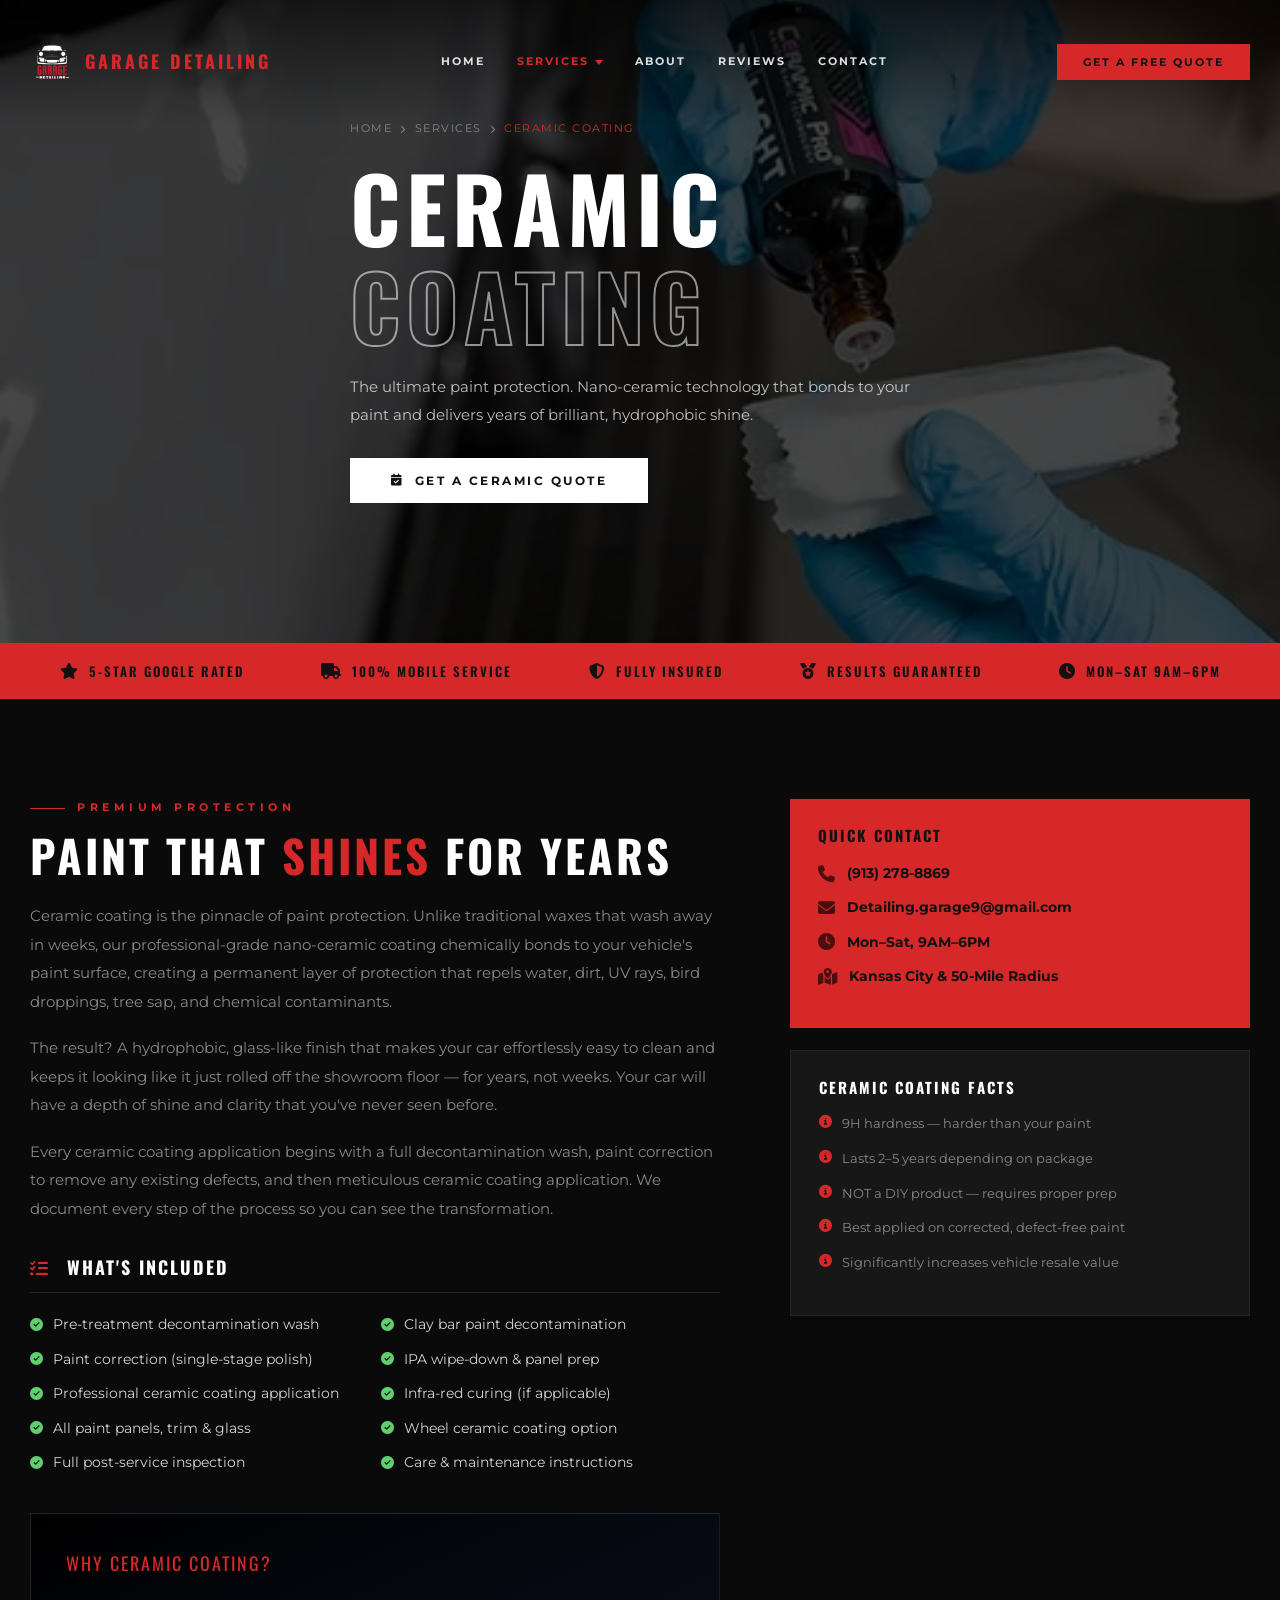
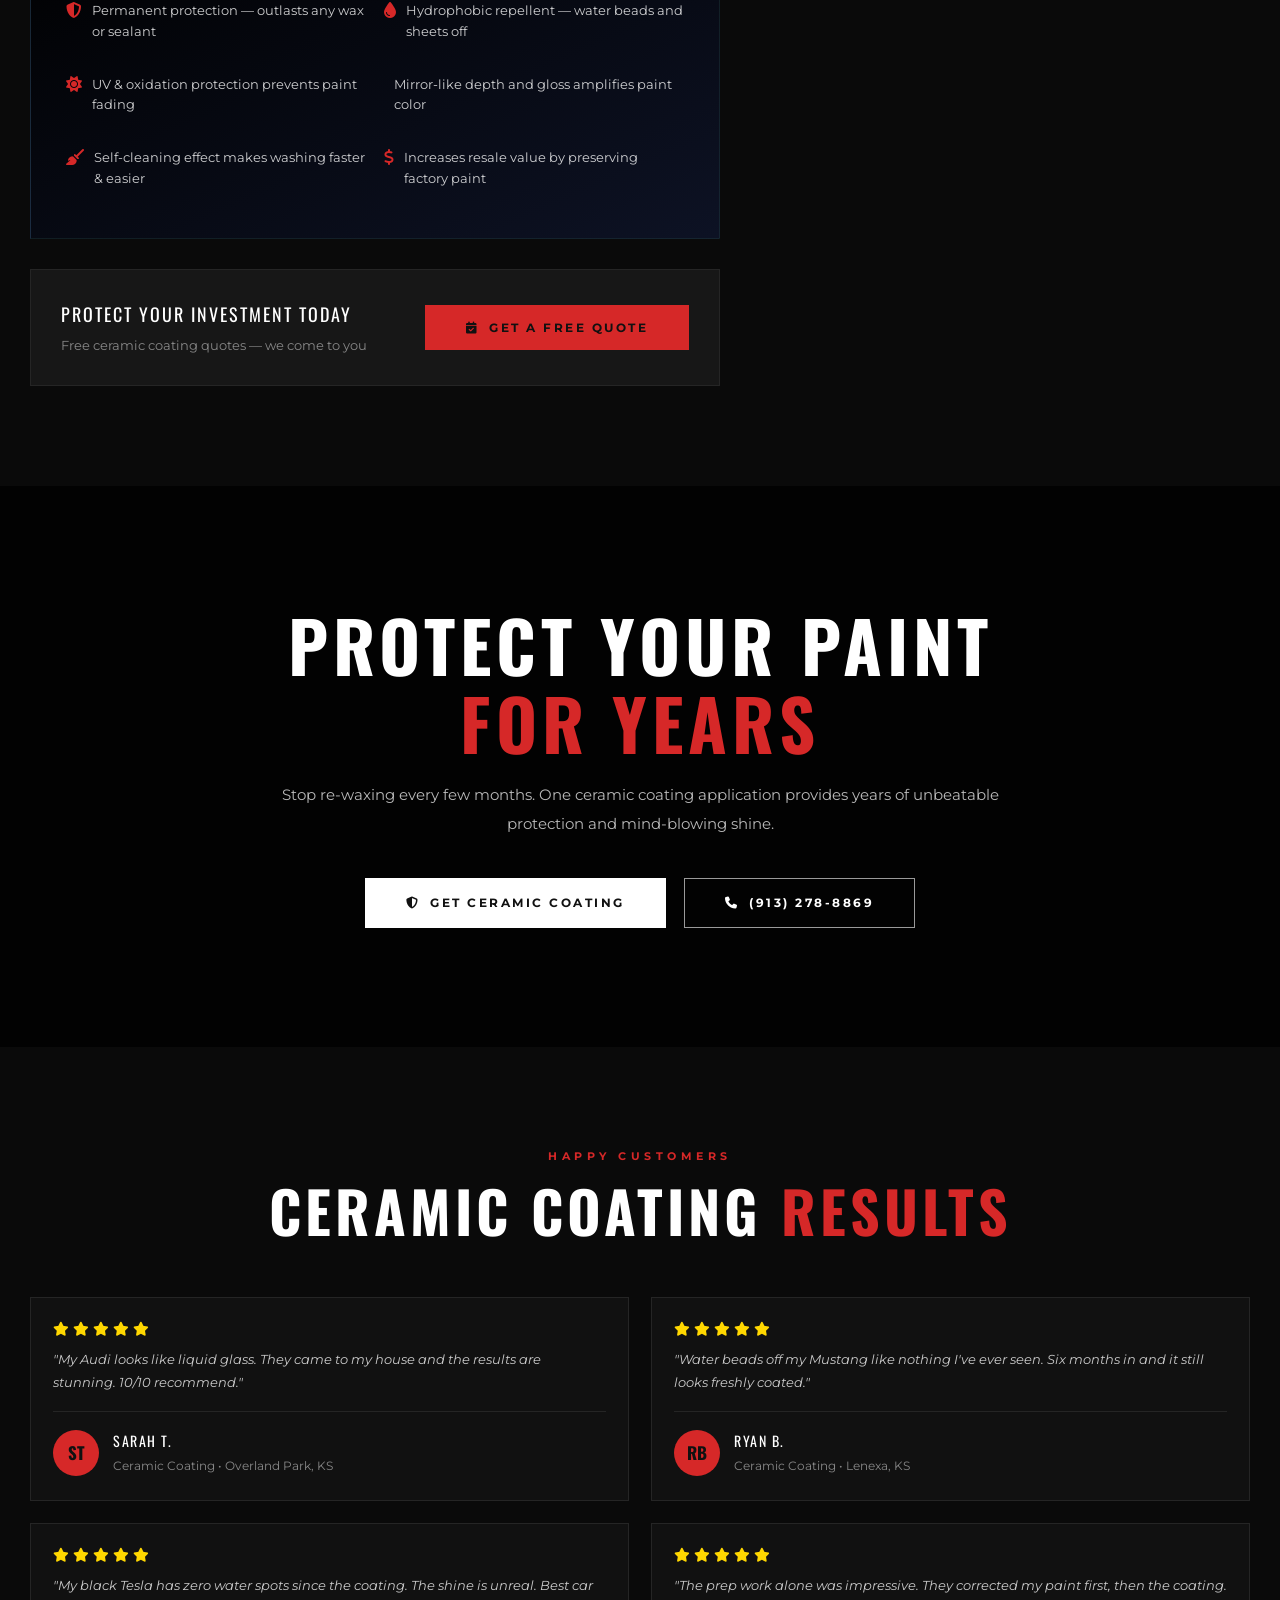
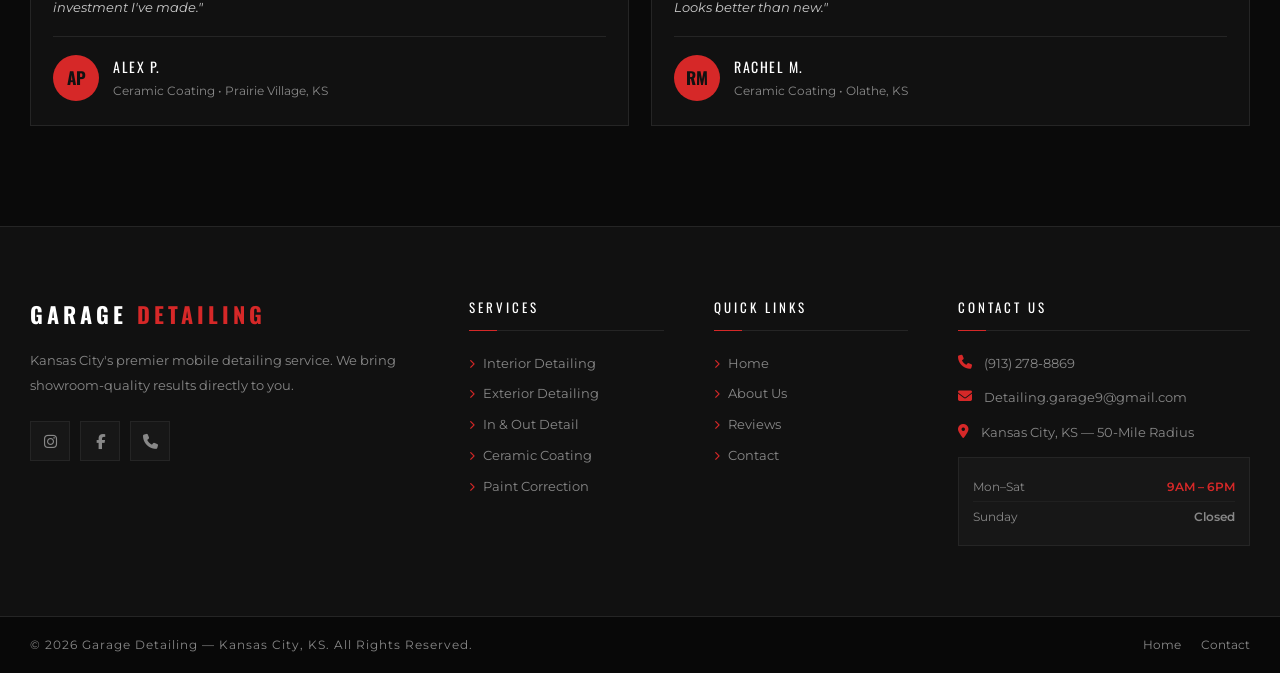
<file: ceramic-coating.html>
<!DOCTYPE html>
<html lang="en">
<head>
  <meta charset="UTF-8" />
  <meta name="viewport" content="width=device-width, initial-scale=1.0" />
  <title>Ceramic Coating — Garage Detailing Kansas City</title>
  <meta name="description" content="Professional mobile ceramic coating in Kansas City. Nano-ceramic protection that bonds to your paint for years of shine. Mobile service. Call (913) 278-8869." />
  <link rel="preconnect" href="https://images.unsplash.com" />
  <link rel="dns-prefetch" href="https://images.unsplash.com" />
  <link rel="preconnect" href="https://fonts.googleapis.com" />
  <link rel="preconnect" href="https://fonts.gstatic.com" crossorigin />
  <link href="https://fonts.googleapis.com/css2?family=Oswald:wght@400;500;600;700&family=Montserrat:wght@300;400;500;600;700&display=swap" rel="stylesheet" />
  <link rel="stylesheet" href="https://cdnjs.cloudflare.com/ajax/libs/font-awesome/6.5.0/css/all.min.css" />
  <link rel="stylesheet" href="css/styles.css" />
</head>
<body>

<nav class="nav" id="nav">
  <div class="nav-inner">
    <a href="index.html" class="nav-logo"><div class="nav-logo-img-wrap"><img src="garage%20detailig.png" alt="" class="nav-logo-img" /></div><span class="nav-logo-text">GARAGE <span>DETAILING</span></span></a>
    <ul class="nav-links">
      <li><a href="index.html">Home</a></li>
      <li class="nav-dropdown"><a href="#" class="active">Services <span class="nav-chevron"></span></a>
        <ul class="nav-dropdown-menu">
          <li><a href="interior-detailing.html"><i class="fas fa-car-rear"></i> Interior Detailing</a></li>
          <li><a href="exterior-detailing.html"><i class="fas fa-spray-can"></i> Exterior Detailing</a></li>
          <li><a href="full-detail.html"><i class="fas fa-star"></i> In &amp; Out Detail</a></li>
          <li><a href="ceramic-coating.html"><i class="fas fa-shield-halved"></i> Ceramic Coating</a></li>
          <li><a href="paint-correction.html"><i class="fas fa-magic"></i> Paint Correction</a></li>
        </ul>
      </li>
      <li><a href="index.html#about">About</a></li>
      <li><a href="index.html#reviews">Reviews</a></li>
      <li><a href="contact.html">Contact</a></li>
    </ul>
    <button class="nav-cta" data-form>Get a Free Quote</button>
    <button class="nav-hamburger" aria-label="Menu"><span></span><span></span><span></span></button>
  </div>
</nav>
<div class="mobile-menu">
  <button class="mobile-menu-close"><i class="fas fa-times"></i></button>
  <div class="mobile-menu-logo"><div class="nav-logo-img-wrap"><img src="garage%20detailig.png" alt="" class="nav-logo-img" /></div><span class="nav-logo-text">GARAGE <span>DETAILING</span></span></div>
  <ul class="mobile-menu-links">
    <li><a href="index.html">Home</a></li>
    <li><a href="#">Services</a><ul class="mobile-sub"><li><a href="interior-detailing.html">Interior Detailing</a></li><li><a href="exterior-detailing.html">Exterior Detailing</a></li><li><a href="full-detail.html">In &amp; Out Detail</a></li><li><a href="ceramic-coating.html">Ceramic Coating</a></li><li><a href="paint-correction.html">Paint Correction</a></li></ul></li>
    <li><a href="index.html#about">About</a></li><li><a href="index.html#reviews">Reviews</a></li><li><a href="contact.html">Contact</a></li>
  </ul>
  <div class="mobile-menu-cta"><button class="btn btn-accent" style="width:100%;justify-content:center;" data-form>Get a Free Quote</button></div>
</div>
<div class="menu-overlay"></div>

<section class="page-hero">
  <div class="page-hero-bg" style="background-image:url('ceramic-coating-for-cars-everything-you-need-to-know.webp');"></div>
  <div class="page-hero-content">
    <div class="breadcrumb"><a href="index.html">Home</a> <i class="fas fa-chevron-right"></i> <a href="index.html#services">Services</a> <i class="fas fa-chevron-right"></i> <span>Ceramic Coating</span></div>
    <h1 class="page-hero-title">CERAMIC<br><span style="-webkit-text-stroke:2px rgba(255,255,255,0.55);color:transparent;">COATING</span></h1>
    <p class="page-hero-desc">The ultimate paint protection. Nano-ceramic technology that bonds to your paint and delivers years of brilliant, hydrophobic shine.</p>
    <button class="btn btn-primary" data-form data-service="Ceramic Coating"><i class="fas fa-calendar-check"></i> Get a Ceramic Quote</button>
  </div>
</section>

<div class="trust-bar">
  <div class="trust-bar-inner">
    <div class="trust-bar-item"><i class="fas fa-star"></i> 5-Star Google Rated</div>
    <div class="trust-bar-item"><i class="fas fa-truck"></i> 100% Mobile Service</div>
    <div class="trust-bar-item"><i class="fas fa-shield-halved"></i> Fully Insured</div>
    <div class="trust-bar-item"><i class="fas fa-medal"></i> Results Guaranteed</div>
    <div class="trust-bar-item"><i class="fas fa-clock"></i> Mon–Sat 9AM–6PM</div>
  </div>
</div>

<section class="service-detail">
  <div class="container">
    <div class="service-detail-grid">
      <div class="service-detail-content" data-aos>
        <span class="section-label">Premium Protection</span>
        <h2 class="section-title">Paint That <span>Shines</span> For Years</h2>
        <p>Ceramic coating is the pinnacle of paint protection. Unlike traditional waxes that wash away in weeks, our professional-grade nano-ceramic coating chemically bonds to your vehicle's paint surface, creating a permanent layer of protection that repels water, dirt, UV rays, bird droppings, tree sap, and chemical contaminants.</p>
        <p>The result? A hydrophobic, glass-like finish that makes your car effortlessly easy to clean and keeps it looking like it just rolled off the showroom floor — for years, not weeks. Your car will have a depth of shine and clarity that you've never seen before.</p>
        <p>Every ceramic coating application begins with a full decontamination wash, paint correction to remove any existing defects, and then meticulous ceramic coating application. We document every step of the process so you can see the transformation.</p>

        <div class="service-includes" style="margin-top:35px;">
          <h3><i class="fas fa-list-check" style="color:var(--primary);margin-right:10px;"></i> What's Included</h3>
          <ul class="includes-list">
            <li><i class="fas fa-check-circle"></i> Pre-treatment decontamination wash</li>
            <li><i class="fas fa-check-circle"></i> Clay bar paint decontamination</li>
            <li><i class="fas fa-check-circle"></i> Paint correction (single-stage polish)</li>
            <li><i class="fas fa-check-circle"></i> IPA wipe-down &amp; panel prep</li>
            <li><i class="fas fa-check-circle"></i> Professional ceramic coating application</li>
            <li><i class="fas fa-check-circle"></i> Infra-red curing (if applicable)</li>
            <li><i class="fas fa-check-circle"></i> All paint panels, trim &amp; glass</li>
            <li><i class="fas fa-check-circle"></i> Wheel ceramic coating option</li>
            <li><i class="fas fa-check-circle"></i> Full post-service inspection</li>
            <li><i class="fas fa-check-circle"></i> Care &amp; maintenance instructions</li>
          </ul>
        </div>

        <!-- Benefits of ceramic -->
        <div style="margin-top:40px;background:var(--gradient);padding:35px;border:1px solid rgba(110,193,228,0.15);">
          <div style="font-family:'Oswald',sans-serif;font-size:18px;letter-spacing:2px;margin-bottom:22px;color:var(--primary);">WHY CERAMIC COATING?</div>
          <div style="display:grid;grid-template-columns:1fr 1fr;gap:18px;">
            <div class="benefit-item"><i class="fas fa-shield-halved" style="color:var(--primary);font-size:16px;margin-top:2px;flex-shrink:0;"></i><span style="font-size:13px;color:rgba(255,255,255,0.8);">Permanent protection — outlasts any wax or sealant</span></div>
            <div class="benefit-item"><i class="fas fa-droplet" style="color:var(--primary);font-size:16px;margin-top:2px;flex-shrink:0;"></i><span style="font-size:13px;color:rgba(255,255,255,0.8);">Hydrophobic repellent — water beads and sheets off</span></div>
            <div class="benefit-item"><i class="fas fa-sun" style="color:var(--primary);font-size:16px;margin-top:2px;flex-shrink:0;"></i><span style="font-size:13px;color:rgba(255,255,255,0.8);">UV &amp; oxidation protection prevents paint fading</span></div>
            <div class="benefit-item"><i class="fas fa-sparkles" style="color:var(--primary);font-size:16px;margin-top:2px;flex-shrink:0;"></i><span style="font-size:13px;color:rgba(255,255,255,0.8);">Mirror-like depth and gloss amplifies paint color</span></div>
            <div class="benefit-item"><i class="fas fa-broom" style="color:var(--primary);font-size:16px;margin-top:2px;flex-shrink:0;"></i><span style="font-size:13px;color:rgba(255,255,255,0.8);">Self-cleaning effect makes washing faster &amp; easier</span></div>
            <div class="benefit-item"><i class="fas fa-dollar-sign" style="color:var(--primary);font-size:16px;margin-top:2px;flex-shrink:0;"></i><span style="font-size:13px;color:rgba(255,255,255,0.8);">Increases resale value by preserving factory paint</span></div>
          </div>
        </div>

        <div style="margin-top:30px;padding:30px;background:var(--bg-section);border:1px solid var(--border);display:flex;justify-content:space-between;align-items:center;flex-wrap:wrap;gap:20px;">
          <div>
            <div style="font-family:'Oswald',sans-serif;font-size:18px;letter-spacing:2px;margin-bottom:6px;">PROTECT YOUR INVESTMENT TODAY</div>
            <div style="font-size:13px;color:var(--muted);">Free ceramic coating quotes — we come to you</div>
          </div>
          <button class="btn btn-accent" data-form data-service="Ceramic Coating"><i class="fas fa-calendar-check"></i> Get a Free Quote</button>
        </div>
      </div>

      <div class="service-sidebar">
        <div class="contact-card" data-aos="fade-left" data-delay="100">
          <h4>QUICK CONTACT</h4>
          <div class="contact-card-item"><i class="fas fa-phone"></i><span>(913) 278-8869</span></div>
          <div class="contact-card-item"><i class="fas fa-envelope"></i><span>Detailing.garage9@gmail.com</span></div>
          <div class="contact-card-item"><i class="fas fa-clock"></i><span>Mon–Sat, 9AM–6PM</span></div>
          <div class="contact-card-item"><i class="fas fa-map-location-dot"></i><span>Kansas City &amp; 50-Mile Radius</span></div>
        </div>
        <div class="service-benefits" data-aos="fade-left" data-delay="200">
          <h4>CERAMIC COATING FACTS</h4>
          <div class="benefit-item"><i class="fas fa-info-circle"></i><span>9H hardness — harder than your paint</span></div>
          <div class="benefit-item"><i class="fas fa-info-circle"></i><span>Lasts 2–5 years depending on package</span></div>
          <div class="benefit-item"><i class="fas fa-info-circle"></i><span>NOT a DIY product — requires proper prep</span></div>
          <div class="benefit-item"><i class="fas fa-info-circle"></i><span>Best applied on corrected, defect-free paint</span></div>
          <div class="benefit-item"><i class="fas fa-info-circle"></i><span>Significantly increases vehicle resale value</span></div>
        </div>
      </div>
    </div>
  </div>
</section>


<section class="cta-section">
  <div class="cta-bg"></div>
  <div class="cta-content">
    <h2 class="section-title">Protect Your Paint <span>For Years</span></h2>
    <p>Stop re-waxing every few months. One ceramic coating application provides years of unbeatable protection and mind-blowing shine.</p>
    <div class="cta-buttons">
      <button class="btn btn-primary" data-form data-service="Ceramic Coating"><i class="fas fa-shield-halved"></i> Get Ceramic Coating</button>
      <a href="tel:9132788869" class="btn btn-outline"><i class="fas fa-phone"></i> (913) 278-8869</a>
    </div>
  </div>
</section>

<section class="testimonials-section">
  <div class="container">
    <div class="text-center section-header"><span class="section-label">Happy Customers</span><h2 class="section-title">Ceramic Coating <span>Results</span></h2></div>
    <div class="testimonials-grid" style="grid-template-columns:repeat(2,1fr);">
      <div class="tcard" data-aos>
        <div class="tcard-stars"><i class="fas fa-star"></i><i class="fas fa-star"></i><i class="fas fa-star"></i><i class="fas fa-star"></i><i class="fas fa-star"></i></div>
        <p class="tcard-text">"My Audi looks like liquid glass. They came to my house and the results are stunning. 10/10 recommend."</p>
        <div class="tcard-author"><div class="tcard-avatar">ST</div><div><div class="tcard-name">Sarah T.</div><div class="tcard-info">Ceramic Coating • Overland Park, KS</div></div></div>
      </div>
      <div class="tcard" data-aos data-delay="100">
        <div class="tcard-stars"><i class="fas fa-star"></i><i class="fas fa-star"></i><i class="fas fa-star"></i><i class="fas fa-star"></i><i class="fas fa-star"></i></div>
        <p class="tcard-text">"Water beads off my Mustang like nothing I've ever seen. Six months in and it still looks freshly coated."</p>
        <div class="tcard-author"><div class="tcard-avatar">RB</div><div><div class="tcard-name">Ryan B.</div><div class="tcard-info">Ceramic Coating • Lenexa, KS</div></div></div>
      </div>
      <div class="tcard" data-aos data-delay="150">
        <div class="tcard-stars"><i class="fas fa-star"></i><i class="fas fa-star"></i><i class="fas fa-star"></i><i class="fas fa-star"></i><i class="fas fa-star"></i></div>
        <p class="tcard-text">"My black Tesla has zero water spots since the coating. The shine is unreal. Best car investment I've made."</p>
        <div class="tcard-author"><div class="tcard-avatar">AP</div><div><div class="tcard-name">Alex P.</div><div class="tcard-info">Ceramic Coating • Prairie Village, KS</div></div></div>
      </div>
      <div class="tcard" data-aos data-delay="200">
        <div class="tcard-stars"><i class="fas fa-star"></i><i class="fas fa-star"></i><i class="fas fa-star"></i><i class="fas fa-star"></i><i class="fas fa-star"></i></div>
        <p class="tcard-text">"The prep work alone was impressive. They corrected my paint first, then the coating. Looks better than new."</p>
        <div class="tcard-author"><div class="tcard-avatar">RM</div><div><div class="tcard-name">Rachel M.</div><div class="tcard-info">Ceramic Coating • Olathe, KS</div></div></div>
      </div>
    </div>
  </div>
</section>

<footer class="footer">
  <div class="footer-top"><div class="container"><div class="footer-grid">
    <div><div class="footer-logo">GARAGE <span>DETAILING</span></div><p class="footer-desc">Kansas City's premier mobile detailing service. We bring showroom-quality results directly to you.</p><div class="footer-social"><a href="https://www.instagram.com/garage_detailing9" target="_blank" rel="noopener"><i class="fab fa-instagram"></i></a><a href="https://facebook.com/share/1AmkAeQGTT/" target="_blank" rel="noopener"><i class="fab fa-facebook-f"></i></a><a href="tel:9132788869"><i class="fas fa-phone"></i></a></div></div>
    <div><div class="footer-col-title">Services</div><ul class="footer-links"><li><a href="interior-detailing.html"><i class="fas fa-chevron-right"></i> Interior Detailing</a></li><li><a href="exterior-detailing.html"><i class="fas fa-chevron-right"></i> Exterior Detailing</a></li><li><a href="full-detail.html"><i class="fas fa-chevron-right"></i> In &amp; Out Detail</a></li><li><a href="ceramic-coating.html"><i class="fas fa-chevron-right"></i> Ceramic Coating</a></li><li><a href="paint-correction.html"><i class="fas fa-chevron-right"></i> Paint Correction</a></li></ul></div>
    <div><div class="footer-col-title">Quick Links</div><ul class="footer-links"><li><a href="index.html"><i class="fas fa-chevron-right"></i> Home</a></li><li><a href="index.html#about"><i class="fas fa-chevron-right"></i> About Us</a></li><li><a href="index.html#reviews"><i class="fas fa-chevron-right"></i> Reviews</a></li><li><a href="contact.html"><i class="fas fa-chevron-right"></i> Contact</a></li></ul></div>
    <div><div class="footer-col-title">Contact Us</div><div class="fcontact-item"><i class="fas fa-phone"></i><span><a href="tel:9132788869">(913) 278-8869</a></span></div><div class="fcontact-item"><i class="fas fa-envelope"></i><span><a href="mailto:Detailing.garage9@gmail.com">Detailing.garage9@gmail.com</a></span></div><div class="fcontact-item"><i class="fas fa-location-dot"></i><span>Kansas City, KS — 50-Mile Radius</span></div><div class="footer-hours"><div class="fhours-row"><span class="fhours-day">Mon–Sat</span><span class="fhours-time">9AM – 6PM</span></div><div class="fhours-row"><span class="fhours-day">Sunday</span><span class="fhours-time" style="color:var(--muted);">Closed</span></div></div></div>
  </div></div></div>
  <div class="footer-bottom"><div class="footer-bottom-inner"><div class="footer-copy">&copy; 2026 Garage Detailing — Kansas City, KS. All Rights Reserved.</div><div class="footer-bottom-links"><a href="index.html">Home</a><a href="contact.html">Contact</a></div></div></div>
</footer>

<div class="modal-overlay" id="leadModal">
  <div class="modal-box">
    <button class="modal-close"><i class="fas fa-times"></i></button>
    <div class="modal-header"><h3>GET YOUR FREE QUOTE</h3><p>Takes less than 60 seconds &bull; No obligation</p></div>
    <div class="modal-progress"><div class="step-ind active">1. Service</div><div class="step-ind">2. Timeline</div><div class="step-ind">3. Contact</div><div class="step-ind">4. Referral</div></div>
    <div class="modal-body">
      <div class="form-step active" data-step="1"><h4>What service do you need?</h4><div class="opt-grid"><button class="opt-btn" data-group="service" data-val="Interior Detailing"><i class="fas fa-car-rear"></i> Interior Detailing</button><button class="opt-btn" data-group="service" data-val="Exterior Detailing"><i class="fas fa-spray-can"></i> Exterior Detailing</button><button class="opt-btn" data-group="service" data-val="In & Out Detail"><i class="fas fa-star"></i> In &amp; Out Detail</button><button class="opt-btn" data-group="service" data-val="Ceramic Coating"><i class="fas fa-shield-halved"></i> Ceramic Coating</button><button class="opt-btn" data-group="service" data-val="Paint Correction"><i class="fas fa-wand-magic-sparkles"></i> Paint Correction</button><button class="opt-btn" data-group="service" data-val="Not Sure"><i class="fas fa-question-circle"></i> Not Sure Yet</button></div><div class="form-footer"><span class="step-count">Step 1 of 4</span><button class="btn-next">Next <i class="fas fa-arrow-right" style="font-size:11px;margin-left:6px;"></i></button></div></div>
      <div class="form-step" data-step="2"><h4>When do you need it done?</h4><div class="opt-grid"><button class="opt-btn" data-group="timeline" data-val="ASAP"><i class="fas fa-bolt"></i> ASAP</button><button class="opt-btn" data-group="timeline" data-val="This Week"><i class="fas fa-calendar-week"></i> This Week</button><button class="opt-btn" data-group="timeline" data-val="This Month"><i class="fas fa-calendar"></i> This Month</button><button class="opt-btn" data-group="timeline" data-val="Flexible"><i class="fas fa-clock"></i> I'm Flexible</button></div><div class="form-footer"><button class="btn-prev"><i class="fas fa-arrow-left" style="font-size:11px;margin-right:6px;"></i> Back</button><span class="step-count">Step 2 of 4</span><button class="btn-next">Next <i class="fas fa-arrow-right" style="font-size:11px;margin-left:6px;"></i></button></div></div>
      <div class="form-step" data-step="3"><h4>Your contact information</h4><div class="form-group"><label>Full Name *</label><input type="text" id="contact-name" placeholder="John Smith" /></div><div class="form-row"><div class="form-group"><label>Phone Number *</label><input type="tel" id="contact-phone" placeholder="(913) 555-0100" /></div><div class="form-group"><label>Email Address *</label><input type="email" id="contact-email" placeholder="john@email.com" /></div></div><div class="form-group"><label>Vehicle (Year, Make, Model)</label><input type="text" id="contact-vehicle" placeholder="e.g. 2022 Ford F-150" /></div><div class="form-footer"><button class="btn-prev"><i class="fas fa-arrow-left" style="font-size:11px;margin-right:6px;"></i> Back</button><span class="step-count">Step 3 of 4</span><button class="btn-next">Next <i class="fas fa-arrow-right" style="font-size:11px;margin-left:6px;"></i></button></div></div>
      <div class="form-step" data-step="4"><h4>How did you find us?</h4><div class="opt-grid"><button class="opt-btn" data-group="referral" data-val="Google"><i class="fab fa-google"></i> Google Search</button><button class="opt-btn" data-group="referral" data-val="Facebook"><i class="fab fa-facebook"></i> Facebook</button><button class="opt-btn" data-group="referral" data-val="Instagram"><i class="fab fa-instagram"></i> Instagram</button><button class="opt-btn" data-group="referral" data-val="Friend/Family"><i class="fas fa-user-friends"></i> Friend / Family</button><button class="opt-btn" data-group="referral" data-val="Repeat Customer"><i class="fas fa-heart"></i> Returning Customer</button><button class="opt-btn" data-group="referral" data-val="Other"><i class="fas fa-ellipsis"></i> Other</button></div><div class="form-footer"><button class="btn-prev"><i class="fas fa-arrow-left" style="font-size:11px;margin-right:6px;"></i> Back</button><span class="step-count">Step 4 of 4</span><button class="btn-submit"><i class="fas fa-paper-plane" style="margin-right:8px;"></i> Submit Request</button></div></div>
    </div>
    <div class="form-success"><div class="form-success-icon"><i class="fas fa-circle-check"></i></div><h3>REQUEST RECEIVED!</h3><p>Thanks! We'll reach out within a few hours to confirm your appointment.<br><br>Questions? Call/text <strong><a href="tel:9132788869" style="color:var(--primary);">(913) 278-8869</a></strong></p></div>
  </div>
</div>

<script src="js/main.js"></script>
</body>
</html>
</file>
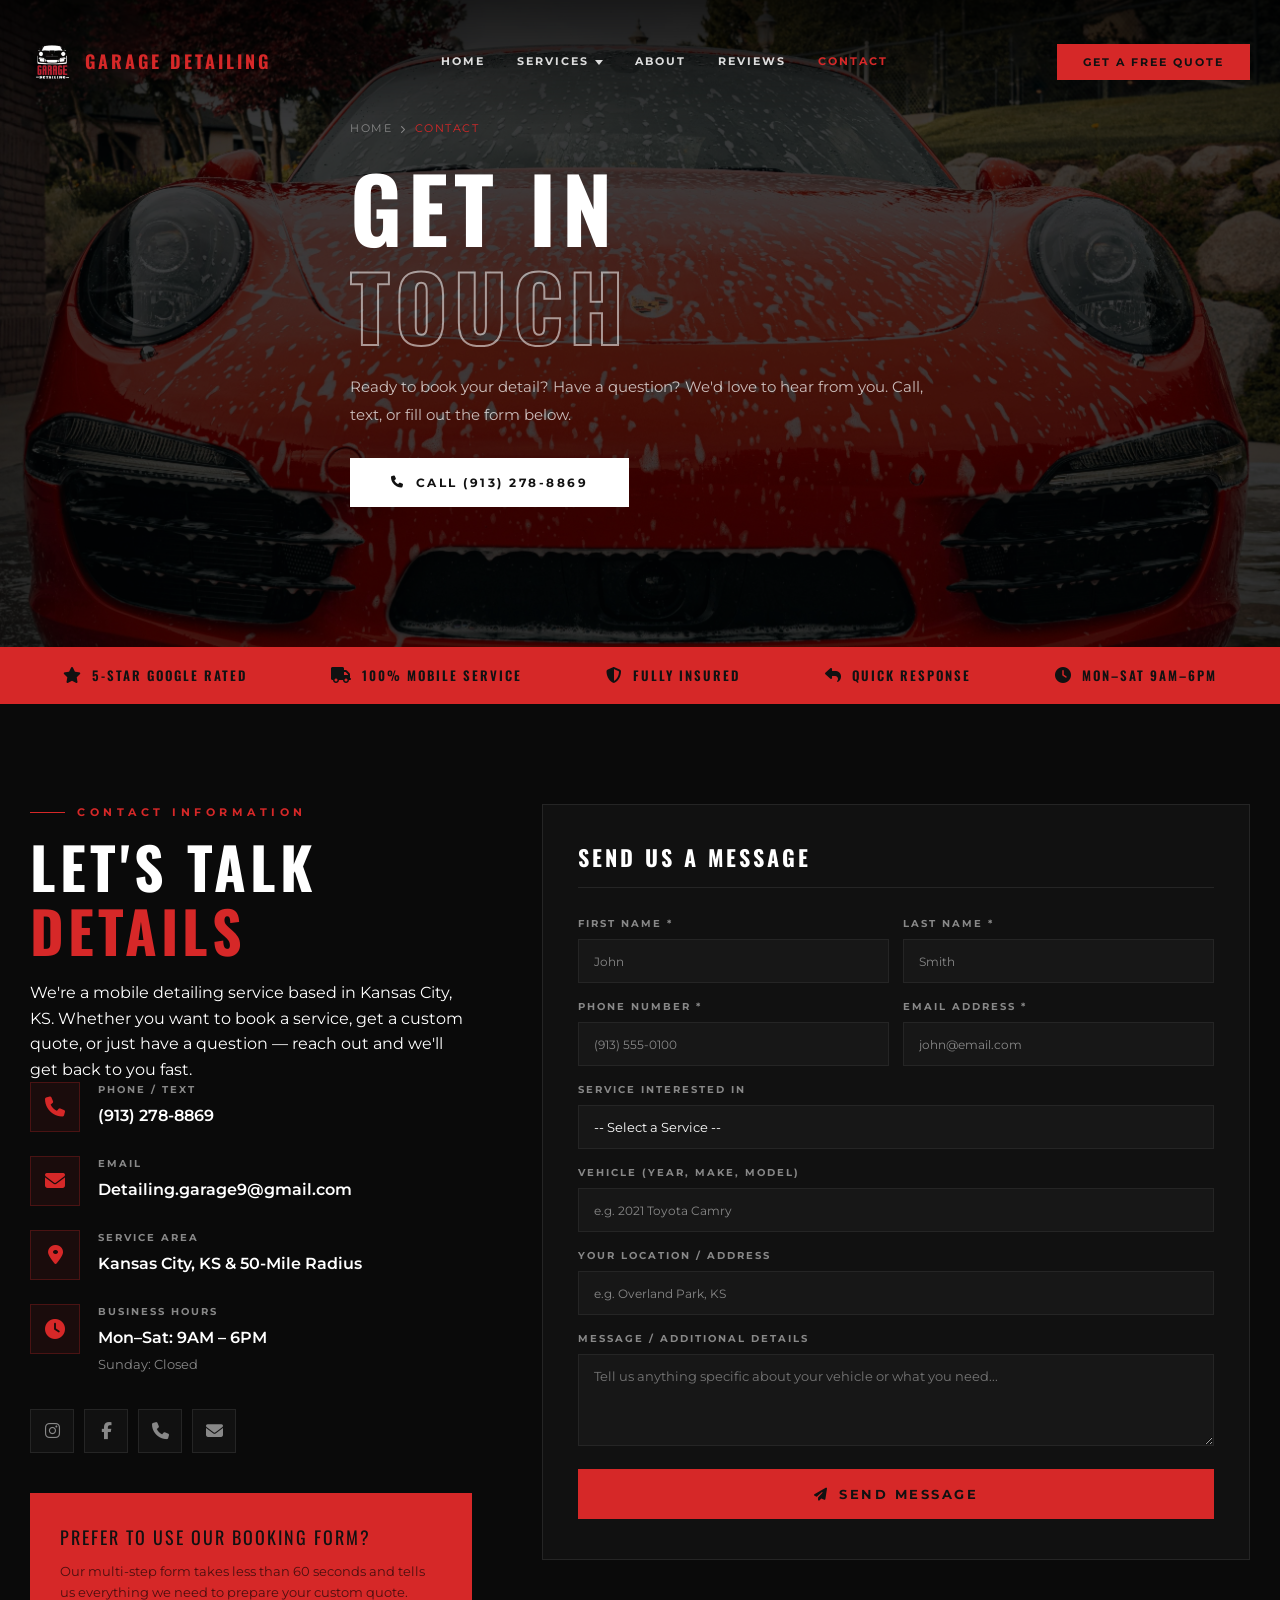
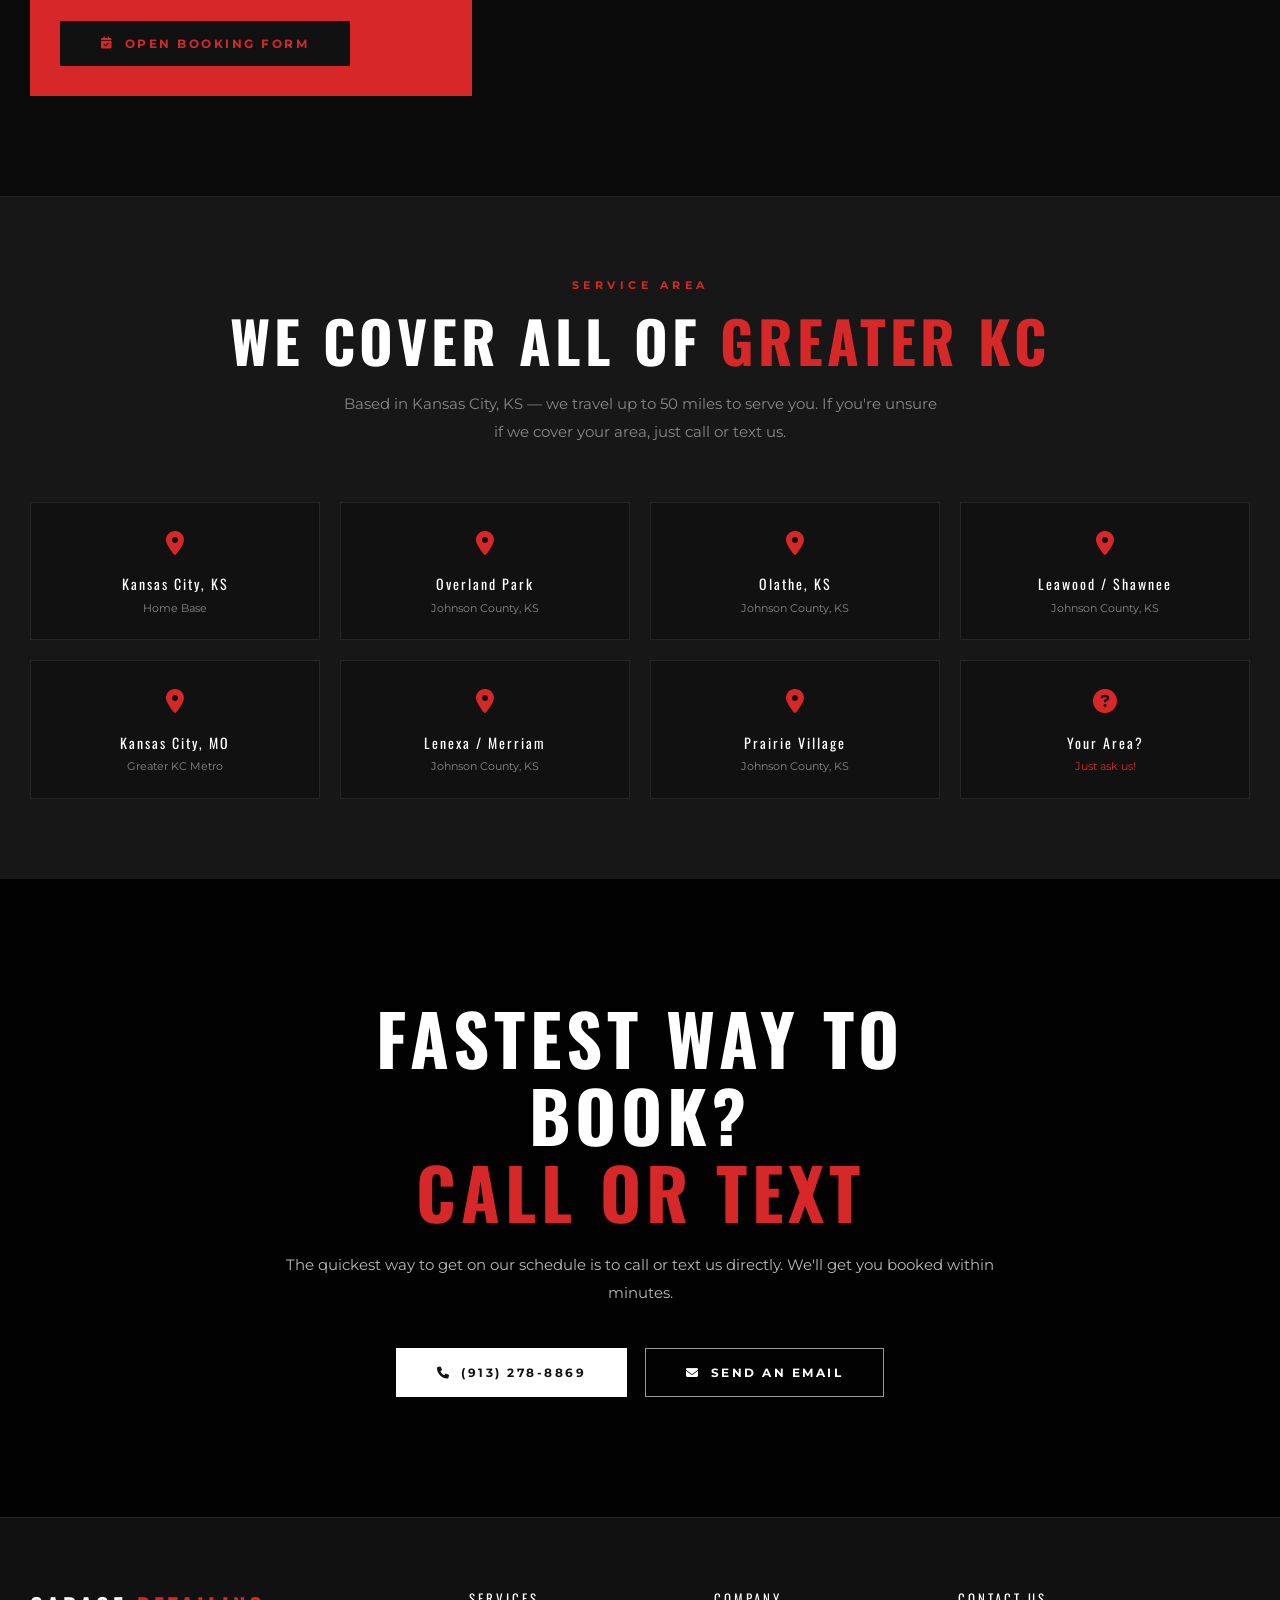
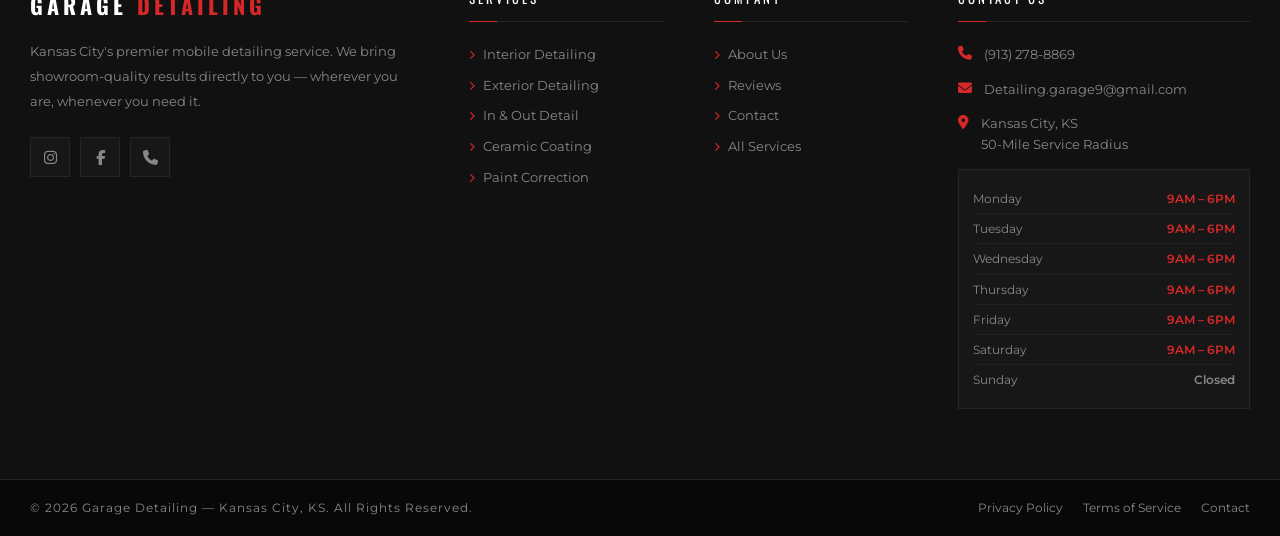
<file: contact.html>
<!DOCTYPE html>
<html lang="en">
<head>
  <meta charset="UTF-8" />
  <meta name="viewport" content="width=device-width, initial-scale=1.0" />
  <title>Contact Us — Garage Detailing Kansas City</title>
  <meta name="description" content="Contact Garage Detailing in Kansas City. Call or text (913) 278-8869. Mobile detailing Mon–Sat 9AM–6PM. Get a free quote online." />
  <link rel="preconnect" href="https://images.unsplash.com" />
  <link rel="dns-prefetch" href="https://images.unsplash.com" />
  <link rel="preconnect" href="https://fonts.googleapis.com" />
  <link rel="preconnect" href="https://fonts.gstatic.com" crossorigin />
  <link href="https://fonts.googleapis.com/css2?family=Oswald:wght@400;500;600;700&family=Montserrat:wght@300;400;500;600;700&display=swap" rel="stylesheet" />
  <link rel="stylesheet" href="https://cdnjs.cloudflare.com/ajax/libs/font-awesome/6.5.0/css/all.min.css" />
  <link rel="stylesheet" href="css/styles.css" />
</head>
<body>

<nav class="nav" id="nav">
  <div class="nav-inner">
    <a href="index.html" class="nav-logo"><div class="nav-logo-img-wrap"><img src="garage%20detailig.png" alt="" class="nav-logo-img" /></div><span class="nav-logo-text">GARAGE <span>DETAILING</span></span></a>
    <ul class="nav-links">
      <li><a href="index.html">Home</a></li>
      <li class="nav-dropdown"><a href="#">Services <span class="nav-chevron"></span></a>
        <ul class="nav-dropdown-menu">
          <li><a href="interior-detailing.html"><i class="fas fa-car-rear"></i> Interior Detailing</a></li>
          <li><a href="exterior-detailing.html"><i class="fas fa-spray-can"></i> Exterior Detailing</a></li>
          <li><a href="full-detail.html"><i class="fas fa-star"></i> In &amp; Out Detail</a></li>
          <li><a href="ceramic-coating.html"><i class="fas fa-shield-halved"></i> Ceramic Coating</a></li>
          <li><a href="paint-correction.html"><i class="fas fa-magic"></i> Paint Correction</a></li>
        </ul>
      </li>
      <li><a href="index.html#about">About</a></li>
      <li><a href="index.html#reviews">Reviews</a></li>
      <li><a href="contact.html" class="active">Contact</a></li>
    </ul>
    <button class="nav-cta" data-form>Get a Free Quote</button>
    <button class="nav-hamburger" aria-label="Menu"><span></span><span></span><span></span></button>
  </div>
</nav>
<div class="mobile-menu">
  <button class="mobile-menu-close"><i class="fas fa-times"></i></button>
  <div class="mobile-menu-logo"><div class="nav-logo-img-wrap"><img src="garage%20detailig.png" alt="" class="nav-logo-img" /></div><span class="nav-logo-text">GARAGE <span>DETAILING</span></span></div>
  <ul class="mobile-menu-links">
    <li><a href="index.html">Home</a></li>
    <li><a href="#">Services</a><ul class="mobile-sub"><li><a href="interior-detailing.html">Interior Detailing</a></li><li><a href="exterior-detailing.html">Exterior Detailing</a></li><li><a href="full-detail.html">In &amp; Out Detail</a></li><li><a href="ceramic-coating.html">Ceramic Coating</a></li><li><a href="paint-correction.html">Paint Correction</a></li></ul></li>
    <li><a href="index.html#about">About</a></li><li><a href="index.html#reviews">Reviews</a></li><li><a href="contact.html">Contact</a></li>
  </ul>
  <div class="mobile-menu-cta"><button class="btn btn-accent" style="width:100%;justify-content:center;" data-form>Get a Free Quote</button></div>
</div>
<div class="menu-overlay"></div>

<!-- PAGE HERO -->
<section class="page-hero">
  <div class="page-hero-bg" style="background-image:url('pexels-isaac-mitchell-278678383-17356573.jpg');"></div>
  <div class="page-hero-content">
    <div class="breadcrumb"><a href="index.html">Home</a> <i class="fas fa-chevron-right"></i> <span>Contact</span></div>
    <h1 class="page-hero-title">GET IN<br><span style="-webkit-text-stroke:2px rgba(255,255,255,0.55);color:transparent;">TOUCH</span></h1>
    <p class="page-hero-desc">Ready to book your detail? Have a question? We'd love to hear from you. Call, text, or fill out the form below.</p>
    <a href="tel:9132788869" class="btn btn-primary"><i class="fas fa-phone"></i> Call (913) 278-8869</a>
  </div>
</section>

<!-- TRUST BAR -->
<div class="trust-bar">
  <div class="trust-bar-inner">
    <div class="trust-bar-item"><i class="fas fa-star"></i> 5-Star Google Rated</div>
    <div class="trust-bar-item"><i class="fas fa-truck"></i> 100% Mobile Service</div>
    <div class="trust-bar-item"><i class="fas fa-shield-halved"></i> Fully Insured</div>
    <div class="trust-bar-item"><i class="fas fa-reply"></i> Quick Response</div>
    <div class="trust-bar-item"><i class="fas fa-clock"></i> Mon–Sat 9AM–6PM</div>
  </div>
</div>

<!-- CONTACT SECTION -->
<section class="contact-section">
  <div class="container">
    <div class="contact-grid">
      <!-- Left: Info -->
      <div data-aos="fade-right">
        <span class="section-label">Contact Information</span>
        <h2 class="section-title">Let's Talk <span>Details</span></h2>
        <p>We're a mobile detailing service based in Kansas City, KS. Whether you want to book a service, get a custom quote, or just have a question — reach out and we'll get back to you fast.</p>

        <div class="contact-items">
          <div class="citem">
            <div class="citem-icon"><i class="fas fa-phone"></i></div>
            <div>
              <div class="citem-label">Phone / Text</div>
              <div class="citem-value"><a href="tel:9132788869">(913) 278-8869</a></div>
            </div>
          </div>
          <div class="citem">
            <div class="citem-icon"><i class="fas fa-envelope"></i></div>
            <div>
              <div class="citem-label">Email</div>
              <div class="citem-value"><a href="mailto:Detailing.garage9@gmail.com">Detailing.garage9@gmail.com</a></div>
            </div>
          </div>
          <div class="citem">
            <div class="citem-icon"><i class="fas fa-location-dot"></i></div>
            <div>
              <div class="citem-label">Service Area</div>
              <div class="citem-value">Kansas City, KS &amp; 50-Mile Radius</div>
            </div>
          </div>
          <div class="citem">
            <div class="citem-icon"><i class="fas fa-clock"></i></div>
            <div>
              <div class="citem-label">Business Hours</div>
              <div class="citem-value">Mon–Sat: 9AM – 6PM<br><span style="font-size:13px;color:var(--muted);font-weight:400;">Sunday: Closed</span></div>
            </div>
          </div>
        </div>

        <div class="contact-social">
          <a href="https://www.instagram.com/garage_detailing9" target="_blank" rel="noopener" title="Instagram"><i class="fab fa-instagram"></i></a>
          <a href="https://facebook.com/share/1AmkAeQGTT/" target="_blank" rel="noopener" title="Facebook"><i class="fab fa-facebook-f"></i></a>
          <a href="tel:9132788869" title="Phone"><i class="fas fa-phone"></i></a>
          <a href="mailto:Detailing.garage9@gmail.com" title="Email"><i class="fas fa-envelope"></i></a>
        </div>

        <!-- Quick CTA -->
        <div style="margin-top:40px;background:var(--primary);padding:30px;">
          <div style="font-family:'Oswald',sans-serif;font-size:18px;letter-spacing:2px;color:#111;margin-bottom:10px;">PREFER TO USE OUR BOOKING FORM?</div>
          <p style="font-size:13px;color:rgba(0,0,0,0.65);margin-bottom:18px;">Our multi-step form takes less than 60 seconds and tells us everything we need to prepare your custom quote.</p>
          <button class="btn" style="background:#111;color:var(--primary);border-color:#111;" data-form><i class="fas fa-calendar-check"></i> Open Booking Form</button>
        </div>
      </div>

      <!-- Right: Contact Form -->
      <div class="inline-form" data-aos="fade-left">
        <h3>SEND US A MESSAGE</h3>
        <form>
          <div class="form-row">
            <div class="form-group">
              <label>First Name *</label>
              <input type="text" name="fname" placeholder="John" required />
            </div>
            <div class="form-group">
              <label>Last Name *</label>
              <input type="text" name="lname" placeholder="Smith" required />
            </div>
          </div>
          <div class="form-row">
            <div class="form-group">
              <label>Phone Number *</label>
              <input type="tel" name="phone" placeholder="(913) 555-0100" required
                pattern="[\+]?[(]?[0-9]{3}[)]?[-\s\.]?[0-9]{3}[-\s\.]?[0-9]{4,6}"
                title="Enter a valid phone number, e.g. (913) 555-0100" />
            </div>
            <div class="form-group">
              <label>Email Address *</label>
              <input type="email" name="email" placeholder="john@email.com" required
                pattern="[a-zA-Z0-9._%+\-]+@[a-zA-Z0-9.\-]+\.[a-zA-Z]{2,}"
                title="Enter a valid email address, e.g. john@example.com" />
            </div>
          </div>
          <div class="form-group">
            <label>Service Interested In</label>
            <select name="service">
              <option value="">-- Select a Service --</option>
              <option value="Interior Detailing">Interior Detailing</option>
              <option value="Exterior Detailing">Exterior Detailing</option>
              <option value="In & Out Detail">In &amp; Out Full Detail</option>
              <option value="Ceramic Coating">Ceramic Coating</option>
              <option value="Paint Correction">Paint Correction</option>
              <option value="Not Sure">Not Sure Yet</option>
            </select>
          </div>
          <div class="form-group">
            <label>Vehicle (Year, Make, Model)</label>
            <input type="text" name="vehicle" placeholder="e.g. 2021 Toyota Camry" />
          </div>
          <div class="form-group">
            <label>Your Location / Address</label>
            <input type="text" name="location" placeholder="e.g. Overland Park, KS" />
          </div>
          <div class="form-group">
            <label>Message / Additional Details</label>
            <textarea name="message" rows="4" placeholder="Tell us anything specific about your vehicle or what you need..." style="width:100%;padding:13px 15px;background:var(--bg-section);border:1px solid var(--border);color:var(--white);font-family:'Montserrat',sans-serif;font-size:13px;outline:none;resize:vertical;transition:border-color 0.3s;border-radius:0;" onfocus="this.style.borderColor='var(--primary)'" onblur="this.style.borderColor='var(--border)'"></textarea>
          </div>
          <div class="form-group" style="margin-bottom:0;">
            <button type="submit" class="btn btn-accent" style="width:100%;justify-content:center;font-size:13px;padding:16px;"><i class="fas fa-paper-plane"></i> Send Message</button>
          </div>
        </form>
      </div>
    </div>
  </div>
</section>

<!-- SERVICE AREA MAP SECTION -->
<section style="background:var(--bg-section);padding:80px 0;border-top:1px solid var(--border);">
  <div class="container">
    <div class="text-center section-header">
      <span class="section-label">Service Area</span>
      <h2 class="section-title">We Cover All of <span>Greater KC</span></h2>
      <p class="section-desc">Based in Kansas City, KS — we travel up to 50 miles to serve you. If you're unsure if we cover your area, just call or text us.</p>
    </div>
    <div style="display:grid;grid-template-columns:repeat(4,1fr);gap:20px;margin-top:40px;" data-aos>
      <div style="background:var(--bg-card);border:1px solid var(--border);padding:22px 18px;text-align:center;">
        <div style="font-size:24px;color:var(--primary);margin-bottom:10px;"><i class="fas fa-location-dot"></i></div>
        <div style="font-family:'Oswald',sans-serif;font-size:14px;letter-spacing:2px;">Kansas City, KS</div>
        <div style="font-size:11px;color:var(--muted);margin-top:4px;">Home Base</div>
      </div>
      <div style="background:var(--bg-card);border:1px solid var(--border);padding:22px 18px;text-align:center;" data-aos data-delay="80">
        <div style="font-size:24px;color:var(--primary);margin-bottom:10px;"><i class="fas fa-location-dot"></i></div>
        <div style="font-family:'Oswald',sans-serif;font-size:14px;letter-spacing:2px;">Overland Park</div>
        <div style="font-size:11px;color:var(--muted);margin-top:4px;">Johnson County, KS</div>
      </div>
      <div style="background:var(--bg-card);border:1px solid var(--border);padding:22px 18px;text-align:center;" data-aos data-delay="160">
        <div style="font-size:24px;color:var(--primary);margin-bottom:10px;"><i class="fas fa-location-dot"></i></div>
        <div style="font-family:'Oswald',sans-serif;font-size:14px;letter-spacing:2px;">Olathe, KS</div>
        <div style="font-size:11px;color:var(--muted);margin-top:4px;">Johnson County, KS</div>
      </div>
      <div style="background:var(--bg-card);border:1px solid var(--border);padding:22px 18px;text-align:center;" data-aos data-delay="240">
        <div style="font-size:24px;color:var(--primary);margin-bottom:10px;"><i class="fas fa-location-dot"></i></div>
        <div style="font-family:'Oswald',sans-serif;font-size:14px;letter-spacing:2px;">Leawood / Shawnee</div>
        <div style="font-size:11px;color:var(--muted);margin-top:4px;">Johnson County, KS</div>
      </div>
      <div style="background:var(--bg-card);border:1px solid var(--border);padding:22px 18px;text-align:center;" data-aos data-delay="80">
        <div style="font-size:24px;color:var(--primary);margin-bottom:10px;"><i class="fas fa-location-dot"></i></div>
        <div style="font-family:'Oswald',sans-serif;font-size:14px;letter-spacing:2px;">Kansas City, MO</div>
        <div style="font-size:11px;color:var(--muted);margin-top:4px;">Greater KC Metro</div>
      </div>
      <div style="background:var(--bg-card);border:1px solid var(--border);padding:22px 18px;text-align:center;" data-aos data-delay="160">
        <div style="font-size:24px;color:var(--primary);margin-bottom:10px;"><i class="fas fa-location-dot"></i></div>
        <div style="font-family:'Oswald',sans-serif;font-size:14px;letter-spacing:2px;">Lenexa / Merriam</div>
        <div style="font-size:11px;color:var(--muted);margin-top:4px;">Johnson County, KS</div>
      </div>
      <div style="background:var(--bg-card);border:1px solid var(--border);padding:22px 18px;text-align:center;" data-aos data-delay="240">
        <div style="font-size:24px;color:var(--primary);margin-bottom:10px;"><i class="fas fa-location-dot"></i></div>
        <div style="font-family:'Oswald',sans-serif;font-size:14px;letter-spacing:2px;">Prairie Village</div>
        <div style="font-size:11px;color:var(--muted);margin-top:4px;">Johnson County, KS</div>
      </div>
      <div style="background:var(--bg-card);border:1px solid var(--border);padding:22px 18px;text-align:center;" data-aos data-delay="320">
        <div style="font-size:24px;color:var(--primary);margin-bottom:10px;"><i class="fas fa-circle-question"></i></div>
        <div style="font-family:'Oswald',sans-serif;font-size:14px;letter-spacing:2px;">Your Area?</div>
        <div style="font-size:11px;color:var(--muted);margin-top:4px;"><a href="tel:9132788869" style="color:var(--primary);">Just ask us!</a></div>
      </div>
    </div>
  </div>
</section>

<!-- BOTTOM CTA -->
<section class="cta-section">
  <div class="cta-bg"></div>
  <div class="cta-content">
    <h2 class="section-title">Fastest Way to Book?<br><span>Call or Text</span></h2>
    <p>The quickest way to get on our schedule is to call or text us directly. We'll get you booked within minutes.</p>
    <div class="cta-buttons">
      <a href="tel:9132788869" class="btn btn-primary"><i class="fas fa-phone"></i> (913) 278-8869</a>
      <a href="mailto:Detailing.garage9@gmail.com" class="btn btn-outline"><i class="fas fa-envelope"></i> Send an Email</a>
    </div>
  </div>
</section>

<!-- FOOTER -->
<footer class="footer">
  <div class="footer-top"><div class="container"><div class="footer-grid">
    <div><div class="footer-logo">GARAGE <span>DETAILING</span></div><p class="footer-desc">Kansas City's premier mobile detailing service. We bring showroom-quality results directly to you — wherever you are, whenever you need it.</p><div class="footer-social"><a href="https://www.instagram.com/garage_detailing9" target="_blank" rel="noopener"><i class="fab fa-instagram"></i></a><a href="https://facebook.com/share/1AmkAeQGTT/" target="_blank" rel="noopener"><i class="fab fa-facebook-f"></i></a><a href="tel:9132788869"><i class="fas fa-phone"></i></a></div></div>
    <div><div class="footer-col-title">Services</div><ul class="footer-links"><li><a href="interior-detailing.html"><i class="fas fa-chevron-right"></i> Interior Detailing</a></li><li><a href="exterior-detailing.html"><i class="fas fa-chevron-right"></i> Exterior Detailing</a></li><li><a href="full-detail.html"><i class="fas fa-chevron-right"></i> In &amp; Out Detail</a></li><li><a href="ceramic-coating.html"><i class="fas fa-chevron-right"></i> Ceramic Coating</a></li><li><a href="paint-correction.html"><i class="fas fa-chevron-right"></i> Paint Correction</a></li></ul></div>
    <div><div class="footer-col-title">Company</div><ul class="footer-links"><li><a href="index.html#about"><i class="fas fa-chevron-right"></i> About Us</a></li><li><a href="index.html#reviews"><i class="fas fa-chevron-right"></i> Reviews</a></li><li><a href="contact.html"><i class="fas fa-chevron-right"></i> Contact</a></li><li><a href="index.html#services"><i class="fas fa-chevron-right"></i> All Services</a></li></ul></div>
    <div><div class="footer-col-title">Contact Us</div>
      <div class="fcontact-item"><i class="fas fa-phone"></i><span><a href="tel:9132788869">(913) 278-8869</a></span></div>
      <div class="fcontact-item"><i class="fas fa-envelope"></i><span><a href="mailto:Detailing.garage9@gmail.com">Detailing.garage9@gmail.com</a></span></div>
      <div class="fcontact-item"><i class="fas fa-location-dot"></i><span>Kansas City, KS<br>50-Mile Service Radius</span></div>
      <div class="footer-hours">
        <div class="fhours-row"><span class="fhours-day">Monday</span><span class="fhours-time">9AM – 6PM</span></div>
        <div class="fhours-row"><span class="fhours-day">Tuesday</span><span class="fhours-time">9AM – 6PM</span></div>
        <div class="fhours-row"><span class="fhours-day">Wednesday</span><span class="fhours-time">9AM – 6PM</span></div>
        <div class="fhours-row"><span class="fhours-day">Thursday</span><span class="fhours-time">9AM – 6PM</span></div>
        <div class="fhours-row"><span class="fhours-day">Friday</span><span class="fhours-time">9AM – 6PM</span></div>
        <div class="fhours-row"><span class="fhours-day">Saturday</span><span class="fhours-time">9AM – 6PM</span></div>
        <div class="fhours-row"><span class="fhours-day">Sunday</span><span class="fhours-time" style="color:var(--muted);">Closed</span></div>
      </div>
    </div>
  </div></div></div>
  <div class="footer-bottom"><div class="footer-bottom-inner"><div class="footer-copy">&copy; 2026 Garage Detailing — Kansas City, KS. All Rights Reserved.</div><div class="footer-bottom-links"><a href="#">Privacy Policy</a><a href="#">Terms of Service</a><a href="contact.html">Contact</a></div></div></div>
</footer>

<!-- MODAL (same on every page) -->
<div class="modal-overlay" id="leadModal">
  <div class="modal-box">
    <button class="modal-close"><i class="fas fa-times"></i></button>
    <div class="modal-header"><h3>GET YOUR FREE QUOTE</h3><p>Takes less than 60 seconds &bull; No obligation</p></div>
    <div class="modal-progress"><div class="step-ind active">1. Service</div><div class="step-ind">2. Timeline</div><div class="step-ind">3. Contact</div><div class="step-ind">4. Referral</div></div>
    <div class="modal-body">
      <div class="form-step active" data-step="1"><h4>What service do you need?</h4><div class="opt-grid"><button class="opt-btn" data-group="service" data-val="Interior Detailing"><i class="fas fa-car-rear"></i> Interior Detailing</button><button class="opt-btn" data-group="service" data-val="Exterior Detailing"><i class="fas fa-spray-can"></i> Exterior Detailing</button><button class="opt-btn" data-group="service" data-val="In & Out Detail"><i class="fas fa-star"></i> In &amp; Out Detail</button><button class="opt-btn" data-group="service" data-val="Ceramic Coating"><i class="fas fa-shield-halved"></i> Ceramic Coating</button><button class="opt-btn" data-group="service" data-val="Paint Correction"><i class="fas fa-wand-magic-sparkles"></i> Paint Correction</button><button class="opt-btn" data-group="service" data-val="Not Sure"><i class="fas fa-question-circle"></i> Not Sure Yet</button></div><div class="form-footer"><span class="step-count">Step 1 of 4</span><button class="btn-next">Next <i class="fas fa-arrow-right" style="font-size:11px;margin-left:6px;"></i></button></div></div>
      <div class="form-step" data-step="2"><h4>When do you need it done?</h4><div class="opt-grid"><button class="opt-btn" data-group="timeline" data-val="ASAP"><i class="fas fa-bolt"></i> ASAP</button><button class="opt-btn" data-group="timeline" data-val="This Week"><i class="fas fa-calendar-week"></i> This Week</button><button class="opt-btn" data-group="timeline" data-val="This Month"><i class="fas fa-calendar"></i> This Month</button><button class="opt-btn" data-group="timeline" data-val="Flexible"><i class="fas fa-clock"></i> I'm Flexible</button></div><div class="form-footer"><button class="btn-prev"><i class="fas fa-arrow-left" style="font-size:11px;margin-right:6px;"></i> Back</button><span class="step-count">Step 2 of 4</span><button class="btn-next">Next <i class="fas fa-arrow-right" style="font-size:11px;margin-left:6px;"></i></button></div></div>
      <div class="form-step" data-step="3"><h4>Your contact information</h4><div class="form-group"><label>Full Name *</label><input type="text" id="contact-name" placeholder="John Smith" /></div><div class="form-row"><div class="form-group"><label>Phone Number *</label><input type="tel" id="contact-phone" placeholder="(913) 555-0100" /></div><div class="form-group"><label>Email Address *</label><input type="email" id="contact-email" placeholder="john@email.com" /></div></div><div class="form-group"><label>Vehicle (Year, Make, Model)</label><input type="text" id="contact-vehicle" placeholder="e.g. 2022 Ford F-150" /></div><div class="form-footer"><button class="btn-prev"><i class="fas fa-arrow-left" style="font-size:11px;margin-right:6px;"></i> Back</button><span class="step-count">Step 3 of 4</span><button class="btn-next">Next <i class="fas fa-arrow-right" style="font-size:11px;margin-left:6px;"></i></button></div></div>
      <div class="form-step" data-step="4"><h4>How did you find us?</h4><div class="opt-grid"><button class="opt-btn" data-group="referral" data-val="Google"><i class="fab fa-google"></i> Google Search</button><button class="opt-btn" data-group="referral" data-val="Facebook"><i class="fab fa-facebook"></i> Facebook</button><button class="opt-btn" data-group="referral" data-val="Instagram"><i class="fab fa-instagram"></i> Instagram</button><button class="opt-btn" data-group="referral" data-val="Friend/Family"><i class="fas fa-user-friends"></i> Friend / Family</button><button class="opt-btn" data-group="referral" data-val="Repeat Customer"><i class="fas fa-heart"></i> Returning Customer</button><button class="opt-btn" data-group="referral" data-val="Other"><i class="fas fa-ellipsis"></i> Other</button></div><div class="form-footer"><button class="btn-prev"><i class="fas fa-arrow-left" style="font-size:11px;margin-right:6px;"></i> Back</button><span class="step-count">Step 4 of 4</span><button class="btn-submit"><i class="fas fa-paper-plane" style="margin-right:8px;"></i> Submit Request</button></div></div>
    </div>
    <div class="form-success"><div class="form-success-icon"><i class="fas fa-circle-check"></i></div><h3>REQUEST RECEIVED!</h3><p>Thanks! We'll reach out within a few hours to confirm your appointment details.<br><br>Questions? Call or text us at <strong><a href="tel:9132788869" style="color:var(--primary);">(913) 278-8869</a></strong>.</p></div>
  </div>
</div>

<script src="js/main.js"></script>
</body>
</html>
</file>
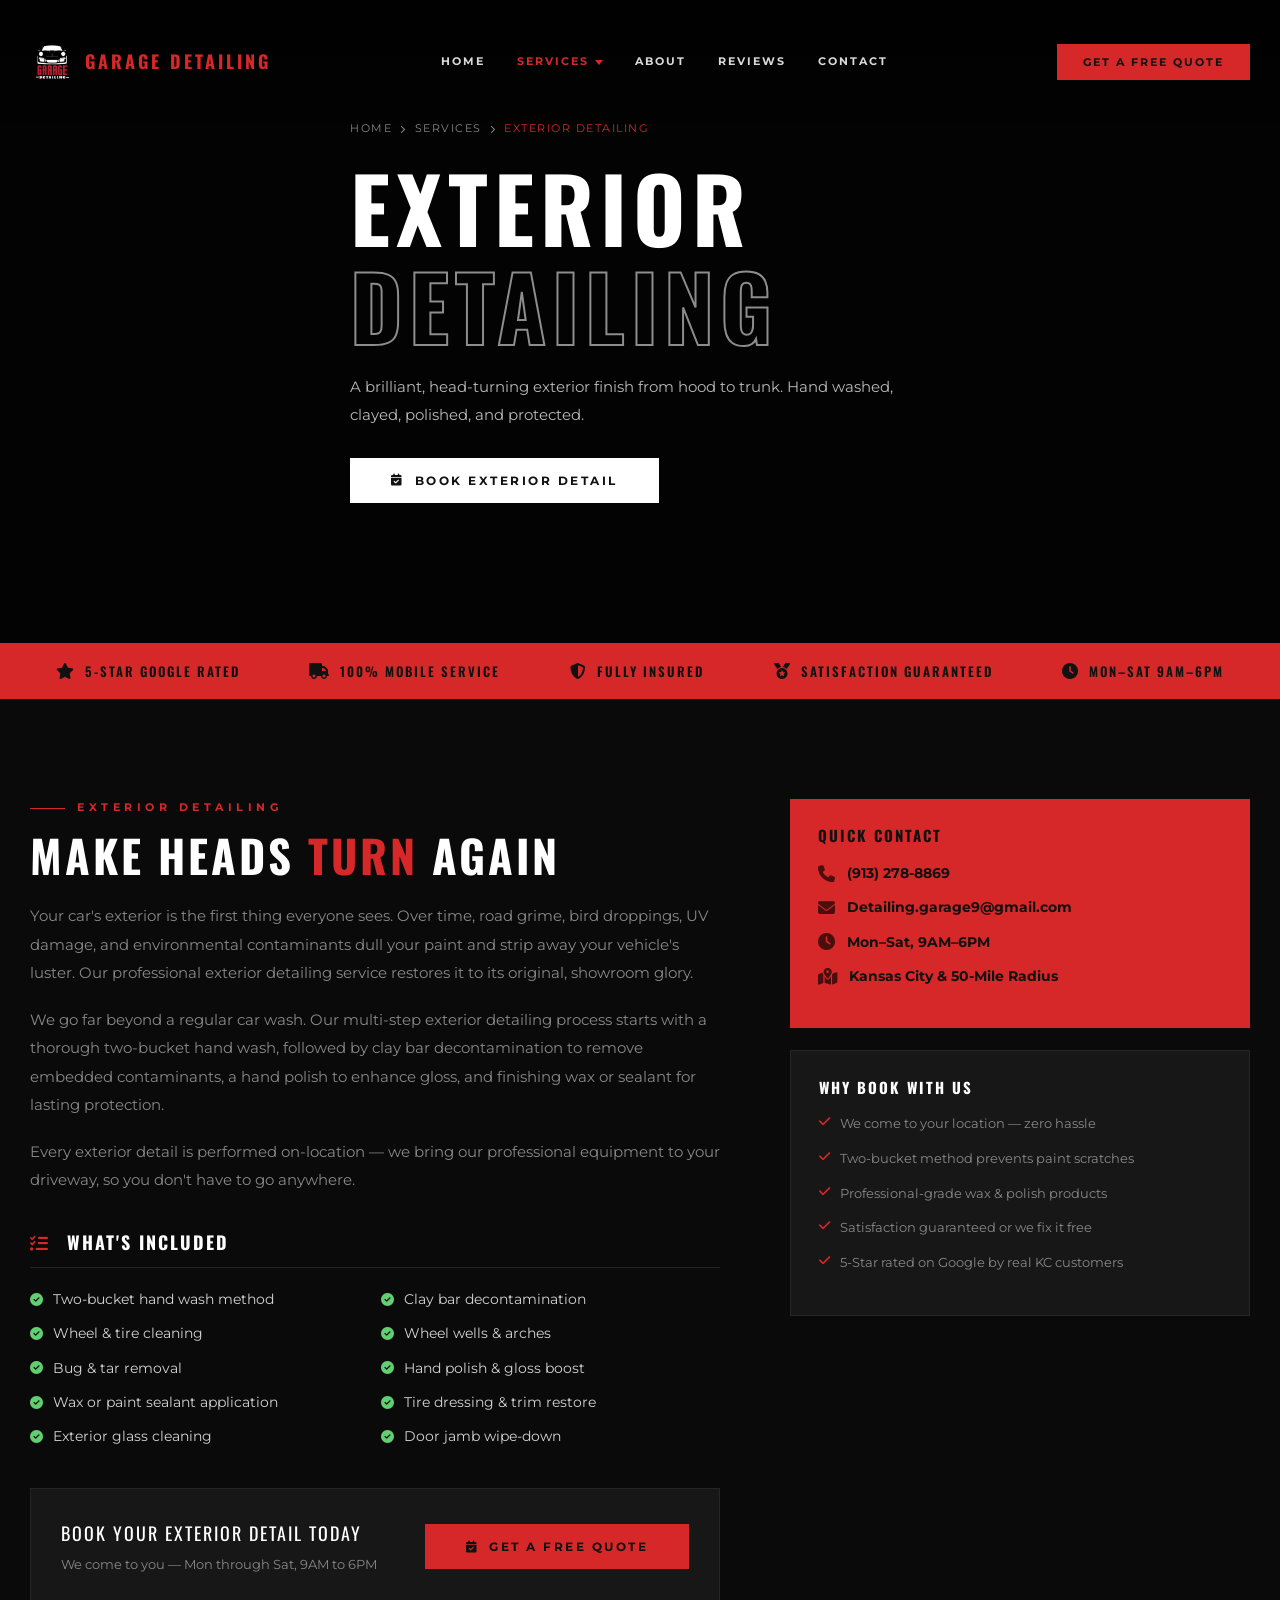
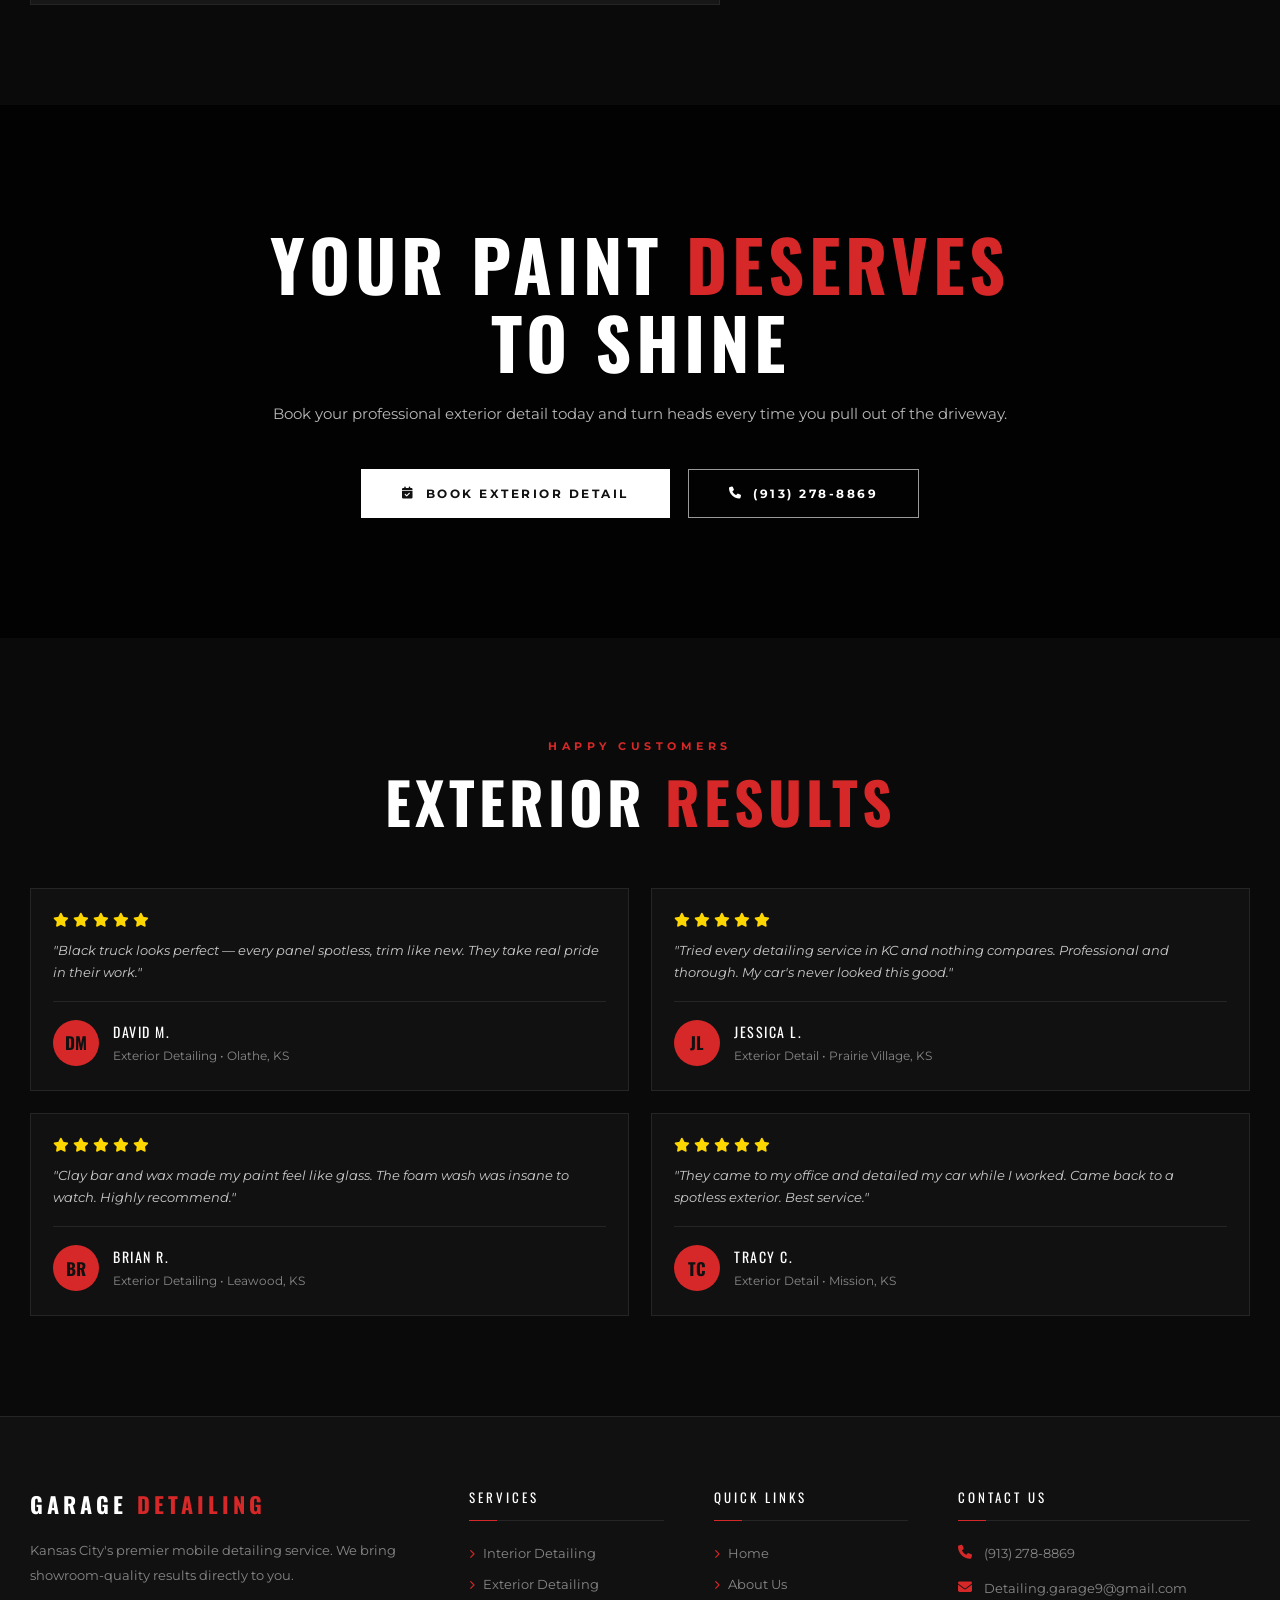
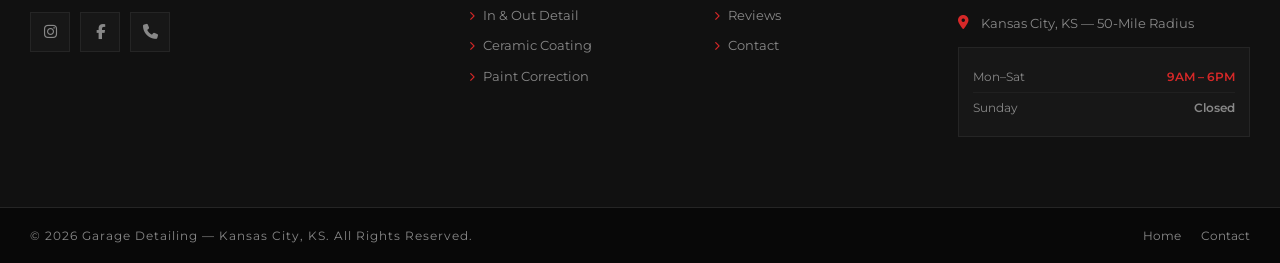
<file: exterior-detailing.html>
<!DOCTYPE html>
<html lang="en">
<head>
  <meta charset="UTF-8" />
  <meta name="viewport" content="width=device-width, initial-scale=1.0" />
  <title>Exterior Detailing — Garage Detailing Kansas City</title>
  <meta name="description" content="Professional mobile exterior car detailing in Kansas City. Hand wash, clay bar, polish, wax &amp; tire dress. We come to you. Call (913) 278-8869." />
  <link rel="preconnect" href="https://images.unsplash.com" />
  <link rel="dns-prefetch" href="https://images.unsplash.com" />
  <link rel="preconnect" href="https://fonts.googleapis.com" />
  <link rel="preconnect" href="https://fonts.gstatic.com" crossorigin />
  <link href="https://fonts.googleapis.com/css2?family=Oswald:wght@400;500;600;700&family=Montserrat:wght@300;400;500;600;700&display=swap" rel="stylesheet" />
  <link rel="stylesheet" href="https://cdnjs.cloudflare.com/ajax/libs/font-awesome/6.5.0/css/all.min.css" />
  <link rel="stylesheet" href="css/styles.css" />
</head>
<body>

<nav class="nav" id="nav">
  <div class="nav-inner">
    <a href="index.html" class="nav-logo"><div class="nav-logo-img-wrap"><img src="garage%20detailig.png" alt="" class="nav-logo-img" /></div><span class="nav-logo-text">GARAGE <span>DETAILING</span></span></a>
    <ul class="nav-links">
      <li><a href="index.html">Home</a></li>
      <li class="nav-dropdown">
        <a href="#" class="active">Services <span class="nav-chevron"></span></a>
        <ul class="nav-dropdown-menu">
          <li><a href="interior-detailing.html"><i class="fas fa-car-rear"></i> Interior Detailing</a></li>
          <li><a href="exterior-detailing.html"><i class="fas fa-spray-can"></i> Exterior Detailing</a></li>
          <li><a href="full-detail.html"><i class="fas fa-star"></i> In &amp; Out Detail</a></li>
          <li><a href="ceramic-coating.html"><i class="fas fa-shield-halved"></i> Ceramic Coating</a></li>
          <li><a href="paint-correction.html"><i class="fas fa-magic"></i> Paint Correction</a></li>
        </ul>
      </li>
      <li><a href="index.html#about">About</a></li>
      <li><a href="index.html#reviews">Reviews</a></li>
      <li><a href="contact.html">Contact</a></li>
    </ul>
    <button class="nav-cta" data-form>Get a Free Quote</button>
    <button class="nav-hamburger" aria-label="Menu"><span></span><span></span><span></span></button>
  </div>
</nav>
<div class="mobile-menu">
  <button class="mobile-menu-close"><i class="fas fa-times"></i></button>
  <div class="mobile-menu-logo"><div class="nav-logo-img-wrap"><img src="garage%20detailig.png" alt="" class="nav-logo-img" /></div><span class="nav-logo-text">GARAGE <span>DETAILING</span></span></div>
  <ul class="mobile-menu-links">
    <li><a href="index.html">Home</a></li>
    <li><a href="#">Services</a><ul class="mobile-sub">
      <li><a href="interior-detailing.html">Interior Detailing</a></li>
      <li><a href="exterior-detailing.html">Exterior Detailing</a></li>
      <li><a href="full-detail.html">In &amp; Out Detail</a></li>
      <li><a href="ceramic-coating.html">Ceramic Coating</a></li>
      <li><a href="paint-correction.html">Paint Correction</a></li>
    </ul></li>
    <li><a href="index.html#about">About</a></li>
    <li><a href="index.html#reviews">Reviews</a></li>
    <li><a href="contact.html">Contact</a></li>
  </ul>
  <div class="mobile-menu-cta"><button class="btn btn-accent" style="width:100%;justify-content:center;" data-form>Get a Free Quote</button></div>
</div>
<div class="menu-overlay"></div>

<section class="page-hero">
  <div class="page-hero-bg" style="background-image:url('https://images.unsplash.com/photo-1552519507-da3b142c6e3d?auto=format&fit=crop&w=1920&q=80');"></div>
  <div class="page-hero-content">
    <div class="breadcrumb"><a href="index.html">Home</a> <i class="fas fa-chevron-right"></i> <a href="index.html#services">Services</a> <i class="fas fa-chevron-right"></i> <span>Exterior Detailing</span></div>
    <h1 class="page-hero-title">EXTERIOR<br><span style="-webkit-text-stroke:2px rgba(255,255,255,0.55);color:transparent;">DETAILING</span></h1>
    <p class="page-hero-desc">A brilliant, head-turning exterior finish from hood to trunk. Hand washed, clayed, polished, and protected.</p>
    <button class="btn btn-primary" data-form data-service="Exterior Detailing"><i class="fas fa-calendar-check"></i> Book Exterior Detail</button>
  </div>
</section>

<div class="trust-bar">
  <div class="trust-bar-inner">
    <div class="trust-bar-item"><i class="fas fa-star"></i> 5-Star Google Rated</div>
    <div class="trust-bar-item"><i class="fas fa-truck"></i> 100% Mobile Service</div>
    <div class="trust-bar-item"><i class="fas fa-shield-halved"></i> Fully Insured</div>
    <div class="trust-bar-item"><i class="fas fa-medal"></i> Satisfaction Guaranteed</div>
    <div class="trust-bar-item"><i class="fas fa-clock"></i> Mon–Sat 9AM–6PM</div>
  </div>
</div>

<section class="service-detail">
  <div class="container">
    <div class="service-detail-grid">
      <div class="service-detail-content" data-aos>
        <span class="section-label">Exterior Detailing</span>
        <h2 class="section-title">Make Heads <span>Turn</span> Again</h2>
        <p>Your car's exterior is the first thing everyone sees. Over time, road grime, bird droppings, UV damage, and environmental contaminants dull your paint and strip away your vehicle's luster. Our professional exterior detailing service restores it to its original, showroom glory.</p>
        <p>We go far beyond a regular car wash. Our multi-step exterior detailing process starts with a thorough two-bucket hand wash, followed by clay bar decontamination to remove embedded contaminants, a hand polish to enhance gloss, and finishing wax or sealant for lasting protection.</p>
        <p>Every exterior detail is performed on-location — we bring our professional equipment to your driveway, so you don't have to go anywhere.</p>
        <div class="service-includes">
          <h3><i class="fas fa-list-check" style="color:var(--primary);margin-right:10px;"></i> What's Included</h3>
          <ul class="includes-list">
            <li><i class="fas fa-check-circle"></i> Two-bucket hand wash method</li>
            <li><i class="fas fa-check-circle"></i> Clay bar decontamination</li>
            <li><i class="fas fa-check-circle"></i> Wheel &amp; tire cleaning</li>
            <li><i class="fas fa-check-circle"></i> Wheel wells &amp; arches</li>
            <li><i class="fas fa-check-circle"></i> Bug &amp; tar removal</li>
            <li><i class="fas fa-check-circle"></i> Hand polish &amp; gloss boost</li>
            <li><i class="fas fa-check-circle"></i> Wax or paint sealant application</li>
            <li><i class="fas fa-check-circle"></i> Tire dressing &amp; trim restore</li>
            <li><i class="fas fa-check-circle"></i> Exterior glass cleaning</li>
            <li><i class="fas fa-check-circle"></i> Door jamb wipe-down</li>
          </ul>
        </div>
        <div style="margin-top:40px;padding:30px;background:var(--bg-section);border:1px solid var(--border);display:flex;justify-content:space-between;align-items:center;flex-wrap:wrap;gap:20px;">
          <div>
            <div style="font-family:'Oswald',sans-serif;font-size:18px;letter-spacing:2px;margin-bottom:6px;">BOOK YOUR EXTERIOR DETAIL TODAY</div>
            <div style="font-size:13px;color:var(--muted);">We come to you — Mon through Sat, 9AM to 6PM</div>
          </div>
          <button class="btn btn-accent" data-form data-service="Exterior Detailing"><i class="fas fa-calendar-check"></i> Get a Free Quote</button>
        </div>
      </div>

      <div class="service-sidebar">
        <div class="contact-card" data-aos="fade-left" data-delay="100">
          <h4>QUICK CONTACT</h4>
          <div class="contact-card-item"><i class="fas fa-phone"></i><span>(913) 278-8869</span></div>
          <div class="contact-card-item"><i class="fas fa-envelope"></i><span>Detailing.garage9@gmail.com</span></div>
          <div class="contact-card-item"><i class="fas fa-clock"></i><span>Mon–Sat, 9AM–6PM</span></div>
          <div class="contact-card-item"><i class="fas fa-map-location-dot"></i><span>Kansas City &amp; 50-Mile Radius</span></div>
        </div>
        <div class="service-benefits" data-aos="fade-left" data-delay="200">
          <h4>WHY BOOK WITH US</h4>
          <div class="benefit-item"><i class="fas fa-check"></i><span>We come to your location — zero hassle</span></div>
          <div class="benefit-item"><i class="fas fa-check"></i><span>Two-bucket method prevents paint scratches</span></div>
          <div class="benefit-item"><i class="fas fa-check"></i><span>Professional-grade wax &amp; polish products</span></div>
          <div class="benefit-item"><i class="fas fa-check"></i><span>Satisfaction guaranteed or we fix it free</span></div>
          <div class="benefit-item"><i class="fas fa-check"></i><span>5-Star rated on Google by real KC customers</span></div>
        </div>
      </div>
    </div>
  </div>
</section>


<section class="cta-section">
  <div class="cta-bg"></div>
  <div class="cta-content">
    <h2 class="section-title">Your Paint <span>Deserves</span><br>To Shine</h2>
    <p>Book your professional exterior detail today and turn heads every time you pull out of the driveway.</p>
    <div class="cta-buttons">
      <button class="btn btn-primary" data-form data-service="Exterior Detailing"><i class="fas fa-calendar-check"></i> Book Exterior Detail</button>
      <a href="tel:9132788869" class="btn btn-outline"><i class="fas fa-phone"></i> (913) 278-8869</a>
    </div>
  </div>
</section>

<section class="testimonials-section">
  <div class="container">
    <div class="text-center section-header"><span class="section-label">Happy Customers</span><h2 class="section-title">Exterior <span>Results</span></h2></div>
    <div class="testimonials-grid" style="grid-template-columns:repeat(2,1fr);">
      <div class="tcard" data-aos>
        <div class="tcard-stars"><i class="fas fa-star"></i><i class="fas fa-star"></i><i class="fas fa-star"></i><i class="fas fa-star"></i><i class="fas fa-star"></i></div>
        <p class="tcard-text">"Black truck looks perfect — every panel spotless, trim like new. They take real pride in their work."</p>
        <div class="tcard-author"><div class="tcard-avatar">DM</div><div><div class="tcard-name">David M.</div><div class="tcard-info">Exterior Detailing • Olathe, KS</div></div></div>
      </div>
      <div class="tcard" data-aos data-delay="100">
        <div class="tcard-stars"><i class="fas fa-star"></i><i class="fas fa-star"></i><i class="fas fa-star"></i><i class="fas fa-star"></i><i class="fas fa-star"></i></div>
        <p class="tcard-text">"Tried every detailing service in KC and nothing compares. Professional and thorough. My car's never looked this good."</p>
        <div class="tcard-author"><div class="tcard-avatar">JL</div><div><div class="tcard-name">Jessica L.</div><div class="tcard-info">Exterior Detail • Prairie Village, KS</div></div></div>
      </div>
      <div class="tcard" data-aos data-delay="150">
        <div class="tcard-stars"><i class="fas fa-star"></i><i class="fas fa-star"></i><i class="fas fa-star"></i><i class="fas fa-star"></i><i class="fas fa-star"></i></div>
        <p class="tcard-text">"Clay bar and wax made my paint feel like glass. The foam wash was insane to watch. Highly recommend."</p>
        <div class="tcard-author"><div class="tcard-avatar">BR</div><div><div class="tcard-name">Brian R.</div><div class="tcard-info">Exterior Detailing • Leawood, KS</div></div></div>
      </div>
      <div class="tcard" data-aos data-delay="200">
        <div class="tcard-stars"><i class="fas fa-star"></i><i class="fas fa-star"></i><i class="fas fa-star"></i><i class="fas fa-star"></i><i class="fas fa-star"></i></div>
        <p class="tcard-text">"They came to my office and detailed my car while I worked. Came back to a spotless exterior. Best service."</p>
        <div class="tcard-author"><div class="tcard-avatar">TC</div><div><div class="tcard-name">Tracy C.</div><div class="tcard-info">Exterior Detail • Mission, KS</div></div></div>
      </div>
    </div>
  </div>
</section>

<footer class="footer">
  <div class="footer-top"><div class="container"><div class="footer-grid">
    <div>
      <div class="footer-logo">GARAGE <span>DETAILING</span></div>
      <p class="footer-desc">Kansas City's premier mobile detailing service. We bring showroom-quality results directly to you.</p>
      <div class="footer-social">
        <a href="https://www.instagram.com/garage_detailing9" target="_blank" rel="noopener"><i class="fab fa-instagram"></i></a>
        <a href="https://facebook.com/share/1AmkAeQGTT/" target="_blank" rel="noopener"><i class="fab fa-facebook-f"></i></a>
        <a href="tel:9132788869"><i class="fas fa-phone"></i></a>
      </div>
    </div>
    <div><div class="footer-col-title">Services</div><ul class="footer-links">
      <li><a href="interior-detailing.html"><i class="fas fa-chevron-right"></i> Interior Detailing</a></li>
      <li><a href="exterior-detailing.html"><i class="fas fa-chevron-right"></i> Exterior Detailing</a></li>
      <li><a href="full-detail.html"><i class="fas fa-chevron-right"></i> In &amp; Out Detail</a></li>
      <li><a href="ceramic-coating.html"><i class="fas fa-chevron-right"></i> Ceramic Coating</a></li>
      <li><a href="paint-correction.html"><i class="fas fa-chevron-right"></i> Paint Correction</a></li>
    </ul></div>
    <div><div class="footer-col-title">Quick Links</div><ul class="footer-links">
      <li><a href="index.html"><i class="fas fa-chevron-right"></i> Home</a></li>
      <li><a href="index.html#about"><i class="fas fa-chevron-right"></i> About Us</a></li>
      <li><a href="index.html#reviews"><i class="fas fa-chevron-right"></i> Reviews</a></li>
      <li><a href="contact.html"><i class="fas fa-chevron-right"></i> Contact</a></li>
    </ul></div>
    <div><div class="footer-col-title">Contact Us</div>
      <div class="fcontact-item"><i class="fas fa-phone"></i><span><a href="tel:9132788869">(913) 278-8869</a></span></div>
      <div class="fcontact-item"><i class="fas fa-envelope"></i><span><a href="mailto:Detailing.garage9@gmail.com">Detailing.garage9@gmail.com</a></span></div>
      <div class="fcontact-item"><i class="fas fa-location-dot"></i><span>Kansas City, KS — 50-Mile Radius</span></div>
      <div class="footer-hours"><div class="fhours-row"><span class="fhours-day">Mon–Sat</span><span class="fhours-time">9AM – 6PM</span></div><div class="fhours-row"><span class="fhours-day">Sunday</span><span class="fhours-time" style="color:var(--muted);">Closed</span></div></div>
    </div>
  </div></div></div>
  <div class="footer-bottom"><div class="footer-bottom-inner"><div class="footer-copy">&copy; 2026 Garage Detailing — Kansas City, KS. All Rights Reserved.</div><div class="footer-bottom-links"><a href="index.html">Home</a><a href="contact.html">Contact</a></div></div></div>
</footer>

<div class="modal-overlay" id="leadModal">
  <div class="modal-box">
    <button class="modal-close"><i class="fas fa-times"></i></button>
    <div class="modal-header"><h3>GET YOUR FREE QUOTE</h3><p>Takes less than 60 seconds &bull; No obligation</p></div>
    <div class="modal-progress"><div class="step-ind active">1. Service</div><div class="step-ind">2. Timeline</div><div class="step-ind">3. Contact</div><div class="step-ind">4. Referral</div></div>
    <div class="modal-body">
      <div class="form-step active" data-step="1"><h4>What service do you need?</h4><div class="opt-grid"><button class="opt-btn" data-group="service" data-val="Interior Detailing"><i class="fas fa-car-rear"></i> Interior Detailing</button><button class="opt-btn" data-group="service" data-val="Exterior Detailing"><i class="fas fa-spray-can"></i> Exterior Detailing</button><button class="opt-btn" data-group="service" data-val="In & Out Detail"><i class="fas fa-star"></i> In &amp; Out Detail</button><button class="opt-btn" data-group="service" data-val="Ceramic Coating"><i class="fas fa-shield-halved"></i> Ceramic Coating</button><button class="opt-btn" data-group="service" data-val="Paint Correction"><i class="fas fa-wand-magic-sparkles"></i> Paint Correction</button><button class="opt-btn" data-group="service" data-val="Not Sure"><i class="fas fa-question-circle"></i> Not Sure Yet</button></div><div class="form-footer"><span class="step-count">Step 1 of 4</span><button class="btn-next">Next <i class="fas fa-arrow-right" style="font-size:11px;margin-left:6px;"></i></button></div></div>
      <div class="form-step" data-step="2"><h4>When do you need it done?</h4><div class="opt-grid"><button class="opt-btn" data-group="timeline" data-val="ASAP"><i class="fas fa-bolt"></i> ASAP</button><button class="opt-btn" data-group="timeline" data-val="This Week"><i class="fas fa-calendar-week"></i> This Week</button><button class="opt-btn" data-group="timeline" data-val="This Month"><i class="fas fa-calendar"></i> This Month</button><button class="opt-btn" data-group="timeline" data-val="Flexible"><i class="fas fa-clock"></i> I'm Flexible</button></div><div class="form-footer"><button class="btn-prev"><i class="fas fa-arrow-left" style="font-size:11px;margin-right:6px;"></i> Back</button><span class="step-count">Step 2 of 4</span><button class="btn-next">Next <i class="fas fa-arrow-right" style="font-size:11px;margin-left:6px;"></i></button></div></div>
      <div class="form-step" data-step="3"><h4>Your contact information</h4><div class="form-group"><label>Full Name *</label><input type="text" id="contact-name" placeholder="John Smith" /></div><div class="form-row"><div class="form-group"><label>Phone Number *</label><input type="tel" id="contact-phone" placeholder="(913) 555-0100" /></div><div class="form-group"><label>Email Address *</label><input type="email" id="contact-email" placeholder="john@email.com" /></div></div><div class="form-group"><label>Vehicle (Year, Make, Model)</label><input type="text" id="contact-vehicle" placeholder="e.g. 2022 Ford F-150" /></div><div class="form-footer"><button class="btn-prev"><i class="fas fa-arrow-left" style="font-size:11px;margin-right:6px;"></i> Back</button><span class="step-count">Step 3 of 4</span><button class="btn-next">Next <i class="fas fa-arrow-right" style="font-size:11px;margin-left:6px;"></i></button></div></div>
      <div class="form-step" data-step="4"><h4>How did you find us?</h4><div class="opt-grid"><button class="opt-btn" data-group="referral" data-val="Google"><i class="fab fa-google"></i> Google Search</button><button class="opt-btn" data-group="referral" data-val="Facebook"><i class="fab fa-facebook"></i> Facebook</button><button class="opt-btn" data-group="referral" data-val="Instagram"><i class="fab fa-instagram"></i> Instagram</button><button class="opt-btn" data-group="referral" data-val="Friend/Family"><i class="fas fa-user-friends"></i> Friend / Family</button><button class="opt-btn" data-group="referral" data-val="Repeat Customer"><i class="fas fa-heart"></i> Returning Customer</button><button class="opt-btn" data-group="referral" data-val="Other"><i class="fas fa-ellipsis"></i> Other</button></div><div class="form-footer"><button class="btn-prev"><i class="fas fa-arrow-left" style="font-size:11px;margin-right:6px;"></i> Back</button><span class="step-count">Step 4 of 4</span><button class="btn-submit"><i class="fas fa-paper-plane" style="margin-right:8px;"></i> Submit Request</button></div></div>
    </div>
    <div class="form-success"><div class="form-success-icon"><i class="fas fa-circle-check"></i></div><h3>REQUEST RECEIVED!</h3><p>Thanks! We'll reach out within a few hours to confirm your appointment.<br><br>Questions? Call/text <strong><a href="tel:9132788869" style="color:var(--primary);">(913) 278-8869</a></strong></p></div>
  </div>
</div>

<script src="js/main.js"></script>
</body>
</html>
</file>
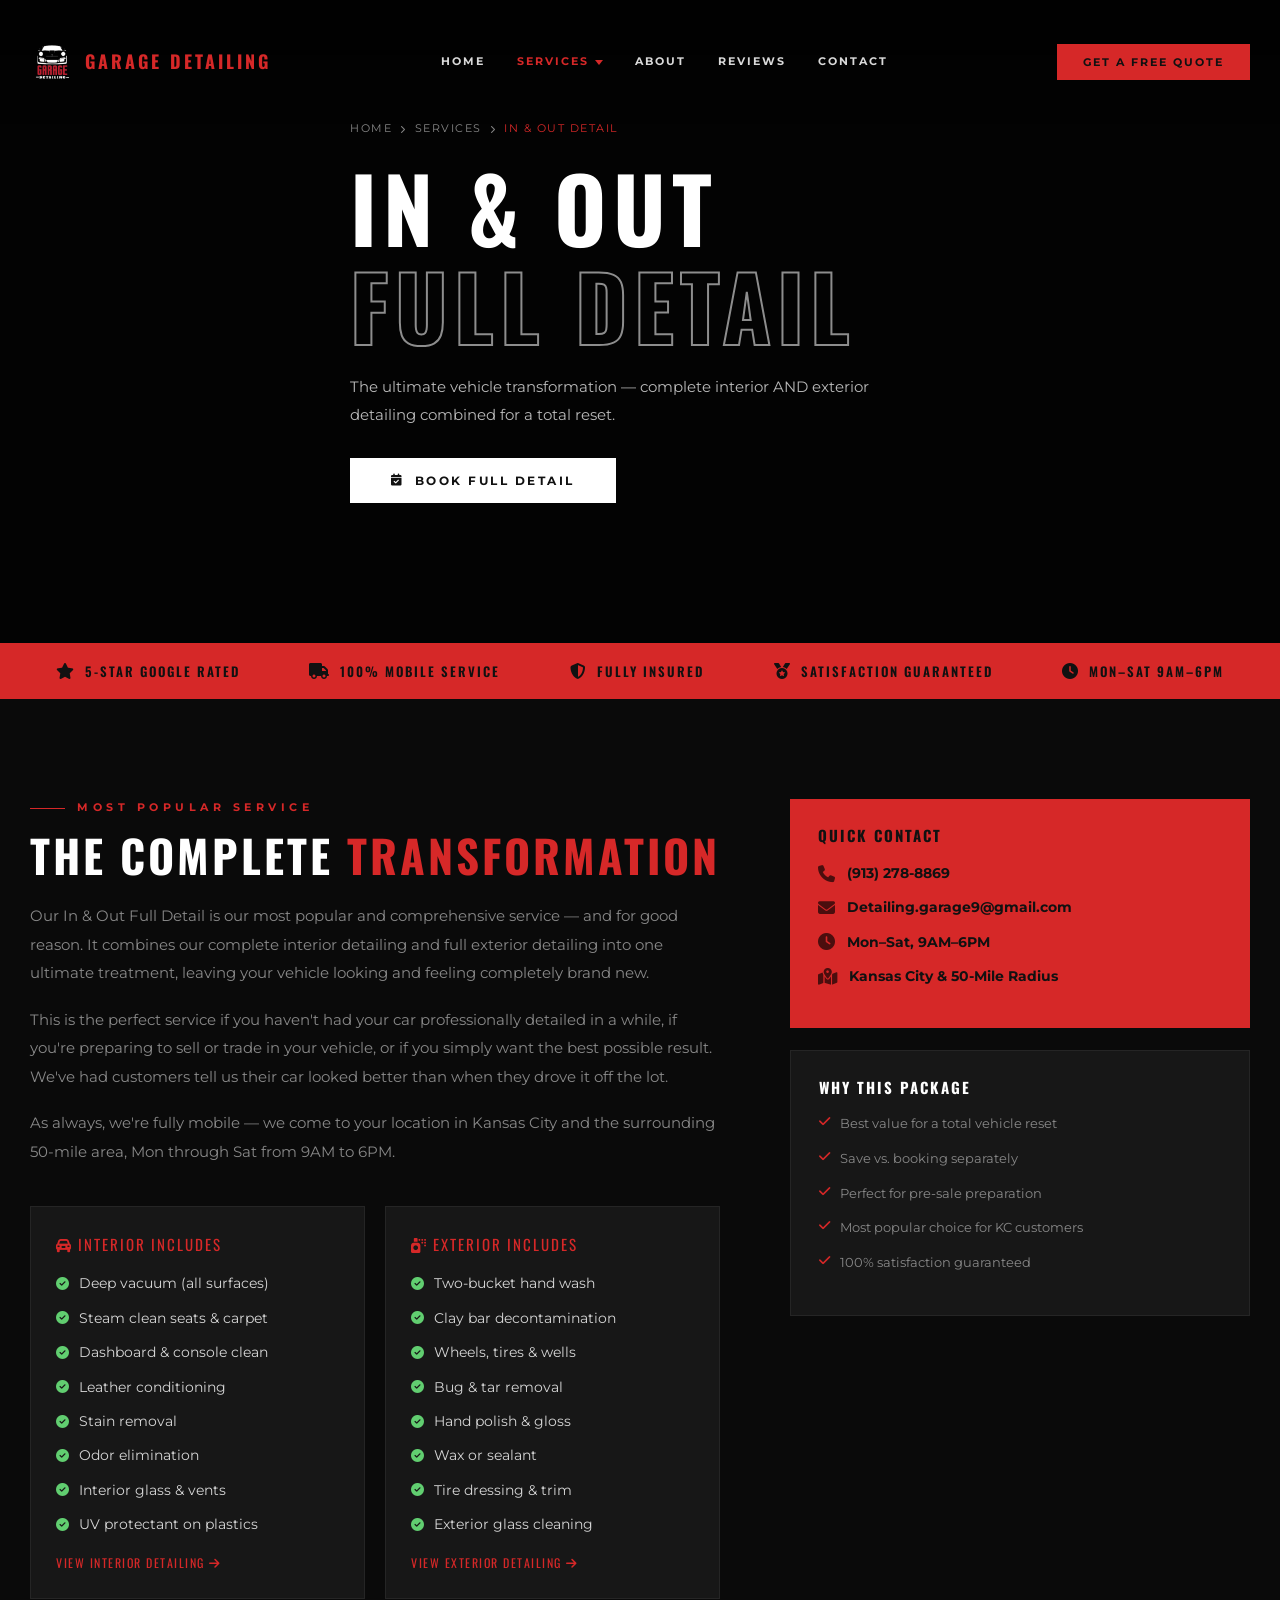
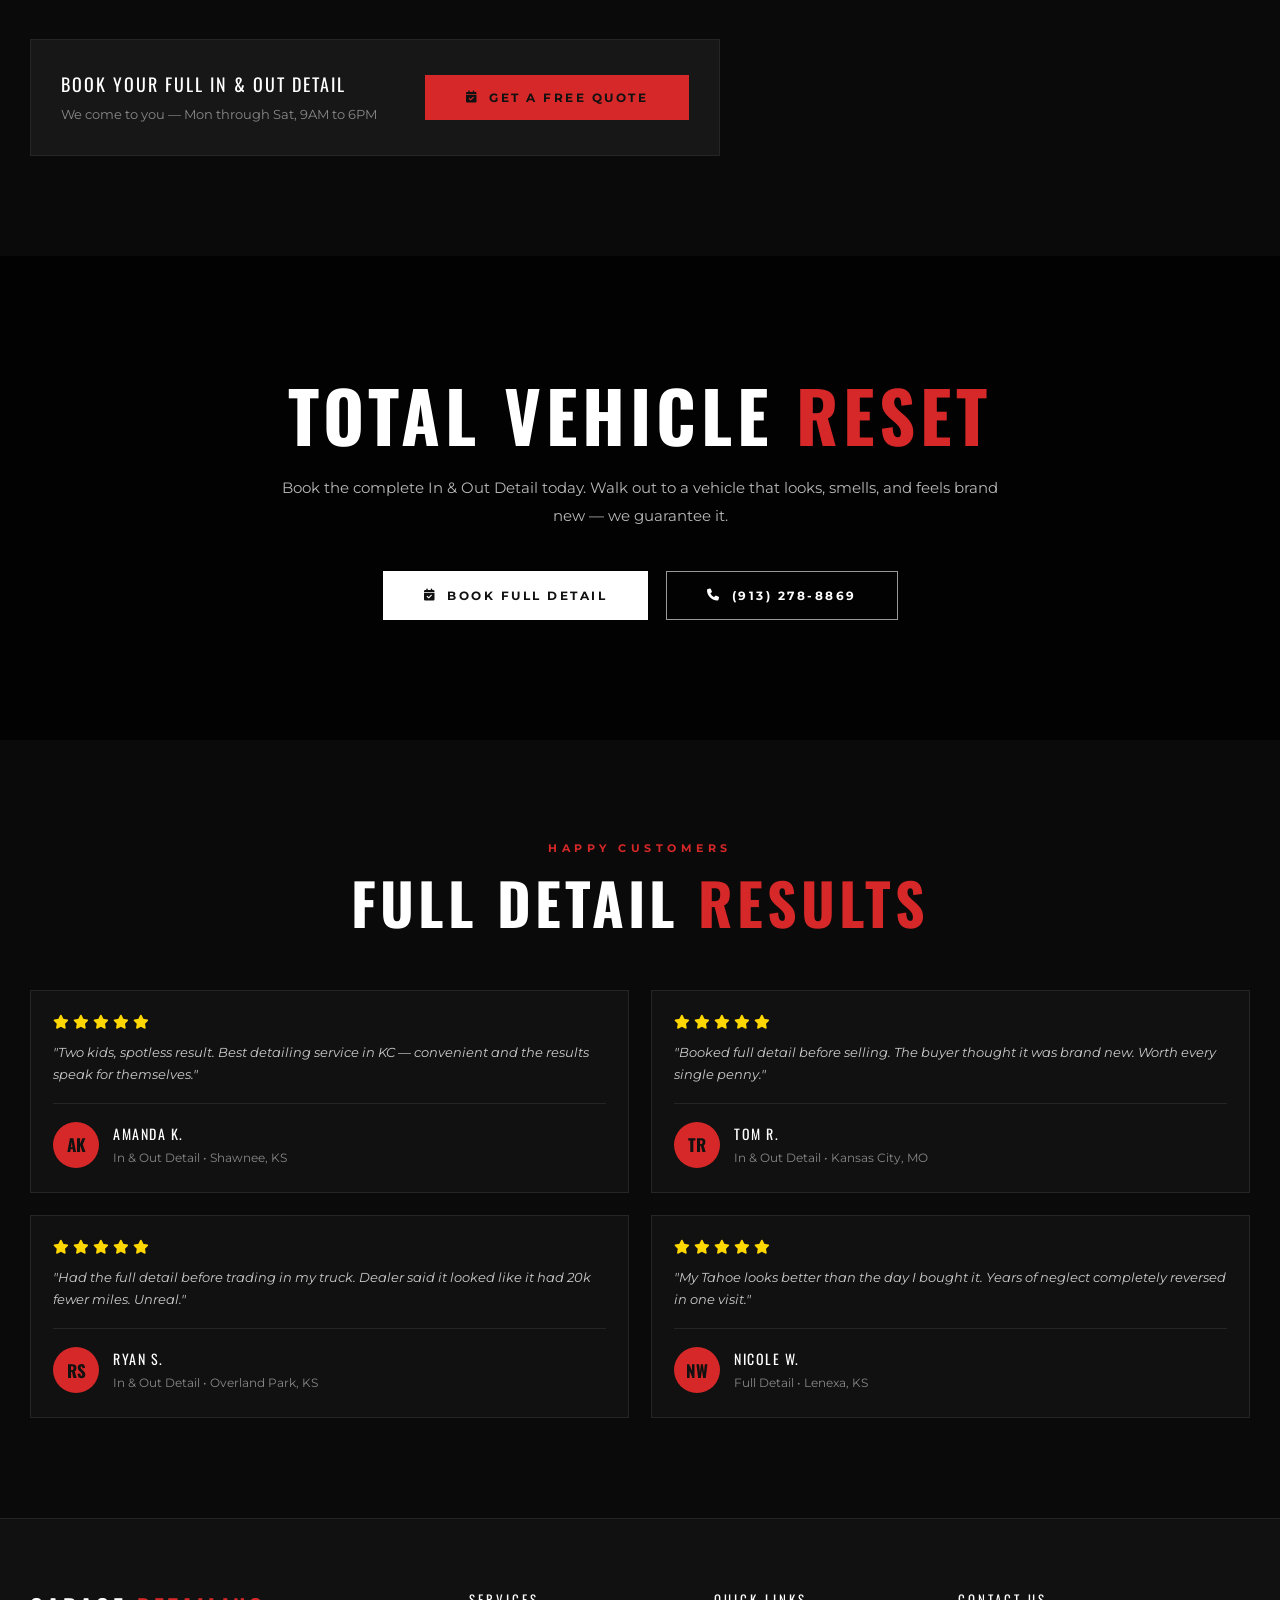
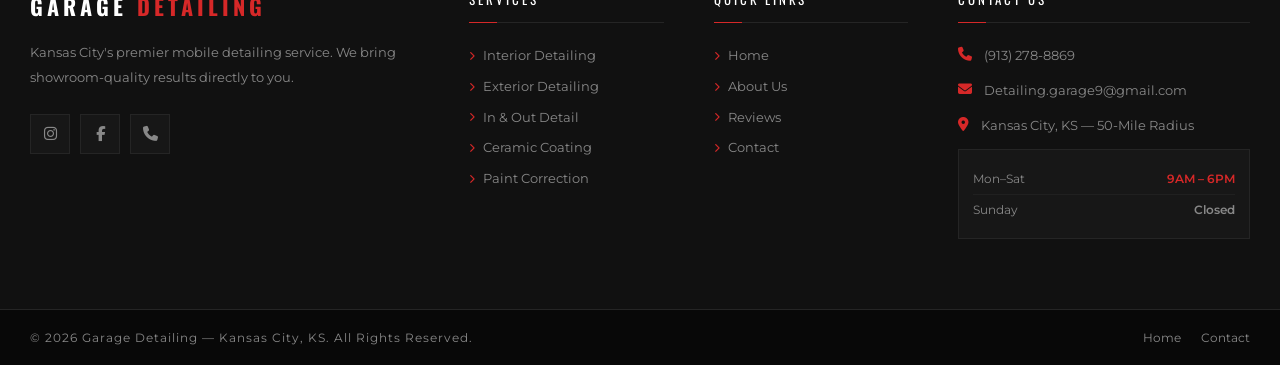
<file: full-detail.html>
<!DOCTYPE html>
<html lang="en">
<head>
  <meta charset="UTF-8" />
  <meta name="viewport" content="width=device-width, initial-scale=1.0" />
  <title>In &amp; Out Full Detail — Garage Detailing Kansas City</title>
  <meta name="description" content="Complete in &amp; out auto detailing in Kansas City. Full interior and exterior detail for a total vehicle transformation. Mobile service. Call (913) 278-8869." />
  <link rel="preconnect" href="https://images.unsplash.com" />
  <link rel="dns-prefetch" href="https://images.unsplash.com" />
  <link rel="preconnect" href="https://fonts.googleapis.com" />
  <link rel="preconnect" href="https://fonts.gstatic.com" crossorigin />
  <link href="https://fonts.googleapis.com/css2?family=Oswald:wght@400;500;600;700&family=Montserrat:wght@300;400;500;600;700&display=swap" rel="stylesheet" />
  <link rel="stylesheet" href="https://cdnjs.cloudflare.com/ajax/libs/font-awesome/6.5.0/css/all.min.css" />
  <link rel="stylesheet" href="css/styles.css" />
</head>
<body>

<nav class="nav" id="nav">
  <div class="nav-inner">
    <a href="index.html" class="nav-logo"><div class="nav-logo-img-wrap"><img src="garage%20detailig.png" alt="" class="nav-logo-img" /></div><span class="nav-logo-text">GARAGE <span>DETAILING</span></span></a>
    <ul class="nav-links">
      <li><a href="index.html">Home</a></li>
      <li class="nav-dropdown"><a href="#" class="active">Services <span class="nav-chevron"></span></a>
        <ul class="nav-dropdown-menu">
          <li><a href="interior-detailing.html"><i class="fas fa-car-rear"></i> Interior Detailing</a></li>
          <li><a href="exterior-detailing.html"><i class="fas fa-spray-can"></i> Exterior Detailing</a></li>
          <li><a href="full-detail.html"><i class="fas fa-star"></i> In &amp; Out Detail</a></li>
          <li><a href="ceramic-coating.html"><i class="fas fa-shield-halved"></i> Ceramic Coating</a></li>
          <li><a href="paint-correction.html"><i class="fas fa-magic"></i> Paint Correction</a></li>
        </ul>
      </li>
      <li><a href="index.html#about">About</a></li>
      <li><a href="index.html#reviews">Reviews</a></li>
      <li><a href="contact.html">Contact</a></li>
    </ul>
    <button class="nav-cta" data-form>Get a Free Quote</button>
    <button class="nav-hamburger" aria-label="Menu"><span></span><span></span><span></span></button>
  </div>
</nav>
<div class="mobile-menu">
  <button class="mobile-menu-close"><i class="fas fa-times"></i></button>
  <div class="mobile-menu-logo"><div class="nav-logo-img-wrap"><img src="garage%20detailig.png" alt="" class="nav-logo-img" /></div><span class="nav-logo-text">GARAGE <span>DETAILING</span></span></div>
  <ul class="mobile-menu-links">
    <li><a href="index.html">Home</a></li>
    <li><a href="#">Services</a><ul class="mobile-sub"><li><a href="interior-detailing.html">Interior Detailing</a></li><li><a href="exterior-detailing.html">Exterior Detailing</a></li><li><a href="full-detail.html">In &amp; Out Detail</a></li><li><a href="ceramic-coating.html">Ceramic Coating</a></li><li><a href="paint-correction.html">Paint Correction</a></li></ul></li>
    <li><a href="index.html#about">About</a></li><li><a href="index.html#reviews">Reviews</a></li><li><a href="contact.html">Contact</a></li>
  </ul>
  <div class="mobile-menu-cta"><button class="btn btn-accent" style="width:100%;justify-content:center;" data-form>Get a Free Quote</button></div>
</div>
<div class="menu-overlay"></div>

<section class="page-hero">
  <div class="page-hero-bg" style="background-image:url('https://images.unsplash.com/photo-1492144534655-ae79c964c9d7?auto=format&fit=crop&w=1920&q=80');"></div>
  <div class="page-hero-content">
    <div class="breadcrumb"><a href="index.html">Home</a> <i class="fas fa-chevron-right"></i> <a href="index.html#services">Services</a> <i class="fas fa-chevron-right"></i> <span>In &amp; Out Detail</span></div>
    <h1 class="page-hero-title">IN &amp; OUT<br><span style="-webkit-text-stroke:2px rgba(255,255,255,0.55);color:transparent;">FULL DETAIL</span></h1>
    <p class="page-hero-desc">The ultimate vehicle transformation — complete interior AND exterior detailing combined for a total reset.</p>
    <button class="btn btn-primary" data-form data-service="In & Out Detail"><i class="fas fa-calendar-check"></i> Book Full Detail</button>
  </div>
</section>

<div class="trust-bar">
  <div class="trust-bar-inner">
    <div class="trust-bar-item"><i class="fas fa-star"></i> 5-Star Google Rated</div>
    <div class="trust-bar-item"><i class="fas fa-truck"></i> 100% Mobile Service</div>
    <div class="trust-bar-item"><i class="fas fa-shield-halved"></i> Fully Insured</div>
    <div class="trust-bar-item"><i class="fas fa-medal"></i> Satisfaction Guaranteed</div>
    <div class="trust-bar-item"><i class="fas fa-clock"></i> Mon–Sat 9AM–6PM</div>
  </div>
</div>

<section class="service-detail">
  <div class="container">
    <div class="service-detail-grid">
      <div class="service-detail-content" data-aos>
        <span class="section-label">Most Popular Service</span>
        <h2 class="section-title">The Complete <span>Transformation</span></h2>
        <p>Our In &amp; Out Full Detail is our most popular and comprehensive service — and for good reason. It combines our complete interior detailing and full exterior detailing into one ultimate treatment, leaving your vehicle looking and feeling completely brand new.</p>
        <p>This is the perfect service if you haven't had your car professionally detailed in a while, if you're preparing to sell or trade in your vehicle, or if you simply want the best possible result. We've had customers tell us their car looked better than when they drove it off the lot.</p>
        <p>As always, we're fully mobile — we come to your location in Kansas City and the surrounding 50-mile area, Mon through Sat from 9AM to 6PM.</p>

        <div class="includes-two-col">
          <a href="interior-detailing.html" class="includes-box">
            <div class="includes-box-title"><i class="fas fa-car-rear"></i> INTERIOR INCLUDES</div>
            <ul class="includes-list" style="grid-template-columns:1fr;">
              <li><i class="fas fa-check-circle"></i> Deep vacuum (all surfaces)</li>
              <li><i class="fas fa-check-circle"></i> Steam clean seats &amp; carpet</li>
              <li><i class="fas fa-check-circle"></i> Dashboard &amp; console clean</li>
              <li><i class="fas fa-check-circle"></i> Leather conditioning</li>
              <li><i class="fas fa-check-circle"></i> Stain removal</li>
              <li><i class="fas fa-check-circle"></i> Odor elimination</li>
              <li><i class="fas fa-check-circle"></i> Interior glass &amp; vents</li>
              <li><i class="fas fa-check-circle"></i> UV protectant on plastics</li>
            </ul>
            <div class="includes-box-cta">View Interior Detailing <i class="fas fa-arrow-right"></i></div>
          </a>
          <a href="exterior-detailing.html" class="includes-box">
            <div class="includes-box-title"><i class="fas fa-spray-can"></i> EXTERIOR INCLUDES</div>
            <ul class="includes-list" style="grid-template-columns:1fr;">
              <li><i class="fas fa-check-circle"></i> Two-bucket hand wash</li>
              <li><i class="fas fa-check-circle"></i> Clay bar decontamination</li>
              <li><i class="fas fa-check-circle"></i> Wheels, tires &amp; wells</li>
              <li><i class="fas fa-check-circle"></i> Bug &amp; tar removal</li>
              <li><i class="fas fa-check-circle"></i> Hand polish &amp; gloss</li>
              <li><i class="fas fa-check-circle"></i> Wax or sealant</li>
              <li><i class="fas fa-check-circle"></i> Tire dressing &amp; trim</li>
              <li><i class="fas fa-check-circle"></i> Exterior glass cleaning</li>
            </ul>
            <div class="includes-box-cta">View Exterior Detailing <i class="fas fa-arrow-right"></i></div>
          </a>
        </div>

        <div style="margin-top:10px;padding:30px;background:var(--bg-section);border:1px solid var(--border);display:flex;justify-content:space-between;align-items:center;flex-wrap:wrap;gap:20px;">
          <div>
            <div style="font-family:'Oswald',sans-serif;font-size:18px;letter-spacing:2px;margin-bottom:6px;">BOOK YOUR FULL IN &amp; OUT DETAIL</div>
            <div style="font-size:13px;color:var(--muted);">We come to you — Mon through Sat, 9AM to 6PM</div>
          </div>
          <button class="btn btn-accent" data-form data-service="In & Out Detail"><i class="fas fa-calendar-check"></i> Get a Free Quote</button>
        </div>
      </div>

      <div class="service-sidebar">
        <div class="contact-card" data-aos="fade-left" data-delay="100">
          <h4>QUICK CONTACT</h4>
          <div class="contact-card-item"><i class="fas fa-phone"></i><span>(913) 278-8869</span></div>
          <div class="contact-card-item"><i class="fas fa-envelope"></i><span>Detailing.garage9@gmail.com</span></div>
          <div class="contact-card-item"><i class="fas fa-clock"></i><span>Mon–Sat, 9AM–6PM</span></div>
          <div class="contact-card-item"><i class="fas fa-map-location-dot"></i><span>Kansas City &amp; 50-Mile Radius</span></div>
        </div>
        <div class="service-benefits" data-aos="fade-left" data-delay="200">
          <h4>WHY THIS PACKAGE</h4>
          <div class="benefit-item"><i class="fas fa-check"></i><span>Best value for a total vehicle reset</span></div>
          <div class="benefit-item"><i class="fas fa-check"></i><span>Save vs. booking separately</span></div>
          <div class="benefit-item"><i class="fas fa-check"></i><span>Perfect for pre-sale preparation</span></div>
          <div class="benefit-item"><i class="fas fa-check"></i><span>Most popular choice for KC customers</span></div>
          <div class="benefit-item"><i class="fas fa-check"></i><span>100% satisfaction guaranteed</span></div>
        </div>
      </div>
    </div>
  </div>
</section>


<section class="cta-section">
  <div class="cta-bg"></div>
  <div class="cta-content">
    <h2 class="section-title">Total Vehicle <span>Reset</span></h2>
    <p>Book the complete In &amp; Out Detail today. Walk out to a vehicle that looks, smells, and feels brand new — we guarantee it.</p>
    <div class="cta-buttons">
      <button class="btn btn-primary" data-form data-service="In & Out Detail"><i class="fas fa-calendar-check"></i> Book Full Detail</button>
      <a href="tel:9132788869" class="btn btn-outline"><i class="fas fa-phone"></i> (913) 278-8869</a>
    </div>
  </div>
</section>

<section class="testimonials-section">
  <div class="container">
    <div class="text-center section-header"><span class="section-label">Happy Customers</span><h2 class="section-title">Full Detail <span>Results</span></h2></div>
    <div class="testimonials-grid" style="grid-template-columns:repeat(2,1fr);">
      <div class="tcard" data-aos>
        <div class="tcard-stars"><i class="fas fa-star"></i><i class="fas fa-star"></i><i class="fas fa-star"></i><i class="fas fa-star"></i><i class="fas fa-star"></i></div>
        <p class="tcard-text">"Two kids, spotless result. Best detailing service in KC — convenient and the results speak for themselves."</p>
        <div class="tcard-author"><div class="tcard-avatar">AK</div><div><div class="tcard-name">Amanda K.</div><div class="tcard-info">In &amp; Out Detail • Shawnee, KS</div></div></div>
      </div>
      <div class="tcard" data-aos data-delay="100">
        <div class="tcard-stars"><i class="fas fa-star"></i><i class="fas fa-star"></i><i class="fas fa-star"></i><i class="fas fa-star"></i><i class="fas fa-star"></i></div>
        <p class="tcard-text">"Booked full detail before selling. The buyer thought it was brand new. Worth every single penny."</p>
        <div class="tcard-author"><div class="tcard-avatar">TR</div><div><div class="tcard-name">Tom R.</div><div class="tcard-info">In &amp; Out Detail • Kansas City, MO</div></div></div>
      </div>
      <div class="tcard" data-aos data-delay="150">
        <div class="tcard-stars"><i class="fas fa-star"></i><i class="fas fa-star"></i><i class="fas fa-star"></i><i class="fas fa-star"></i><i class="fas fa-star"></i></div>
        <p class="tcard-text">"Had the full detail before trading in my truck. Dealer said it looked like it had 20k fewer miles. Unreal."</p>
        <div class="tcard-author"><div class="tcard-avatar">RS</div><div><div class="tcard-name">Ryan S.</div><div class="tcard-info">In &amp; Out Detail • Overland Park, KS</div></div></div>
      </div>
      <div class="tcard" data-aos data-delay="200">
        <div class="tcard-stars"><i class="fas fa-star"></i><i class="fas fa-star"></i><i class="fas fa-star"></i><i class="fas fa-star"></i><i class="fas fa-star"></i></div>
        <p class="tcard-text">"My Tahoe looks better than the day I bought it. Years of neglect completely reversed in one visit."</p>
        <div class="tcard-author"><div class="tcard-avatar">NW</div><div><div class="tcard-name">Nicole W.</div><div class="tcard-info">Full Detail • Lenexa, KS</div></div></div>
      </div>
    </div>
  </div>
</section>

<footer class="footer">
  <div class="footer-top"><div class="container"><div class="footer-grid">
    <div><div class="footer-logo">GARAGE <span>DETAILING</span></div><p class="footer-desc">Kansas City's premier mobile detailing service. We bring showroom-quality results directly to you.</p><div class="footer-social"><a href="https://www.instagram.com/garage_detailing9" target="_blank" rel="noopener"><i class="fab fa-instagram"></i></a><a href="https://facebook.com/share/1AmkAeQGTT/" target="_blank" rel="noopener"><i class="fab fa-facebook-f"></i></a><a href="tel:9132788869"><i class="fas fa-phone"></i></a></div></div>
    <div><div class="footer-col-title">Services</div><ul class="footer-links"><li><a href="interior-detailing.html"><i class="fas fa-chevron-right"></i> Interior Detailing</a></li><li><a href="exterior-detailing.html"><i class="fas fa-chevron-right"></i> Exterior Detailing</a></li><li><a href="full-detail.html"><i class="fas fa-chevron-right"></i> In &amp; Out Detail</a></li><li><a href="ceramic-coating.html"><i class="fas fa-chevron-right"></i> Ceramic Coating</a></li><li><a href="paint-correction.html"><i class="fas fa-chevron-right"></i> Paint Correction</a></li></ul></div>
    <div><div class="footer-col-title">Quick Links</div><ul class="footer-links"><li><a href="index.html"><i class="fas fa-chevron-right"></i> Home</a></li><li><a href="index.html#about"><i class="fas fa-chevron-right"></i> About Us</a></li><li><a href="index.html#reviews"><i class="fas fa-chevron-right"></i> Reviews</a></li><li><a href="contact.html"><i class="fas fa-chevron-right"></i> Contact</a></li></ul></div>
    <div><div class="footer-col-title">Contact Us</div><div class="fcontact-item"><i class="fas fa-phone"></i><span><a href="tel:9132788869">(913) 278-8869</a></span></div><div class="fcontact-item"><i class="fas fa-envelope"></i><span><a href="mailto:Detailing.garage9@gmail.com">Detailing.garage9@gmail.com</a></span></div><div class="fcontact-item"><i class="fas fa-location-dot"></i><span>Kansas City, KS — 50-Mile Radius</span></div><div class="footer-hours"><div class="fhours-row"><span class="fhours-day">Mon–Sat</span><span class="fhours-time">9AM – 6PM</span></div><div class="fhours-row"><span class="fhours-day">Sunday</span><span class="fhours-time" style="color:var(--muted);">Closed</span></div></div></div>
  </div></div></div>
  <div class="footer-bottom"><div class="footer-bottom-inner"><div class="footer-copy">&copy; 2026 Garage Detailing — Kansas City, KS. All Rights Reserved.</div><div class="footer-bottom-links"><a href="index.html">Home</a><a href="contact.html">Contact</a></div></div></div>
</footer>

<div class="modal-overlay" id="leadModal">
  <div class="modal-box">
    <button class="modal-close"><i class="fas fa-times"></i></button>
    <div class="modal-header"><h3>GET YOUR FREE QUOTE</h3><p>Takes less than 60 seconds &bull; No obligation</p></div>
    <div class="modal-progress"><div class="step-ind active">1. Service</div><div class="step-ind">2. Timeline</div><div class="step-ind">3. Contact</div><div class="step-ind">4. Referral</div></div>
    <div class="modal-body">
      <div class="form-step active" data-step="1"><h4>What service do you need?</h4><div class="opt-grid"><button class="opt-btn" data-group="service" data-val="Interior Detailing"><i class="fas fa-car-rear"></i> Interior Detailing</button><button class="opt-btn" data-group="service" data-val="Exterior Detailing"><i class="fas fa-spray-can"></i> Exterior Detailing</button><button class="opt-btn" data-group="service" data-val="In & Out Detail"><i class="fas fa-star"></i> In &amp; Out Detail</button><button class="opt-btn" data-group="service" data-val="Ceramic Coating"><i class="fas fa-shield-halved"></i> Ceramic Coating</button><button class="opt-btn" data-group="service" data-val="Paint Correction"><i class="fas fa-wand-magic-sparkles"></i> Paint Correction</button><button class="opt-btn" data-group="service" data-val="Not Sure"><i class="fas fa-question-circle"></i> Not Sure Yet</button></div><div class="form-footer"><span class="step-count">Step 1 of 4</span><button class="btn-next">Next <i class="fas fa-arrow-right" style="font-size:11px;margin-left:6px;"></i></button></div></div>
      <div class="form-step" data-step="2"><h4>When do you need it done?</h4><div class="opt-grid"><button class="opt-btn" data-group="timeline" data-val="ASAP"><i class="fas fa-bolt"></i> ASAP</button><button class="opt-btn" data-group="timeline" data-val="This Week"><i class="fas fa-calendar-week"></i> This Week</button><button class="opt-btn" data-group="timeline" data-val="This Month"><i class="fas fa-calendar"></i> This Month</button><button class="opt-btn" data-group="timeline" data-val="Flexible"><i class="fas fa-clock"></i> I'm Flexible</button></div><div class="form-footer"><button class="btn-prev"><i class="fas fa-arrow-left" style="font-size:11px;margin-right:6px;"></i> Back</button><span class="step-count">Step 2 of 4</span><button class="btn-next">Next <i class="fas fa-arrow-right" style="font-size:11px;margin-left:6px;"></i></button></div></div>
      <div class="form-step" data-step="3"><h4>Your contact information</h4><div class="form-group"><label>Full Name *</label><input type="text" id="contact-name" placeholder="John Smith" /></div><div class="form-row"><div class="form-group"><label>Phone Number *</label><input type="tel" id="contact-phone" placeholder="(913) 555-0100" /></div><div class="form-group"><label>Email Address *</label><input type="email" id="contact-email" placeholder="john@email.com" /></div></div><div class="form-group"><label>Vehicle (Year, Make, Model)</label><input type="text" id="contact-vehicle" placeholder="e.g. 2022 Ford F-150" /></div><div class="form-footer"><button class="btn-prev"><i class="fas fa-arrow-left" style="font-size:11px;margin-right:6px;"></i> Back</button><span class="step-count">Step 3 of 4</span><button class="btn-next">Next <i class="fas fa-arrow-right" style="font-size:11px;margin-left:6px;"></i></button></div></div>
      <div class="form-step" data-step="4"><h4>How did you find us?</h4><div class="opt-grid"><button class="opt-btn" data-group="referral" data-val="Google"><i class="fab fa-google"></i> Google Search</button><button class="opt-btn" data-group="referral" data-val="Facebook"><i class="fab fa-facebook"></i> Facebook</button><button class="opt-btn" data-group="referral" data-val="Instagram"><i class="fab fa-instagram"></i> Instagram</button><button class="opt-btn" data-group="referral" data-val="Friend/Family"><i class="fas fa-user-friends"></i> Friend / Family</button><button class="opt-btn" data-group="referral" data-val="Repeat Customer"><i class="fas fa-heart"></i> Returning Customer</button><button class="opt-btn" data-group="referral" data-val="Other"><i class="fas fa-ellipsis"></i> Other</button></div><div class="form-footer"><button class="btn-prev"><i class="fas fa-arrow-left" style="font-size:11px;margin-right:6px;"></i> Back</button><span class="step-count">Step 4 of 4</span><button class="btn-submit"><i class="fas fa-paper-plane" style="margin-right:8px;"></i> Submit Request</button></div></div>
    </div>
    <div class="form-success"><div class="form-success-icon"><i class="fas fa-circle-check"></i></div><h3>REQUEST RECEIVED!</h3><p>Thanks! We'll reach out within a few hours to confirm your appointment.<br><br>Questions? Call/text <strong><a href="tel:9132788869" style="color:var(--primary);">(913) 278-8869</a></strong></p></div>
  </div>
</div>

<script src="js/main.js"></script>
</body>
</html>
</file>
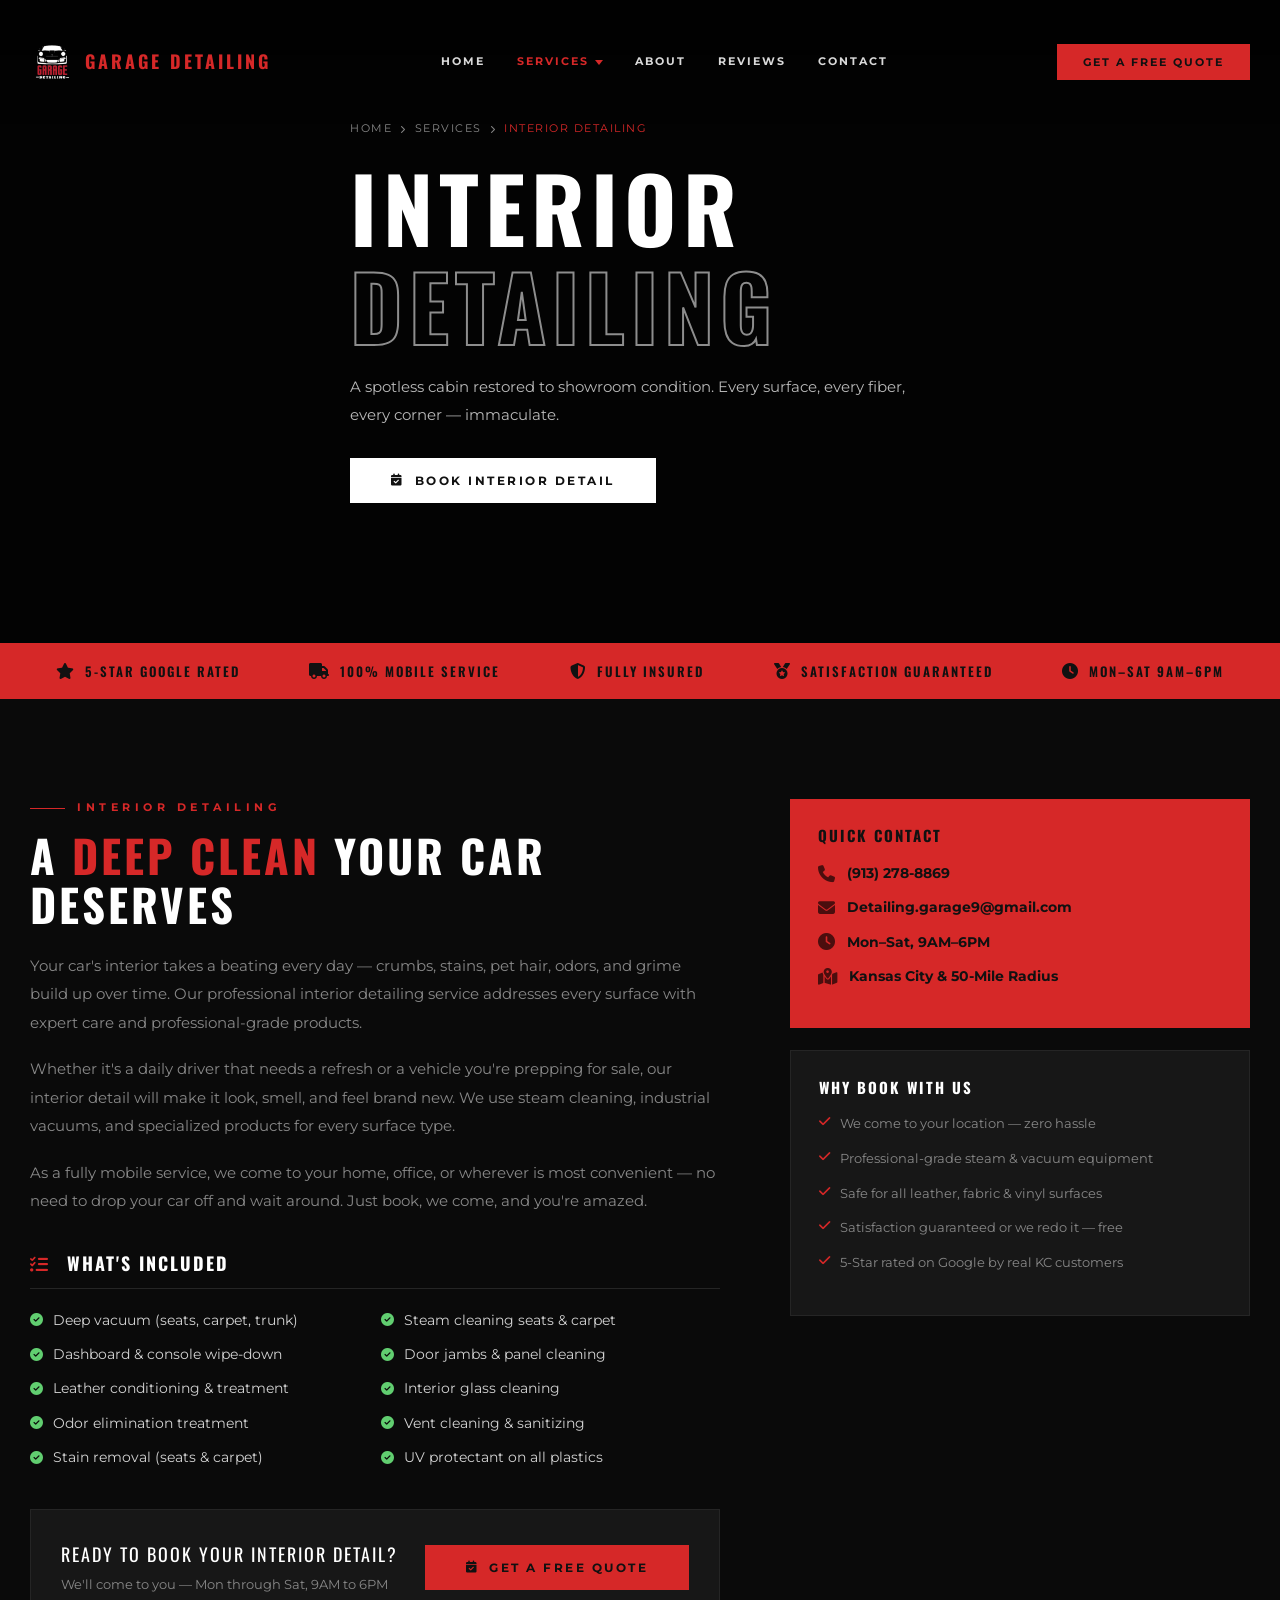
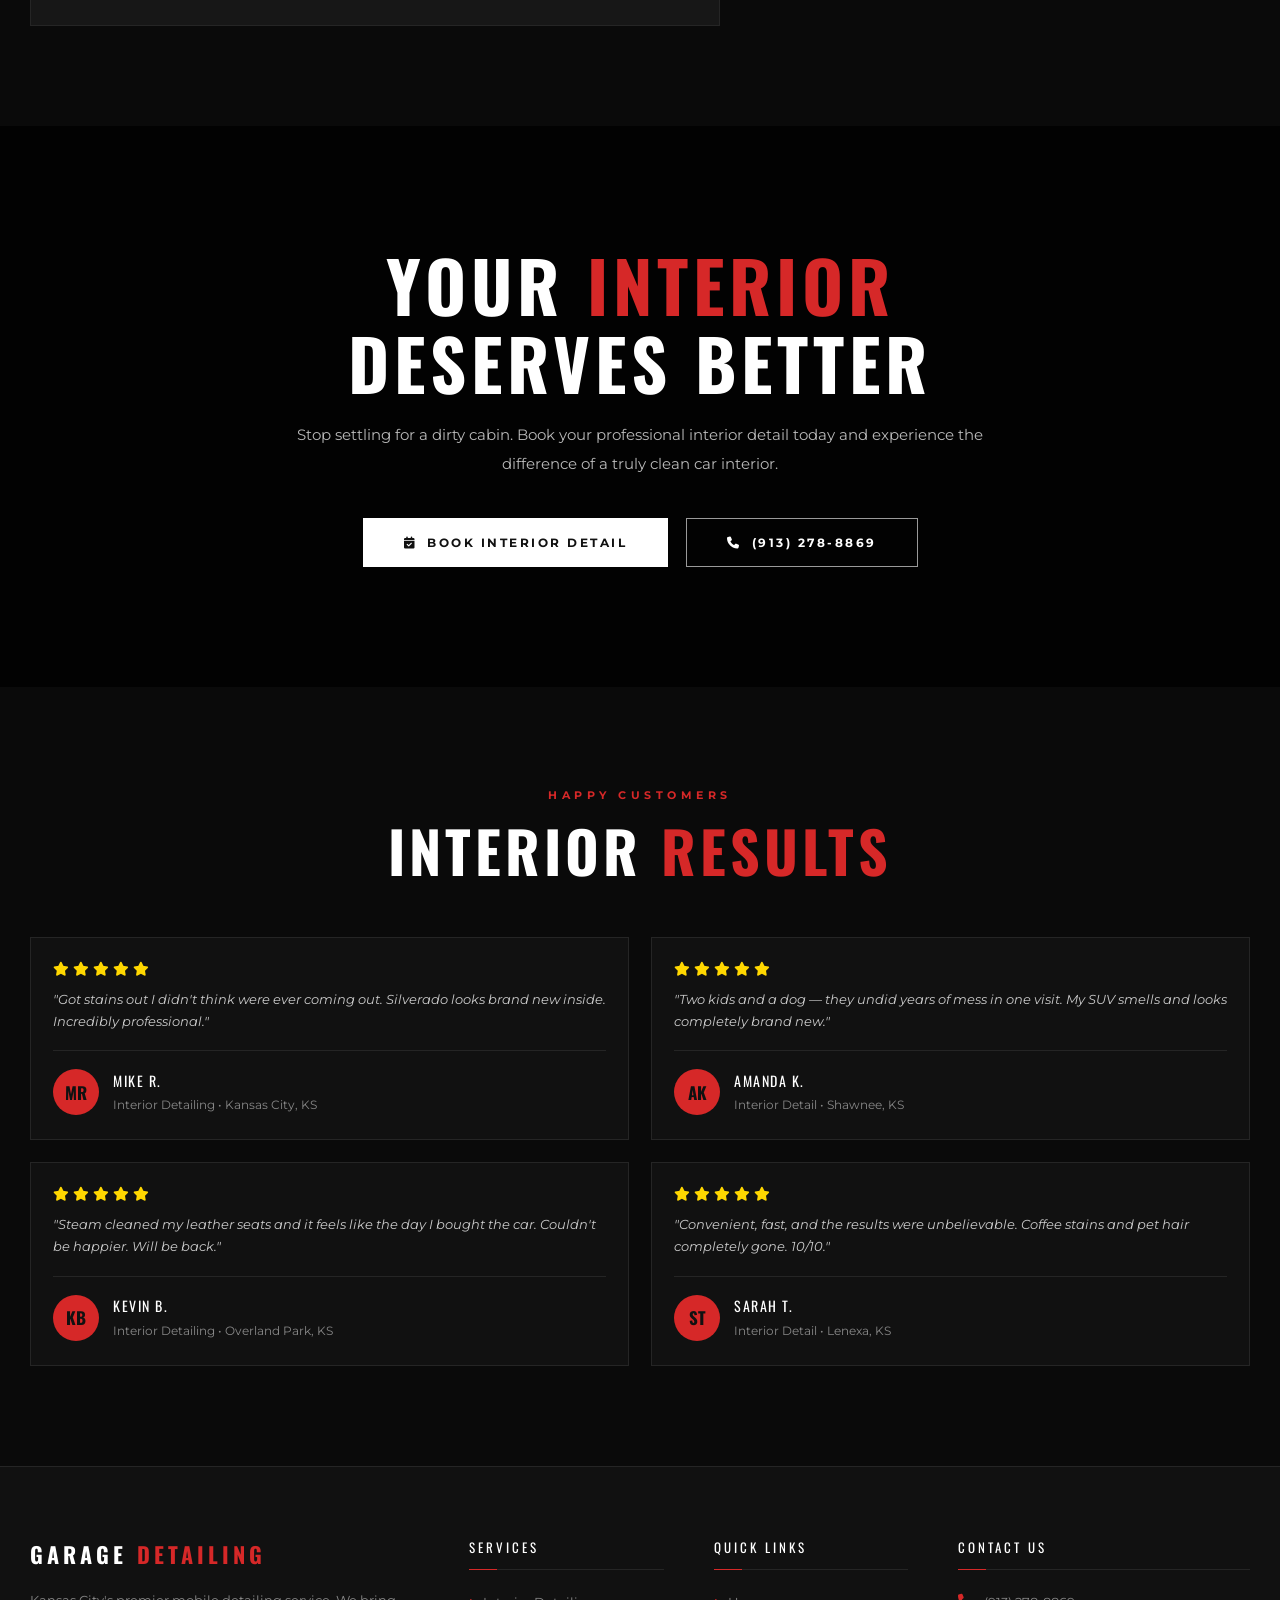
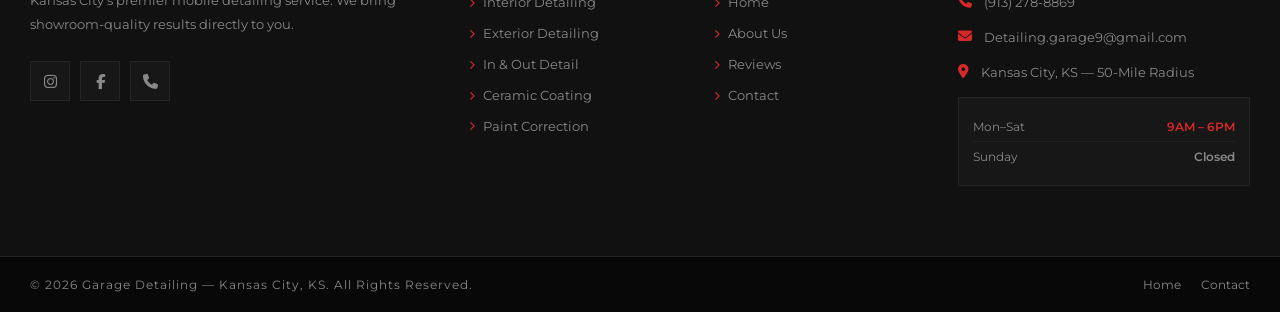
<file: interior-detailing.html>
<!DOCTYPE html>
<html lang="en">
<head>
  <meta charset="UTF-8" />
  <meta name="viewport" content="width=device-width, initial-scale=1.0" />
  <title>Interior Detailing — Garage Detailing Kansas City</title>
  <meta name="description" content="Professional mobile interior car detailing in Kansas City. Deep clean, steam, leather condition &amp; odor elimination. We come to you. Call (913) 278-8869." />
  <link rel="preconnect" href="https://images.unsplash.com" />
  <link rel="dns-prefetch" href="https://images.unsplash.com" />
  <link rel="preconnect" href="https://fonts.googleapis.com" />
  <link rel="preconnect" href="https://fonts.gstatic.com" crossorigin />
  <link href="https://fonts.googleapis.com/css2?family=Oswald:wght@400;500;600;700&family=Montserrat:wght@300;400;500;600;700&display=swap" rel="stylesheet" />
  <link rel="stylesheet" href="https://cdnjs.cloudflare.com/ajax/libs/font-awesome/6.5.0/css/all.min.css" />
  <link rel="stylesheet" href="css/styles.css" />
</head>
<body>

<!-- NAV -->
<nav class="nav" id="nav">
  <div class="nav-inner">
    <a href="index.html" class="nav-logo">
      <div class="nav-logo-img-wrap"><img src="garage%20detailig.png" alt="" class="nav-logo-img" /></div><span class="nav-logo-text">GARAGE <span>DETAILING</span></span>
    </a>
    <ul class="nav-links">
      <li><a href="index.html">Home</a></li>
      <li class="nav-dropdown">
        <a href="#" class="active">Services <span class="nav-chevron"></span></a>
        <ul class="nav-dropdown-menu">
          <li><a href="interior-detailing.html"><i class="fas fa-car-rear"></i> Interior Detailing</a></li>
          <li><a href="exterior-detailing.html"><i class="fas fa-spray-can"></i> Exterior Detailing</a></li>
          <li><a href="full-detail.html"><i class="fas fa-star"></i> In &amp; Out Detail</a></li>
          <li><a href="ceramic-coating.html"><i class="fas fa-shield-halved"></i> Ceramic Coating</a></li>
          <li><a href="paint-correction.html"><i class="fas fa-magic"></i> Paint Correction</a></li>
        </ul>
      </li>
      <li><a href="index.html#about">About</a></li>
      <li><a href="index.html#reviews">Reviews</a></li>
      <li><a href="contact.html">Contact</a></li>
    </ul>
    <button class="nav-cta" data-form>Get a Free Quote</button>
    <button class="nav-hamburger" aria-label="Menu"><span></span><span></span><span></span></button>
  </div>
</nav>
<div class="mobile-menu">
  <button class="mobile-menu-close"><i class="fas fa-times"></i></button>
  <div class="mobile-menu-logo"><div class="nav-logo-img-wrap"><img src="garage%20detailig.png" alt="" class="nav-logo-img" /></div><span class="nav-logo-text">GARAGE <span>DETAILING</span></span></div>
  <ul class="mobile-menu-links">
    <li><a href="index.html">Home</a></li>
    <li><a href="#">Services</a>
      <ul class="mobile-sub">
        <li><a href="interior-detailing.html">Interior Detailing</a></li>
        <li><a href="exterior-detailing.html">Exterior Detailing</a></li>
        <li><a href="full-detail.html">In &amp; Out Detail</a></li>
        <li><a href="ceramic-coating.html">Ceramic Coating</a></li>
        <li><a href="paint-correction.html">Paint Correction</a></li>
      </ul>
    </li>
    <li><a href="index.html#about">About</a></li>
    <li><a href="index.html#reviews">Reviews</a></li>
    <li><a href="contact.html">Contact</a></li>
  </ul>
  <div class="mobile-menu-cta"><button class="btn btn-accent" style="width:100%;justify-content:center;" data-form>Get a Free Quote</button></div>
</div>
<div class="menu-overlay"></div>

<!-- PAGE HERO -->
<section class="page-hero">
  <div class="page-hero-bg" style="background-image:url('https://images.unsplash.com/photo-1533473359331-0135ef1b58bf?auto=format&fit=crop&w=1920&q=80');"></div>
  <div class="page-hero-content">
    <div class="breadcrumb"><a href="index.html">Home</a> <i class="fas fa-chevron-right"></i> <a href="index.html#services">Services</a> <i class="fas fa-chevron-right"></i> <span>Interior Detailing</span></div>
    <h1 class="page-hero-title">INTERIOR<br><span style="-webkit-text-stroke:2px rgba(255,255,255,0.55);color:transparent;">DETAILING</span></h1>
    <p class="page-hero-desc">A spotless cabin restored to showroom condition. Every surface, every fiber, every corner — immaculate.</p>
    <button class="btn btn-primary" data-form data-service="Interior Detailing"><i class="fas fa-calendar-check"></i> Book Interior Detail</button>
  </div>
</section>

<!-- TRUST BAR -->
<div class="trust-bar">
  <div class="trust-bar-inner">
    <div class="trust-bar-item"><i class="fas fa-star"></i> 5-Star Google Rated</div>
    <div class="trust-bar-item"><i class="fas fa-truck"></i> 100% Mobile Service</div>
    <div class="trust-bar-item"><i class="fas fa-shield-halved"></i> Fully Insured</div>
    <div class="trust-bar-item"><i class="fas fa-medal"></i> Satisfaction Guaranteed</div>
    <div class="trust-bar-item"><i class="fas fa-clock"></i> Mon–Sat 9AM–6PM</div>
  </div>
</div>

<!-- SERVICE DETAIL -->
<section class="service-detail">
  <div class="container">
    <div class="service-detail-grid">
      <div class="service-detail-content" data-aos>
        <span class="section-label">Interior Detailing</span>
        <h2 class="section-title">A <span>Deep Clean</span> Your Car Deserves</h2>
        <p>Your car's interior takes a beating every day — crumbs, stains, pet hair, odors, and grime build up over time. Our professional interior detailing service addresses every surface with expert care and professional-grade products.</p>
        <p>Whether it's a daily driver that needs a refresh or a vehicle you're prepping for sale, our interior detail will make it look, smell, and feel brand new. We use steam cleaning, industrial vacuums, and specialized products for every surface type.</p>
        <p>As a fully mobile service, we come to your home, office, or wherever is most convenient — no need to drop your car off and wait around. Just book, we come, and you're amazed.</p>

        <div class="service-includes">
          <h3><i class="fas fa-list-check" style="color:var(--primary);margin-right:10px;"></i> What's Included</h3>
          <ul class="includes-list">
            <li><i class="fas fa-check-circle"></i> Deep vacuum (seats, carpet, trunk)</li>
            <li><i class="fas fa-check-circle"></i> Steam cleaning seats &amp; carpet</li>
            <li><i class="fas fa-check-circle"></i> Dashboard &amp; console wipe-down</li>
            <li><i class="fas fa-check-circle"></i> Door jambs &amp; panel cleaning</li>
            <li><i class="fas fa-check-circle"></i> Leather conditioning &amp; treatment</li>
            <li><i class="fas fa-check-circle"></i> Interior glass cleaning</li>
            <li><i class="fas fa-check-circle"></i> Odor elimination treatment</li>
            <li><i class="fas fa-check-circle"></i> Vent cleaning &amp; sanitizing</li>
            <li><i class="fas fa-check-circle"></i> Stain removal (seats &amp; carpet)</li>
            <li><i class="fas fa-check-circle"></i> UV protectant on all plastics</li>
          </ul>
        </div>

        <!-- Second CTA -->
        <div style="margin-top:40px;padding:30px;background:var(--bg-section);border:1px solid var(--border);display:flex;justify-content:space-between;align-items:center;flex-wrap:wrap;gap:20px;">
          <div>
            <div style="font-family:'Oswald',sans-serif;font-size:18px;letter-spacing:2px;margin-bottom:6px;">READY TO BOOK YOUR INTERIOR DETAIL?</div>
            <div style="font-size:13px;color:var(--muted);">We'll come to you — Mon through Sat, 9AM to 6PM</div>
          </div>
          <button class="btn btn-accent" data-form data-service="Interior Detailing"><i class="fas fa-calendar-check"></i> Get a Free Quote</button>
        </div>
      </div>

      <div class="service-sidebar">
        <div class="contact-card" data-aos="fade-left" data-delay="100">
          <h4>QUICK CONTACT</h4>
          <div class="contact-card-item"><i class="fas fa-phone"></i><span>(913) 278-8869</span></div>
          <div class="contact-card-item"><i class="fas fa-envelope"></i><span>Detailing.garage9@gmail.com</span></div>
          <div class="contact-card-item"><i class="fas fa-clock"></i><span>Mon–Sat, 9AM–6PM</span></div>
          <div class="contact-card-item"><i class="fas fa-map-location-dot"></i><span>Kansas City &amp; 50-Mile Radius</span></div>
        </div>
        <div class="service-benefits" data-aos="fade-left" data-delay="200">
          <h4>WHY BOOK WITH US</h4>
          <div class="benefit-item"><i class="fas fa-check"></i><span>We come to your location — zero hassle</span></div>
          <div class="benefit-item"><i class="fas fa-check"></i><span>Professional-grade steam &amp; vacuum equipment</span></div>
          <div class="benefit-item"><i class="fas fa-check"></i><span>Safe for all leather, fabric &amp; vinyl surfaces</span></div>
          <div class="benefit-item"><i class="fas fa-check"></i><span>Satisfaction guaranteed or we redo it — free</span></div>
          <div class="benefit-item"><i class="fas fa-check"></i><span>5-Star rated on Google by real KC customers</span></div>
        </div>
      </div>
    </div>
  </div>
</section>


<!-- CTA SECTION -->
<section class="cta-section">
  <div class="cta-bg"></div>
  <div class="cta-content">
    <h2 class="section-title">Your <span>Interior</span><br>Deserves Better</h2>
    <p>Stop settling for a dirty cabin. Book your professional interior detail today and experience the difference of a truly clean car interior.</p>
    <div class="cta-buttons">
      <button class="btn btn-primary" data-form data-service="Interior Detailing"><i class="fas fa-calendar-check"></i> Book Interior Detail</button>
      <a href="tel:9132788869" class="btn btn-outline"><i class="fas fa-phone"></i> (913) 278-8869</a>
    </div>
  </div>
</section>

<!-- TESTIMONIALS -->
<section class="testimonials-section">
  <div class="container">
    <div class="text-center section-header">
      <span class="section-label">Happy Customers</span>
      <h2 class="section-title">Interior <span>Results</span></h2>
    </div>
    <div class="testimonials-grid" style="grid-template-columns:repeat(2,1fr);">
      <div class="tcard" data-aos>
        <div class="tcard-stars"><i class="fas fa-star"></i><i class="fas fa-star"></i><i class="fas fa-star"></i><i class="fas fa-star"></i><i class="fas fa-star"></i></div>
        <p class="tcard-text">"Got stains out I didn't think were ever coming out. Silverado looks brand new inside. Incredibly professional."</p>
        <div class="tcard-author"><div class="tcard-avatar">MR</div><div><div class="tcard-name">Mike R.</div><div class="tcard-info">Interior Detailing • Kansas City, KS</div></div></div>
      </div>
      <div class="tcard" data-aos data-delay="100">
        <div class="tcard-stars"><i class="fas fa-star"></i><i class="fas fa-star"></i><i class="fas fa-star"></i><i class="fas fa-star"></i><i class="fas fa-star"></i></div>
        <p class="tcard-text">"Two kids and a dog — they undid years of mess in one visit. My SUV smells and looks completely brand new."</p>
        <div class="tcard-author"><div class="tcard-avatar">AK</div><div><div class="tcard-name">Amanda K.</div><div class="tcard-info">Interior Detail • Shawnee, KS</div></div></div>
      </div>
      <div class="tcard" data-aos data-delay="150">
        <div class="tcard-stars"><i class="fas fa-star"></i><i class="fas fa-star"></i><i class="fas fa-star"></i><i class="fas fa-star"></i><i class="fas fa-star"></i></div>
        <p class="tcard-text">"Steam cleaned my leather seats and it feels like the day I bought the car. Couldn't be happier. Will be back."</p>
        <div class="tcard-author"><div class="tcard-avatar">KB</div><div><div class="tcard-name">Kevin B.</div><div class="tcard-info">Interior Detailing • Overland Park, KS</div></div></div>
      </div>
      <div class="tcard" data-aos data-delay="200">
        <div class="tcard-stars"><i class="fas fa-star"></i><i class="fas fa-star"></i><i class="fas fa-star"></i><i class="fas fa-star"></i><i class="fas fa-star"></i></div>
        <p class="tcard-text">"Convenient, fast, and the results were unbelievable. Coffee stains and pet hair completely gone. 10/10."</p>
        <div class="tcard-author"><div class="tcard-avatar">ST</div><div><div class="tcard-name">Sarah T.</div><div class="tcard-info">Interior Detail • Lenexa, KS</div></div></div>
      </div>
    </div>
  </div>
</section>

<!-- FOOTER -->
<footer class="footer">
  <div class="footer-top"><div class="container"><div class="footer-grid">
    <div>
      <div class="footer-logo">GARAGE <span>DETAILING</span></div>
      <p class="footer-desc">Kansas City's premier mobile detailing service. We bring showroom-quality results directly to you.</p>
      <div class="footer-social">
        <a href="https://www.instagram.com/garage_detailing9" target="_blank" rel="noopener"><i class="fab fa-instagram"></i></a>
        <a href="https://facebook.com/share/1AmkAeQGTT/" target="_blank" rel="noopener"><i class="fab fa-facebook-f"></i></a>
        <a href="tel:9132788869"><i class="fas fa-phone"></i></a>
      </div>
    </div>
    <div>
      <div class="footer-col-title">Services</div>
      <ul class="footer-links">
        <li><a href="interior-detailing.html"><i class="fas fa-chevron-right"></i> Interior Detailing</a></li>
        <li><a href="exterior-detailing.html"><i class="fas fa-chevron-right"></i> Exterior Detailing</a></li>
        <li><a href="full-detail.html"><i class="fas fa-chevron-right"></i> In &amp; Out Detail</a></li>
        <li><a href="ceramic-coating.html"><i class="fas fa-chevron-right"></i> Ceramic Coating</a></li>
        <li><a href="paint-correction.html"><i class="fas fa-chevron-right"></i> Paint Correction</a></li>
      </ul>
    </div>
    <div>
      <div class="footer-col-title">Quick Links</div>
      <ul class="footer-links">
        <li><a href="index.html"><i class="fas fa-chevron-right"></i> Home</a></li>
        <li><a href="index.html#about"><i class="fas fa-chevron-right"></i> About Us</a></li>
        <li><a href="index.html#reviews"><i class="fas fa-chevron-right"></i> Reviews</a></li>
        <li><a href="contact.html"><i class="fas fa-chevron-right"></i> Contact</a></li>
      </ul>
    </div>
    <div>
      <div class="footer-col-title">Contact Us</div>
      <div class="fcontact-item"><i class="fas fa-phone"></i><span><a href="tel:9132788869">(913) 278-8869</a></span></div>
      <div class="fcontact-item"><i class="fas fa-envelope"></i><span><a href="mailto:Detailing.garage9@gmail.com">Detailing.garage9@gmail.com</a></span></div>
      <div class="fcontact-item"><i class="fas fa-location-dot"></i><span>Kansas City, KS — 50-Mile Radius</span></div>
      <div class="footer-hours">
        <div class="fhours-row"><span class="fhours-day">Mon–Sat</span><span class="fhours-time">9AM – 6PM</span></div>
        <div class="fhours-row"><span class="fhours-day">Sunday</span><span class="fhours-time" style="color:var(--muted);">Closed</span></div>
      </div>
    </div>
  </div></div></div>
  <div class="footer-bottom"><div class="footer-bottom-inner">
    <div class="footer-copy">&copy; 2026 Garage Detailing — Kansas City, KS. All Rights Reserved.</div>
    <div class="footer-bottom-links"><a href="index.html">Home</a><a href="contact.html">Contact</a></div>
  </div></div>
</footer>

<!-- MODAL -->
<div class="modal-overlay" id="leadModal">
  <div class="modal-box">
    <button class="modal-close"><i class="fas fa-times"></i></button>
    <div class="modal-header"><h3>GET YOUR FREE QUOTE</h3><p>Takes less than 60 seconds &bull; No obligation</p></div>
    <div class="modal-progress">
      <div class="step-ind active">1. Service</div>
      <div class="step-ind">2. Timeline</div>
      <div class="step-ind">3. Contact</div>
      <div class="step-ind">4. Referral</div>
    </div>
    <div class="modal-body">
      <div class="form-step active" data-step="1">
        <h4>What service do you need?</h4>
        <div class="opt-grid">
          <button class="opt-btn" data-group="service" data-val="Interior Detailing"><i class="fas fa-car-rear"></i> Interior Detailing</button>
          <button class="opt-btn" data-group="service" data-val="Exterior Detailing"><i class="fas fa-spray-can"></i> Exterior Detailing</button>
          <button class="opt-btn" data-group="service" data-val="In & Out Detail"><i class="fas fa-star"></i> In &amp; Out Detail</button>
          <button class="opt-btn" data-group="service" data-val="Ceramic Coating"><i class="fas fa-shield-halved"></i> Ceramic Coating</button>
          <button class="opt-btn" data-group="service" data-val="Paint Correction"><i class="fas fa-wand-magic-sparkles"></i> Paint Correction</button>
          <button class="opt-btn" data-group="service" data-val="Not Sure"><i class="fas fa-question-circle"></i> Not Sure Yet</button>
        </div>
        <div class="form-footer"><span class="step-count">Step 1 of 4</span><button class="btn-next">Next <i class="fas fa-arrow-right" style="font-size:11px;margin-left:6px;"></i></button></div>
      </div>
      <div class="form-step" data-step="2">
        <h4>When do you need it done?</h4>
        <div class="opt-grid">
          <button class="opt-btn" data-group="timeline" data-val="ASAP"><i class="fas fa-bolt"></i> ASAP</button>
          <button class="opt-btn" data-group="timeline" data-val="This Week"><i class="fas fa-calendar-week"></i> This Week</button>
          <button class="opt-btn" data-group="timeline" data-val="This Month"><i class="fas fa-calendar"></i> This Month</button>
          <button class="opt-btn" data-group="timeline" data-val="Flexible"><i class="fas fa-clock"></i> I'm Flexible</button>
        </div>
        <div class="form-footer"><button class="btn-prev"><i class="fas fa-arrow-left" style="font-size:11px;margin-right:6px;"></i> Back</button><span class="step-count">Step 2 of 4</span><button class="btn-next">Next <i class="fas fa-arrow-right" style="font-size:11px;margin-left:6px;"></i></button></div>
      </div>
      <div class="form-step" data-step="3">
        <h4>Your contact information</h4>
        <div class="form-group"><label>Full Name *</label><input type="text" id="contact-name" placeholder="John Smith" /></div>
        <div class="form-row">
          <div class="form-group"><label>Phone Number *</label><input type="tel" id="contact-phone" placeholder="(913) 555-0100" /></div>
          <div class="form-group"><label>Email Address *</label><input type="email" id="contact-email" placeholder="john@email.com" /></div>
        </div>
        <div class="form-group"><label>Vehicle (Year, Make, Model)</label><input type="text" id="contact-vehicle" placeholder="e.g. 2022 Ford F-150" /></div>
        <div class="form-footer"><button class="btn-prev"><i class="fas fa-arrow-left" style="font-size:11px;margin-right:6px;"></i> Back</button><span class="step-count">Step 3 of 4</span><button class="btn-next">Next <i class="fas fa-arrow-right" style="font-size:11px;margin-left:6px;"></i></button></div>
      </div>
      <div class="form-step" data-step="4">
        <h4>How did you find us?</h4>
        <div class="opt-grid">
          <button class="opt-btn" data-group="referral" data-val="Google"><i class="fab fa-google"></i> Google Search</button>
          <button class="opt-btn" data-group="referral" data-val="Facebook"><i class="fab fa-facebook"></i> Facebook</button>
          <button class="opt-btn" data-group="referral" data-val="Instagram"><i class="fab fa-instagram"></i> Instagram</button>
          <button class="opt-btn" data-group="referral" data-val="Friend/Family"><i class="fas fa-user-friends"></i> Friend / Family</button>
          <button class="opt-btn" data-group="referral" data-val="Repeat Customer"><i class="fas fa-heart"></i> Returning Customer</button>
          <button class="opt-btn" data-group="referral" data-val="Other"><i class="fas fa-ellipsis"></i> Other</button>
        </div>
        <div class="form-footer"><button class="btn-prev"><i class="fas fa-arrow-left" style="font-size:11px;margin-right:6px;"></i> Back</button><span class="step-count">Step 4 of 4</span><button class="btn-submit"><i class="fas fa-paper-plane" style="margin-right:8px;"></i> Submit Request</button></div>
      </div>
    </div>
    <div class="form-success">
      <div class="form-success-icon"><i class="fas fa-circle-check"></i></div>
      <h3>REQUEST RECEIVED!</h3>
      <p>Thanks! We'll reach out within a few hours to confirm your appointment.<br><br>Questions? Call/text <strong><a href="tel:9132788869" style="color:var(--primary);">(913) 278-8869</a></strong></p>
    </div>
  </div>
</div>

<script src="js/main.js"></script>
</body>
</html>
</file>
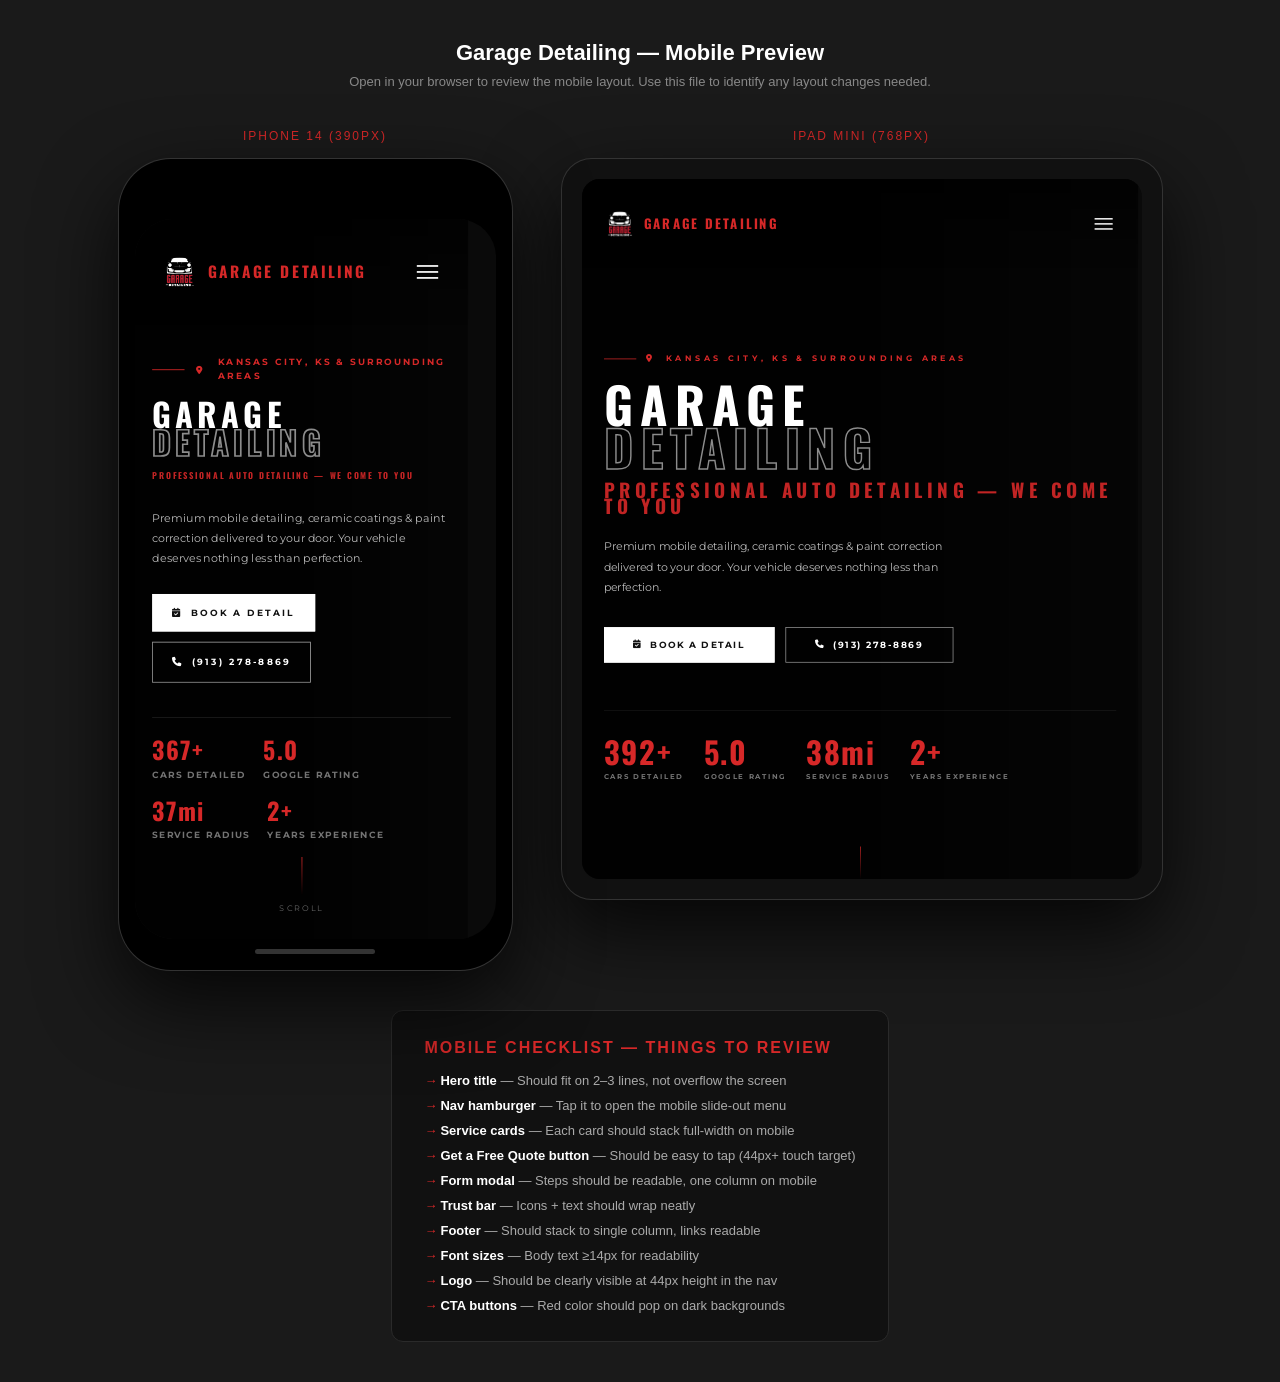
<file: mobile-preview.html>
<!DOCTYPE html>
<html lang="en">
<head>
  <meta charset="UTF-8" />
  <meta name="viewport" content="width=device-width, initial-scale=1.0" />
  <title>Mobile Preview — Garage Detailing</title>
  <style>
    * { margin: 0; padding: 0; box-sizing: border-box; }
    body {
      font-family: 'Segoe UI', sans-serif;
      background: #1a1a1a;
      min-height: 100vh;
      display: flex;
      flex-direction: column;
      align-items: center;
      padding: 40px 20px;
      gap: 40px;
      color: #fff;
    }
    .preview-header {
      text-align: center;
    }
    .preview-header h1 {
      font-size: 22px;
      font-weight: 600;
      margin-bottom: 8px;
    }
    .preview-header p {
      font-size: 13px;
      color: #888;
    }
    .devices {
      display: flex;
      flex-wrap: wrap;
      justify-content: center;
      gap: 50px;
      align-items: flex-start;
    }
    .device-wrap {
      display: flex;
      flex-direction: column;
      align-items: center;
      gap: 16px;
    }
    .device-label {
      font-size: 12px;
      letter-spacing: 2px;
      text-transform: uppercase;
      color: #D62828;
    }
    /* Phone shell */
    .phone {
      width: 393px;
      background: #000;
      border-radius: 52px;
      padding: 16px;
      box-shadow: 0 0 0 1px #333, 0 30px 80px rgba(0,0,0,0.8);
      position: relative;
    }
    .phone-notch {
      width: 120px;
      height: 34px;
      background: #000;
      border-radius: 0 0 24px 24px;
      margin: 0 auto 10px;
      position: relative;
      z-index: 10;
    }
    .phone-screen {
      border-radius: 38px;
      overflow: hidden;
      background: #0a0a0a;
      height: 720px;
    }
    .phone-screen iframe {
      width: 390px;
      height: 844px;
      border: none;
      transform-origin: top left;
      transform: scale(0.854);
    }
    .phone-home-bar {
      width: 120px;
      height: 5px;
      background: #333;
      border-radius: 3px;
      margin: 10px auto 0;
    }
    /* Tablet shell */
    .tablet {
      width: 600px;
      background: #111;
      border-radius: 30px;
      padding: 20px;
      box-shadow: 0 0 0 1px #333, 0 30px 80px rgba(0,0,0,0.8);
    }
    .tablet-screen {
      border-radius: 18px;
      overflow: hidden;
      background: #0a0a0a;
      height: 700px;
    }
    .tablet-screen iframe {
      width: 768px;
      height: 1024px;
      border: none;
      transform-origin: top left;
      transform: scale(0.724);
    }
    .notes {
      max-width: 800px;
      background: #111;
      border: 1px solid #2a2a2a;
      border-radius: 12px;
      padding: 28px 32px;
    }
    .notes h2 {
      font-size: 16px;
      letter-spacing: 2px;
      text-transform: uppercase;
      color: #D62828;
      margin-bottom: 16px;
    }
    .notes ul {
      list-style: none;
      display: flex;
      flex-direction: column;
      gap: 10px;
    }
    .notes li {
      font-size: 13px;
      color: #aaa;
      padding-left: 16px;
      position: relative;
    }
    .notes li::before {
      content: '→';
      position: absolute;
      left: 0;
      color: #D62828;
    }
    .notes li strong { color: #fff; }
  </style>
</head>
<body>

<div class="preview-header">
  <h1>Garage Detailing — Mobile Preview</h1>
  <p>Open in your browser to review the mobile layout. Use this file to identify any layout changes needed.</p>
</div>

<div class="devices">

  <!-- iPhone 14 -->
  <div class="device-wrap">
    <span class="device-label">iPhone 14 (390px)</span>
    <div class="phone">
      <div class="phone-notch"></div>
      <div class="phone-screen">
        <iframe src="index.html" title="Mobile preview 390px" loading="lazy"></iframe>
      </div>
      <div class="phone-home-bar"></div>
    </div>
  </div>

  <!-- iPad Mini -->
  <div class="device-wrap">
    <span class="device-label">iPad Mini (768px)</span>
    <div class="tablet">
      <div class="tablet-screen">
        <iframe src="index.html" title="Tablet preview 768px" loading="lazy"></iframe>
      </div>
    </div>
  </div>

</div>

<div class="notes">
  <h2>Mobile Checklist — Things to Review</h2>
  <ul>
    <li><strong>Hero title</strong> — Should fit on 2–3 lines, not overflow the screen</li>
    <li><strong>Nav hamburger</strong> — Tap it to open the mobile slide-out menu</li>
    <li><strong>Service cards</strong> — Each card should stack full-width on mobile</li>
    <li><strong>Get a Free Quote button</strong> — Should be easy to tap (44px+ touch target)</li>
    <li><strong>Form modal</strong> — Steps should be readable, one column on mobile</li>
    <li><strong>Trust bar</strong> — Icons + text should wrap neatly</li>
    <li><strong>Footer</strong> — Should stack to single column, links readable</li>
    <li><strong>Font sizes</strong> — Body text ≥14px for readability</li>
    <li><strong>Logo</strong> — Should be clearly visible at 44px height in the nav</li>
    <li><strong>CTA buttons</strong> — Red color should pop on dark backgrounds</li>
  </ul>
</div>

</body>
</html>
</file>
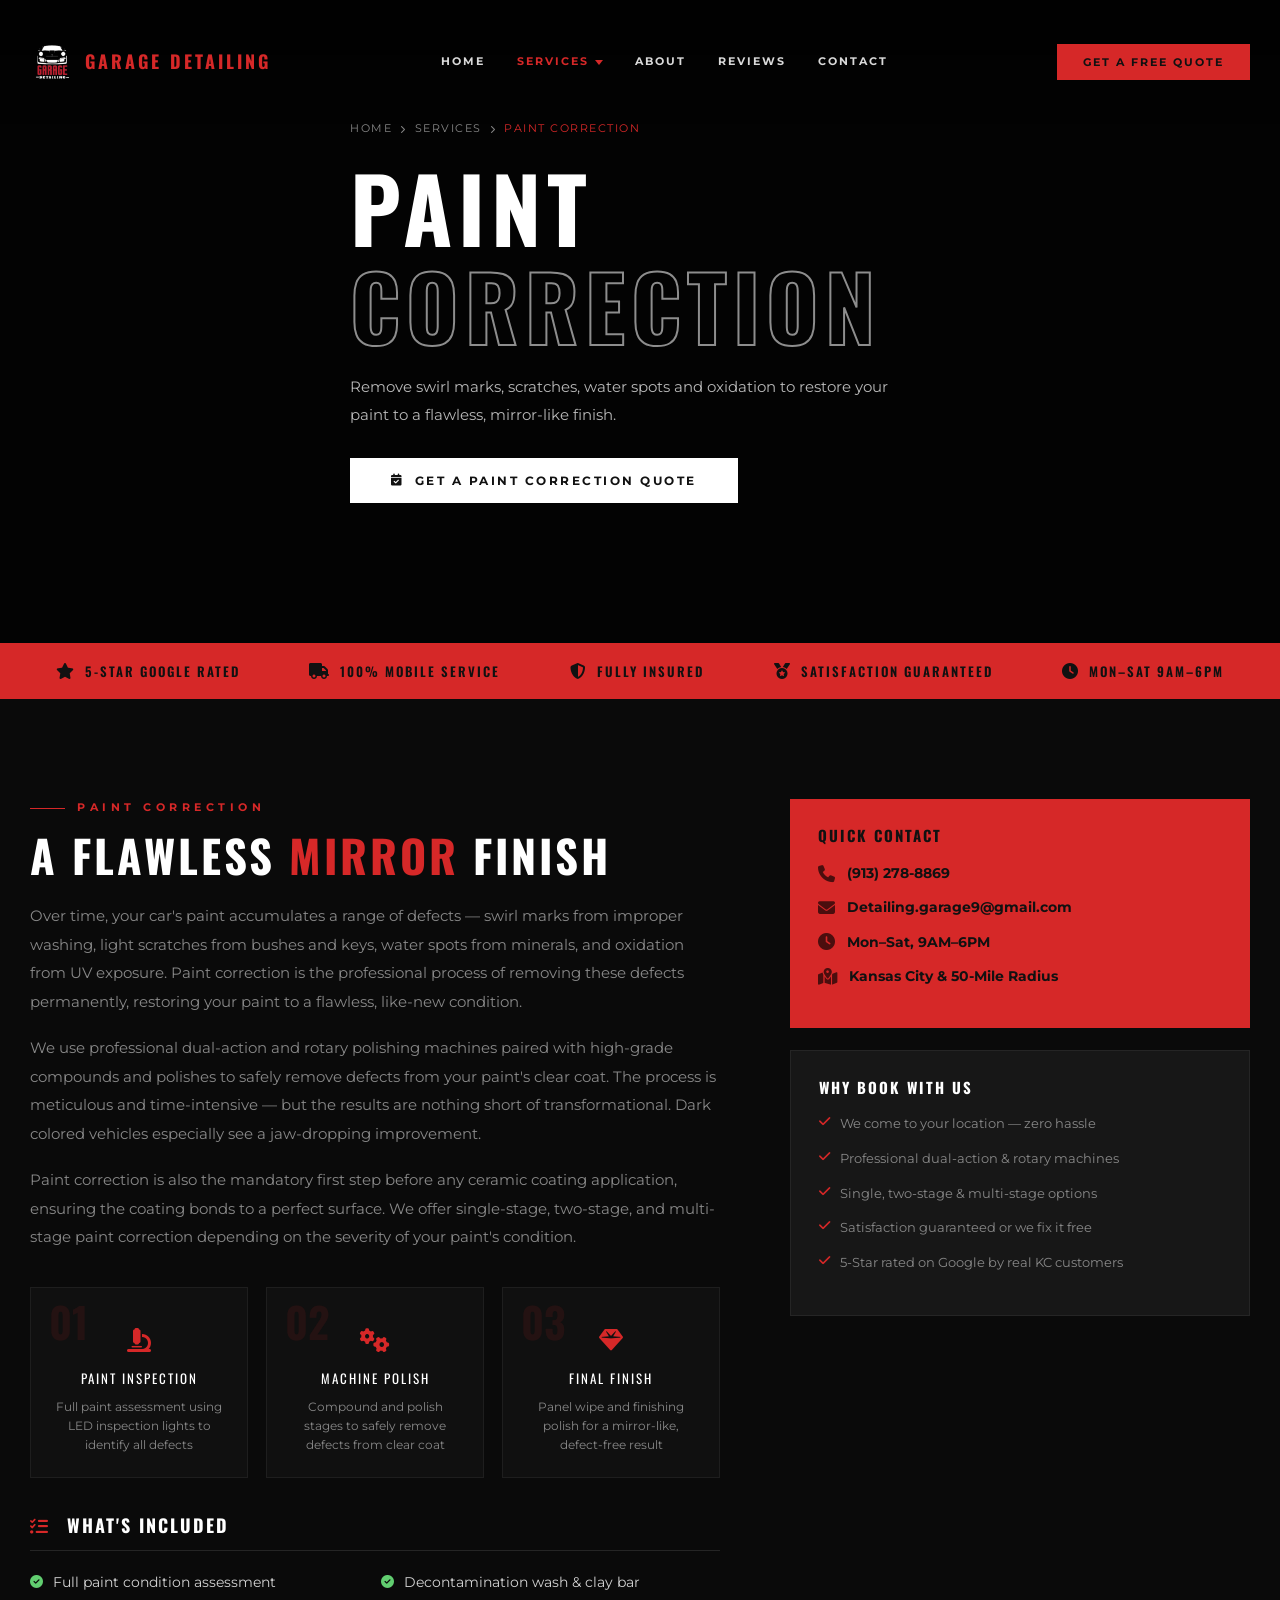
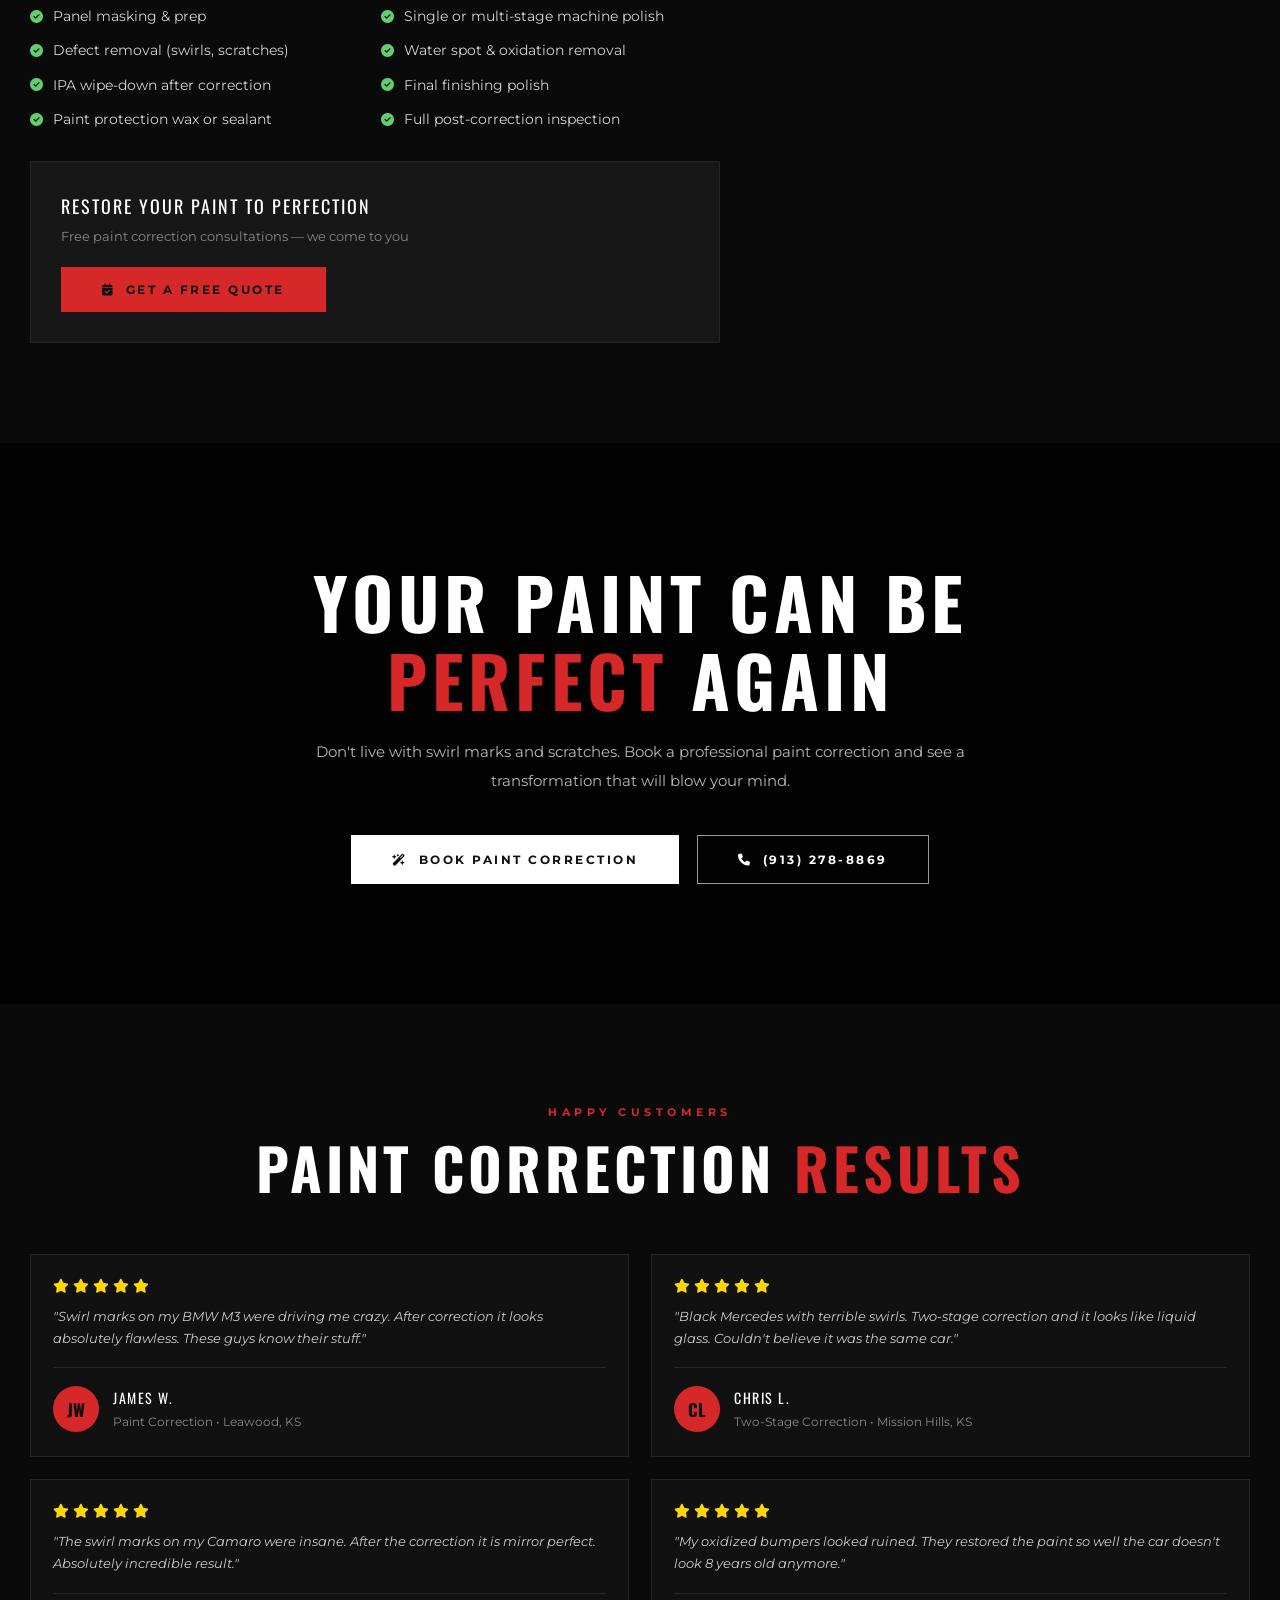
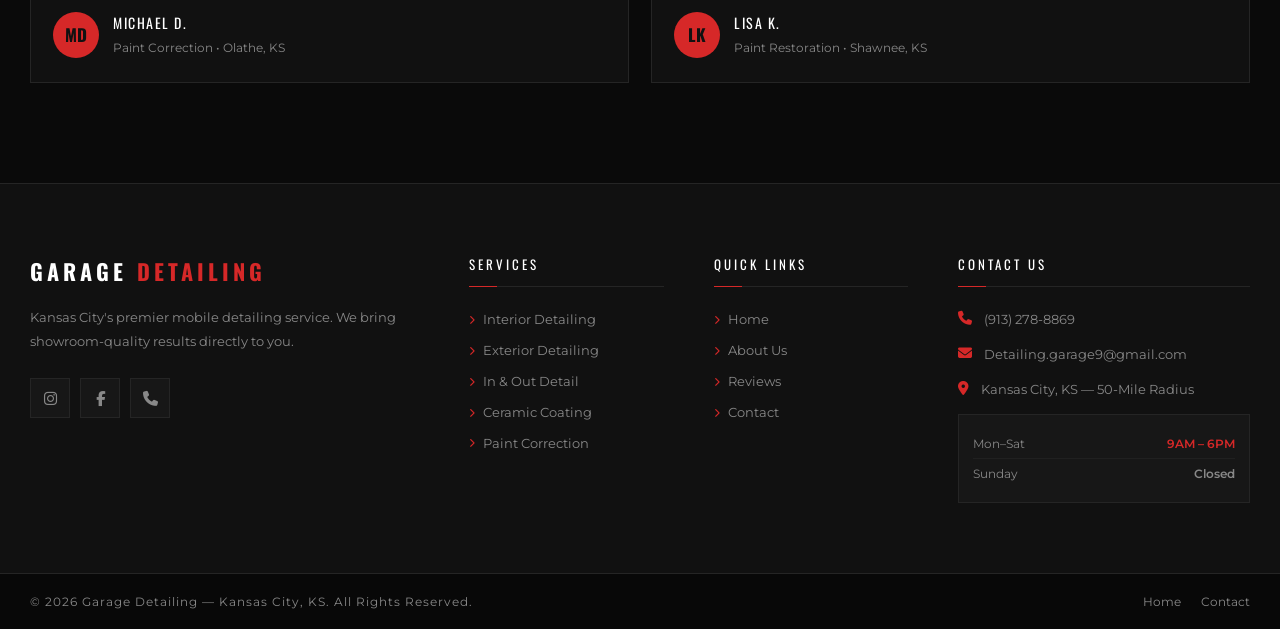
<file: paint-correction.html>
<!DOCTYPE html>
<html lang="en">
<head>
  <meta charset="UTF-8" />
  <meta name="viewport" content="width=device-width, initial-scale=1.0" />
  <title>Paint Correction — Garage Detailing Kansas City</title>
  <meta name="description" content="Professional mobile paint correction in Kansas City. Remove swirl marks, scratches &amp; oxidation. Restore your paint to a flawless finish. Call (913) 278-8869." />
  <link rel="preconnect" href="https://images.unsplash.com" />
  <link rel="dns-prefetch" href="https://images.unsplash.com" />
  <link rel="preconnect" href="https://fonts.googleapis.com" />
  <link rel="preconnect" href="https://fonts.gstatic.com" crossorigin />
  <link href="https://fonts.googleapis.com/css2?family=Oswald:wght@400;500;600;700&family=Montserrat:wght@300;400;500;600;700&display=swap" rel="stylesheet" />
  <link rel="stylesheet" href="https://cdnjs.cloudflare.com/ajax/libs/font-awesome/6.5.0/css/all.min.css" />
  <link rel="stylesheet" href="css/styles.css" />
</head>
<body>

<nav class="nav" id="nav">
  <div class="nav-inner">
    <a href="index.html" class="nav-logo"><div class="nav-logo-img-wrap"><img src="garage%20detailig.png" alt="" class="nav-logo-img" /></div><span class="nav-logo-text">GARAGE <span>DETAILING</span></span></a>
    <ul class="nav-links">
      <li><a href="index.html">Home</a></li>
      <li class="nav-dropdown"><a href="#" class="active">Services <span class="nav-chevron"></span></a>
        <ul class="nav-dropdown-menu">
          <li><a href="interior-detailing.html"><i class="fas fa-car-rear"></i> Interior Detailing</a></li>
          <li><a href="exterior-detailing.html"><i class="fas fa-spray-can"></i> Exterior Detailing</a></li>
          <li><a href="full-detail.html"><i class="fas fa-star"></i> In &amp; Out Detail</a></li>
          <li><a href="ceramic-coating.html"><i class="fas fa-shield-halved"></i> Ceramic Coating</a></li>
          <li><a href="paint-correction.html"><i class="fas fa-magic"></i> Paint Correction</a></li>
        </ul>
      </li>
      <li><a href="index.html#about">About</a></li>
      <li><a href="index.html#reviews">Reviews</a></li>
      <li><a href="contact.html">Contact</a></li>
    </ul>
    <button class="nav-cta" data-form>Get a Free Quote</button>
    <button class="nav-hamburger" aria-label="Menu"><span></span><span></span><span></span></button>
  </div>
</nav>
<div class="mobile-menu">
  <button class="mobile-menu-close"><i class="fas fa-times"></i></button>
  <div class="mobile-menu-logo"><div class="nav-logo-img-wrap"><img src="garage%20detailig.png" alt="" class="nav-logo-img" /></div><span class="nav-logo-text">GARAGE <span>DETAILING</span></span></div>
  <ul class="mobile-menu-links">
    <li><a href="index.html">Home</a></li>
    <li><a href="#">Services</a><ul class="mobile-sub"><li><a href="interior-detailing.html">Interior Detailing</a></li><li><a href="exterior-detailing.html">Exterior Detailing</a></li><li><a href="full-detail.html">In &amp; Out Detail</a></li><li><a href="ceramic-coating.html">Ceramic Coating</a></li><li><a href="paint-correction.html">Paint Correction</a></li></ul></li>
    <li><a href="index.html#about">About</a></li><li><a href="index.html#reviews">Reviews</a></li><li><a href="contact.html">Contact</a></li>
  </ul>
  <div class="mobile-menu-cta"><button class="btn btn-accent" style="width:100%;justify-content:center;" data-form>Get a Free Quote</button></div>
</div>
<div class="menu-overlay"></div>

<section class="page-hero">
  <div class="page-hero-bg" style="background-image:url('https://images.unsplash.com/photo-1678383407763-4e02ba2aa056?auto=format&fit=crop&w=1920&q=80');"></div>
  <div class="page-hero-content">
    <div class="breadcrumb"><a href="index.html">Home</a> <i class="fas fa-chevron-right"></i> <a href="index.html#services">Services</a> <i class="fas fa-chevron-right"></i> <span>Paint Correction</span></div>
    <h1 class="page-hero-title">PAINT<br><span style="-webkit-text-stroke:2px rgba(255,255,255,0.55);color:transparent;">CORRECTION</span></h1>
    <p class="page-hero-desc">Remove swirl marks, scratches, water spots and oxidation to restore your paint to a flawless, mirror-like finish.</p>
    <button class="btn btn-primary" data-form data-service="Paint Correction"><i class="fas fa-calendar-check"></i> Get a Paint Correction Quote</button>
  </div>
</section>

<div class="trust-bar">
  <div class="trust-bar-inner">
    <div class="trust-bar-item"><i class="fas fa-star"></i> 5-Star Google Rated</div>
    <div class="trust-bar-item"><i class="fas fa-truck"></i> 100% Mobile Service</div>
    <div class="trust-bar-item"><i class="fas fa-shield-halved"></i> Fully Insured</div>
    <div class="trust-bar-item"><i class="fas fa-medal"></i> Satisfaction Guaranteed</div>
    <div class="trust-bar-item"><i class="fas fa-clock"></i> Mon–Sat 9AM–6PM</div>
  </div>
</div>

<section class="service-detail">
  <div class="container">
    <div class="service-detail-grid">
      <div class="service-detail-content" data-aos>
        <span class="section-label">Paint Correction</span>
        <h2 class="section-title">A Flawless <span>Mirror</span> Finish</h2>
        <p>Over time, your car's paint accumulates a range of defects — swirl marks from improper washing, light scratches from bushes and keys, water spots from minerals, and oxidation from UV exposure. Paint correction is the professional process of removing these defects permanently, restoring your paint to a flawless, like-new condition.</p>
        <p>We use professional dual-action and rotary polishing machines paired with high-grade compounds and polishes to safely remove defects from your paint's clear coat. The process is meticulous and time-intensive — but the results are nothing short of transformational. Dark colored vehicles especially see a jaw-dropping improvement.</p>
        <p>Paint correction is also the mandatory first step before any ceramic coating application, ensuring the coating bonds to a perfect surface. We offer single-stage, two-stage, and multi-stage paint correction depending on the severity of your paint's condition.</p>

        <div style="display:grid;grid-template-columns:1fr 1fr 1fr;gap:18px;margin:35px 0;" class="process-steps">
          <div class="process-step" style="padding:22px;text-align:center;">
            <div class="process-step-num" style="font-size:42px;">01</div>
            <div style="font-size:24px;color:var(--primary);margin:12px 0 8px;"><i class="fas fa-microscope"></i></div>
            <div style="font-family:'Oswald',sans-serif;font-size:13px;letter-spacing:2px;margin-bottom:8px;">PAINT INSPECTION</div>
            <div style="font-size:12px;color:var(--muted);line-height:1.6;">Full paint assessment using LED inspection lights to identify all defects</div>
          </div>
          <div class="process-step" style="padding:22px;text-align:center;">
            <div class="process-step-num" style="font-size:42px;">02</div>
            <div style="font-size:24px;color:var(--primary);margin:12px 0 8px;"><i class="fas fa-gears"></i></div>
            <div style="font-family:'Oswald',sans-serif;font-size:13px;letter-spacing:2px;margin-bottom:8px;">MACHINE POLISH</div>
            <div style="font-size:12px;color:var(--muted);line-height:1.6;">Compound and polish stages to safely remove defects from clear coat</div>
          </div>
          <div class="process-step" style="padding:22px;text-align:center;">
            <div class="process-step-num" style="font-size:42px;">03</div>
            <div style="font-size:24px;color:var(--primary);margin:12px 0 8px;"><i class="fas fa-gem"></i></div>
            <div style="font-family:'Oswald',sans-serif;font-size:13px;letter-spacing:2px;margin-bottom:8px;">FINAL FINISH</div>
            <div style="font-size:12px;color:var(--muted);line-height:1.6;">Panel wipe and finishing polish for a mirror-like, defect-free result</div>
          </div>
        </div>

        <div class="service-includes">
          <h3><i class="fas fa-list-check" style="color:var(--primary);margin-right:10px;"></i> What's Included</h3>
          <ul class="includes-list">
            <li><i class="fas fa-check-circle"></i> Full paint condition assessment</li>
            <li><i class="fas fa-check-circle"></i> Decontamination wash &amp; clay bar</li>
            <li><i class="fas fa-check-circle"></i> Panel masking &amp; prep</li>
            <li><i class="fas fa-check-circle"></i> Single or multi-stage machine polish</li>
            <li><i class="fas fa-check-circle"></i> Defect removal (swirls, scratches)</li>
            <li><i class="fas fa-check-circle"></i> Water spot &amp; oxidation removal</li>
            <li><i class="fas fa-check-circle"></i> IPA wipe-down after correction</li>
            <li><i class="fas fa-check-circle"></i> Final finishing polish</li>
            <li><i class="fas fa-check-circle"></i> Paint protection wax or sealant</li>
            <li><i class="fas fa-check-circle"></i> Full post-correction inspection</li>
          </ul>
        </div>

        <div style="margin-top:30px;padding:30px;background:var(--bg-section);border:1px solid var(--border);display:flex;justify-content:space-between;align-items:center;flex-wrap:wrap;gap:20px;">
          <div>
            <div style="font-family:'Oswald',sans-serif;font-size:18px;letter-spacing:2px;margin-bottom:6px;">RESTORE YOUR PAINT TO PERFECTION</div>
            <div style="font-size:13px;color:var(--muted);">Free paint correction consultations — we come to you</div>
          </div>
          <button class="btn btn-accent" data-form data-service="Paint Correction"><i class="fas fa-calendar-check"></i> Get a Free Quote</button>
        </div>
      </div>

      <div class="service-sidebar">
        <div class="contact-card" data-aos="fade-left" data-delay="100">
          <h4>QUICK CONTACT</h4>
          <div class="contact-card-item"><i class="fas fa-phone"></i><span>(913) 278-8869</span></div>
          <div class="contact-card-item"><i class="fas fa-envelope"></i><span>Detailing.garage9@gmail.com</span></div>
          <div class="contact-card-item"><i class="fas fa-clock"></i><span>Mon–Sat, 9AM–6PM</span></div>
          <div class="contact-card-item"><i class="fas fa-map-location-dot"></i><span>Kansas City &amp; 50-Mile Radius</span></div>
        </div>
        <div class="service-benefits" data-aos="fade-left" data-delay="200">
          <h4>WHY BOOK WITH US</h4>
          <div class="benefit-item"><i class="fas fa-check"></i><span>We come to your location — zero hassle</span></div>
          <div class="benefit-item"><i class="fas fa-check"></i><span>Professional dual-action &amp; rotary machines</span></div>
          <div class="benefit-item"><i class="fas fa-check"></i><span>Single, two-stage &amp; multi-stage options</span></div>
          <div class="benefit-item"><i class="fas fa-check"></i><span>Satisfaction guaranteed or we fix it free</span></div>
          <div class="benefit-item"><i class="fas fa-check"></i><span>5-Star rated on Google by real KC customers</span></div>
        </div>
      </div>
    </div>
  </div>
</section>


<section class="cta-section">
  <div class="cta-bg"></div>
  <div class="cta-content">
    <h2 class="section-title">Your Paint Can Be <span>Perfect</span> Again</h2>
    <p>Don't live with swirl marks and scratches. Book a professional paint correction and see a transformation that will blow your mind.</p>
    <div class="cta-buttons">
      <button class="btn btn-primary" data-form data-service="Paint Correction"><i class="fas fa-wand-magic-sparkles"></i> Book Paint Correction</button>
      <a href="tel:9132788869" class="btn btn-outline"><i class="fas fa-phone"></i> (913) 278-8869</a>
    </div>
  </div>
</section>

<section class="testimonials-section">
  <div class="container">
    <div class="text-center section-header"><span class="section-label">Happy Customers</span><h2 class="section-title">Paint Correction <span>Results</span></h2></div>
    <div class="testimonials-grid" style="grid-template-columns:repeat(2,1fr);">
      <div class="tcard" data-aos>
        <div class="tcard-stars"><i class="fas fa-star"></i><i class="fas fa-star"></i><i class="fas fa-star"></i><i class="fas fa-star"></i><i class="fas fa-star"></i></div>
        <p class="tcard-text">"Swirl marks on my BMW M3 were driving me crazy. After correction it looks absolutely flawless. These guys know their stuff."</p>
        <div class="tcard-author"><div class="tcard-avatar">JW</div><div><div class="tcard-name">James W.</div><div class="tcard-info">Paint Correction • Leawood, KS</div></div></div>
      </div>
      <div class="tcard" data-aos data-delay="100">
        <div class="tcard-stars"><i class="fas fa-star"></i><i class="fas fa-star"></i><i class="fas fa-star"></i><i class="fas fa-star"></i><i class="fas fa-star"></i></div>
        <p class="tcard-text">"Black Mercedes with terrible swirls. Two-stage correction and it looks like liquid glass. Couldn't believe it was the same car."</p>
        <div class="tcard-author"><div class="tcard-avatar">CL</div><div><div class="tcard-name">Chris L.</div><div class="tcard-info">Two-Stage Correction • Mission Hills, KS</div></div></div>
      </div>
      <div class="tcard" data-aos data-delay="150">
        <div class="tcard-stars"><i class="fas fa-star"></i><i class="fas fa-star"></i><i class="fas fa-star"></i><i class="fas fa-star"></i><i class="fas fa-star"></i></div>
        <p class="tcard-text">"The swirl marks on my Camaro were insane. After the correction it is mirror perfect. Absolutely incredible result."</p>
        <div class="tcard-author"><div class="tcard-avatar">MD</div><div><div class="tcard-name">Michael D.</div><div class="tcard-info">Paint Correction • Olathe, KS</div></div></div>
      </div>
      <div class="tcard" data-aos data-delay="200">
        <div class="tcard-stars"><i class="fas fa-star"></i><i class="fas fa-star"></i><i class="fas fa-star"></i><i class="fas fa-star"></i><i class="fas fa-star"></i></div>
        <p class="tcard-text">"My oxidized bumpers looked ruined. They restored the paint so well the car doesn't look 8 years old anymore."</p>
        <div class="tcard-author"><div class="tcard-avatar">LK</div><div><div class="tcard-name">Lisa K.</div><div class="tcard-info">Paint Restoration • Shawnee, KS</div></div></div>
      </div>
    </div>
  </div>
</section>

<footer class="footer">
  <div class="footer-top"><div class="container"><div class="footer-grid">
    <div><div class="footer-logo">GARAGE <span>DETAILING</span></div><p class="footer-desc">Kansas City's premier mobile detailing service. We bring showroom-quality results directly to you.</p><div class="footer-social"><a href="https://www.instagram.com/garage_detailing9" target="_blank" rel="noopener"><i class="fab fa-instagram"></i></a><a href="https://facebook.com/share/1AmkAeQGTT/" target="_blank" rel="noopener"><i class="fab fa-facebook-f"></i></a><a href="tel:9132788869"><i class="fas fa-phone"></i></a></div></div>
    <div><div class="footer-col-title">Services</div><ul class="footer-links"><li><a href="interior-detailing.html"><i class="fas fa-chevron-right"></i> Interior Detailing</a></li><li><a href="exterior-detailing.html"><i class="fas fa-chevron-right"></i> Exterior Detailing</a></li><li><a href="full-detail.html"><i class="fas fa-chevron-right"></i> In &amp; Out Detail</a></li><li><a href="ceramic-coating.html"><i class="fas fa-chevron-right"></i> Ceramic Coating</a></li><li><a href="paint-correction.html"><i class="fas fa-chevron-right"></i> Paint Correction</a></li></ul></div>
    <div><div class="footer-col-title">Quick Links</div><ul class="footer-links"><li><a href="index.html"><i class="fas fa-chevron-right"></i> Home</a></li><li><a href="index.html#about"><i class="fas fa-chevron-right"></i> About Us</a></li><li><a href="index.html#reviews"><i class="fas fa-chevron-right"></i> Reviews</a></li><li><a href="contact.html"><i class="fas fa-chevron-right"></i> Contact</a></li></ul></div>
    <div><div class="footer-col-title">Contact Us</div><div class="fcontact-item"><i class="fas fa-phone"></i><span><a href="tel:9132788869">(913) 278-8869</a></span></div><div class="fcontact-item"><i class="fas fa-envelope"></i><span><a href="mailto:Detailing.garage9@gmail.com">Detailing.garage9@gmail.com</a></span></div><div class="fcontact-item"><i class="fas fa-location-dot"></i><span>Kansas City, KS — 50-Mile Radius</span></div><div class="footer-hours"><div class="fhours-row"><span class="fhours-day">Mon–Sat</span><span class="fhours-time">9AM – 6PM</span></div><div class="fhours-row"><span class="fhours-day">Sunday</span><span class="fhours-time" style="color:var(--muted);">Closed</span></div></div></div>
  </div></div></div>
  <div class="footer-bottom"><div class="footer-bottom-inner"><div class="footer-copy">&copy; 2026 Garage Detailing — Kansas City, KS. All Rights Reserved.</div><div class="footer-bottom-links"><a href="index.html">Home</a><a href="contact.html">Contact</a></div></div></div>
</footer>

<div class="modal-overlay" id="leadModal">
  <div class="modal-box">
    <button class="modal-close"><i class="fas fa-times"></i></button>
    <div class="modal-header"><h3>GET YOUR FREE QUOTE</h3><p>Takes less than 60 seconds &bull; No obligation</p></div>
    <div class="modal-progress"><div class="step-ind active">1. Service</div><div class="step-ind">2. Timeline</div><div class="step-ind">3. Contact</div><div class="step-ind">4. Referral</div></div>
    <div class="modal-body">
      <div class="form-step active" data-step="1"><h4>What service do you need?</h4><div class="opt-grid"><button class="opt-btn" data-group="service" data-val="Interior Detailing"><i class="fas fa-car-rear"></i> Interior Detailing</button><button class="opt-btn" data-group="service" data-val="Exterior Detailing"><i class="fas fa-spray-can"></i> Exterior Detailing</button><button class="opt-btn" data-group="service" data-val="In & Out Detail"><i class="fas fa-star"></i> In &amp; Out Detail</button><button class="opt-btn" data-group="service" data-val="Ceramic Coating"><i class="fas fa-shield-halved"></i> Ceramic Coating</button><button class="opt-btn" data-group="service" data-val="Paint Correction"><i class="fas fa-wand-magic-sparkles"></i> Paint Correction</button><button class="opt-btn" data-group="service" data-val="Not Sure"><i class="fas fa-question-circle"></i> Not Sure Yet</button></div><div class="form-footer"><span class="step-count">Step 1 of 4</span><button class="btn-next">Next <i class="fas fa-arrow-right" style="font-size:11px;margin-left:6px;"></i></button></div></div>
      <div class="form-step" data-step="2"><h4>When do you need it done?</h4><div class="opt-grid"><button class="opt-btn" data-group="timeline" data-val="ASAP"><i class="fas fa-bolt"></i> ASAP</button><button class="opt-btn" data-group="timeline" data-val="This Week"><i class="fas fa-calendar-week"></i> This Week</button><button class="opt-btn" data-group="timeline" data-val="This Month"><i class="fas fa-calendar"></i> This Month</button><button class="opt-btn" data-group="timeline" data-val="Flexible"><i class="fas fa-clock"></i> I'm Flexible</button></div><div class="form-footer"><button class="btn-prev"><i class="fas fa-arrow-left" style="font-size:11px;margin-right:6px;"></i> Back</button><span class="step-count">Step 2 of 4</span><button class="btn-next">Next <i class="fas fa-arrow-right" style="font-size:11px;margin-left:6px;"></i></button></div></div>
      <div class="form-step" data-step="3"><h4>Your contact information</h4><div class="form-group"><label>Full Name *</label><input type="text" id="contact-name" placeholder="John Smith" /></div><div class="form-row"><div class="form-group"><label>Phone Number *</label><input type="tel" id="contact-phone" placeholder="(913) 555-0100" /></div><div class="form-group"><label>Email Address *</label><input type="email" id="contact-email" placeholder="john@email.com" /></div></div><div class="form-group"><label>Vehicle (Year, Make, Model)</label><input type="text" id="contact-vehicle" placeholder="e.g. 2022 Ford F-150" /></div><div class="form-footer"><button class="btn-prev"><i class="fas fa-arrow-left" style="font-size:11px;margin-right:6px;"></i> Back</button><span class="step-count">Step 3 of 4</span><button class="btn-next">Next <i class="fas fa-arrow-right" style="font-size:11px;margin-left:6px;"></i></button></div></div>
      <div class="form-step" data-step="4"><h4>How did you find us?</h4><div class="opt-grid"><button class="opt-btn" data-group="referral" data-val="Google"><i class="fab fa-google"></i> Google Search</button><button class="opt-btn" data-group="referral" data-val="Facebook"><i class="fab fa-facebook"></i> Facebook</button><button class="opt-btn" data-group="referral" data-val="Instagram"><i class="fab fa-instagram"></i> Instagram</button><button class="opt-btn" data-group="referral" data-val="Friend/Family"><i class="fas fa-user-friends"></i> Friend / Family</button><button class="opt-btn" data-group="referral" data-val="Repeat Customer"><i class="fas fa-heart"></i> Returning Customer</button><button class="opt-btn" data-group="referral" data-val="Other"><i class="fas fa-ellipsis"></i> Other</button></div><div class="form-footer"><button class="btn-prev"><i class="fas fa-arrow-left" style="font-size:11px;margin-right:6px;"></i> Back</button><span class="step-count">Step 4 of 4</span><button class="btn-submit"><i class="fas fa-paper-plane" style="margin-right:8px;"></i> Submit Request</button></div></div>
    </div>
    <div class="form-success"><div class="form-success-icon"><i class="fas fa-circle-check"></i></div><h3>REQUEST RECEIVED!</h3><p>Thanks! We'll reach out within a few hours to confirm your appointment.<br><br>Questions? Call/text <strong><a href="tel:9132788869" style="color:var(--primary);">(913) 278-8869</a></strong></p></div>
  </div>
</div>

<script src="js/main.js"></script>
</body>
</html>
</file>
<file: css/styles.css>
/* ==========================================
   GARAGE DETAILING - MAIN STYLESHEET
   Design inspired by autodetailingsolution.com
   ========================================== */

/* ---- RESET & ROOT ---- */
*, *::before, *::after { margin: 0; padding: 0; box-sizing: border-box; }
html { scroll-behavior: smooth; }

:root {
  --primary: #D62828;
  --accent: #61CE70;
  --bg-dark: #0a0a0a;
  --bg-card: #111111;
  --bg-section: #171717;
  --nav-bg: rgba(10,10,10,0.97);
  --white: #ffffff;
  --muted: #888888;
  --border: #252525;
  --gradient: linear-gradient(156deg, #000000 0%, #0d1224 100%);
  --shadow: 0 10px 40px rgba(0,0,0,0.5);
  --transition: all 0.3s ease;
}

body {
  font-family: 'Montserrat', sans-serif;
  background: var(--bg-dark);
  color: var(--white);
  overflow-x: hidden;
  line-height: 1.6;
}
img { max-width: 100%; display: block; }
a { text-decoration: none; color: inherit; }

/* ---- TYPOGRAPHY ---- */
h1, h2, h3, h4, h5 {
  font-family: 'Oswald', sans-serif;
  letter-spacing: 3px;
  text-transform: uppercase;
  line-height: 1.1;
}
.section-label {
  font-size: 11px;
  font-weight: 700;
  letter-spacing: 4.5px;
  text-transform: uppercase;
  color: var(--primary);
  display: flex;
  align-items: center;
  gap: 12px;
  margin-bottom: 14px;
}
.section-label::before {
  content: '';
  display: block;
  width: 35px;
  height: 1px;
  background: var(--primary);
  flex-shrink: 0;
}
.section-title {
  font-size: clamp(34px, 4.5vw, 58px);
  letter-spacing: 4px;
  margin-bottom: 18px;
}
.section-title span { color: var(--primary); }
.stroke-text {
  -webkit-text-stroke: 2px rgba(255,255,255,0.6);
  color: transparent;
}
.section-desc {
  font-size: 15px;
  color: var(--muted);
  line-height: 1.9;
  max-width: 600px;
  margin: 0;
}
.text-center .section-desc { margin: 0 auto; }
.text-center { text-align: center; }
.text-center .section-label { justify-content: center; }
.text-center .section-label::before { display: none; }

/* ---- LAYOUT ---- */
.container { max-width: 1280px; margin: 0 auto; padding: 0 30px; }
section { padding: 100px 0; }

/* ---- BUTTONS ---- */
.btn {
  display: inline-flex;
  align-items: center;
  gap: 10px;
  padding: 14px 40px;
  font-family: 'Montserrat', sans-serif;
  font-size: 12px;
  font-weight: 700;
  letter-spacing: 2.5px;
  text-transform: uppercase;
  cursor: pointer;
  transition: var(--transition);
  border: 1.5px solid transparent;
  text-decoration: none;
  white-space: nowrap;
}
.btn-primary {
  background: var(--white);
  color: #111;
  border-color: var(--white);
}
.btn-primary:hover {
  background: var(--primary);
  color: var(--white);
  border-color: var(--primary);
  transform: translateY(-2px);
  box-shadow: 0 8px 25px rgba(214,40,40,0.3);
}
.btn-outline {
  background: transparent;
  color: var(--white);
  border-color: rgba(255,255,255,0.6);
}
.btn-outline:hover {
  background: var(--white);
  color: #111;
  border-color: var(--white);
  transform: translateY(-2px);
}
.btn-accent {
  background: var(--primary);
  color: #111;
  border-color: var(--primary);
}
.btn-accent:hover {
  background: transparent;
  color: var(--primary);
  border-color: var(--primary);
  transform: translateY(-2px);
}

/* ==========================================
   NAVIGATION
   ========================================== */
.nav {
  position: fixed;
  top: 0; left: 0; right: 0;
  z-index: 1000;
  padding: 22px 0;
  transition: all 0.4s ease;
  background: linear-gradient(to bottom, rgba(0,0,0,0.6) 0%, transparent 100%);
}
.nav.scrolled {
  background: var(--nav-bg);
  padding: 14px 0;
  box-shadow: 0 2px 40px rgba(0,0,0,0.6);
  backdrop-filter: blur(12px);
}
.nav-inner {
  display: flex;
  align-items: center;
  justify-content: space-between;
  max-width: 1280px;
  margin: 0 auto;
  padding: 0 30px;
}
.nav-logo {
  font-family: 'Oswald', sans-serif;
  font-size: 20px;
  font-weight: 700;
  letter-spacing: 4px;
  text-transform: uppercase;
  color: var(--white);
  display: flex;
  align-items: center;
  gap: 10px;
}
.nav-logo span { color: var(--primary); }
.nav-logo-icon {
  width: 38px;
  height: 38px;
  background: var(--primary);
  display: flex;
  align-items: center;
  justify-content: center;
  font-size: 18px;
  color: #111;
}
.nav-logo-img-wrap {
  display: flex;
  align-items: center;
  flex-shrink: 0;
}
.nav-logo-img {
  height: 80px;
  width: auto;
  display: block;
}
.nav-logo-text {
  font-family: 'Oswald', sans-serif;
  font-size: 18px;
  font-weight: 700;
  letter-spacing: 3px;
  text-transform: uppercase;
  color: var(--white);
  line-height: 1.1;
}
.nav-logo-text span { color: var(--primary); }
.nav-links {
  display: flex;
  align-items: center;
  gap: 32px;
  list-style: none;
}
.nav-links a {
  font-size: 11px;
  font-weight: 700;
  letter-spacing: 2px;
  text-transform: uppercase;
  color: rgba(255,255,255,0.85);
  transition: color 0.3s;
  position: relative;
}
.nav-links a:hover, .nav-links a.active { color: var(--primary); }
.nav-links a::after {
  content: '';
  position: absolute;
  bottom: -4px; left: 0;
  width: 0; height: 1px;
  background: var(--primary);
  transition: width 0.3s;
}
.nav-links a:hover::after { width: 100%; }

/* Dropdown */
.nav-links > li { display: flex; align-items: center; }
.nav-dropdown { position: relative; }
.nav-dropdown > a { display: flex; align-items: center; gap: 6px; }
.nav-dropdown > a i { line-height: 1; }
.nav-chevron {
  display: inline-block;
  width: 0; height: 0;
  border-left: 4px solid transparent;
  border-right: 4px solid transparent;
  border-top: 5px solid currentColor;
  flex-shrink: 0;
  align-self: center;
}
.nav-dropdown-menu {
  position: absolute;
  top: calc(100% + 18px);
  left: 50%;
  transform: translateX(-50%);
  background: var(--bg-card);
  border: 1px solid var(--border);
  min-width: 260px;
  padding: 8px 0;
  opacity: 0;
  visibility: hidden;
  transition: all 0.3s;
  box-shadow: 0 20px 50px rgba(0,0,0,0.5);
  z-index: 99999;
}
.nav-dropdown:hover .nav-dropdown-menu {
  opacity: 1;
  visibility: visible;
  top: calc(100% + 10px);
}
.nav-dropdown-menu li { list-style: none; }
.nav-dropdown-menu a {
  display: flex;
  align-items: center;
  gap: 12px;
  padding: 11px 22px;
  font-size: 11px;
  letter-spacing: 1.5px;
  color: rgba(255,255,255,0.75);
  transition: all 0.2s;
}
.nav-dropdown-menu a::after { display: none; }
.nav-dropdown-menu a:hover {
  background: rgba(214,40,40,0.1);
  color: var(--primary);
}
.nav-dropdown-menu a i { color: var(--primary); font-size: 14px; }
.nav-cta {
  padding: 11px 26px;
  font-family: 'Montserrat', sans-serif;
  font-size: 11px;
  font-weight: 700;
  letter-spacing: 2px;
  text-transform: uppercase;
  background: var(--primary);
  color: #111;
  border: none;
  cursor: pointer;
  transition: var(--transition);
}
.nav-cta:hover { background: var(--white); transform: translateY(-1px); }
.nav-hamburger {
  display: none;
  flex-direction: column;
  gap: 5px;
  cursor: pointer;
  padding: 5px;
  background: none;
  border: none;
}
.nav-hamburger span {
  display: block;
  width: 25px; height: 2px;
  background: var(--white);
  transition: var(--transition);
}

/* Mobile Menu */
.mobile-menu {
  position: fixed;
  top: 0; right: -100%;
  width: 310px; height: 100vh;
  background: var(--bg-card);
  z-index: 9998;
  padding: 75px 30px 30px;
  transition: right 0.4s ease;
  border-left: 1px solid var(--border);
  overflow-y: auto;
}
.mobile-menu.open { right: 0; }
.mobile-menu-close {
  position: absolute;
  top: 20px; right: 22px;
  background: none; border: none;
  color: var(--white); font-size: 26px;
  cursor: pointer; line-height: 1;
}
.mobile-menu-logo {
  font-family: 'Oswald', sans-serif;
  font-size: 18px;
  letter-spacing: 3px;
  text-transform: uppercase;
  margin-bottom: 30px;
  color: var(--white);
}
.mobile-menu-logo span { color: var(--primary); }
.mobile-menu-links { list-style: none; }
.mobile-menu-links > li > a {
  display: block;
  padding: 14px 0;
  font-family: 'Oswald', sans-serif;
  font-size: 17px;
  letter-spacing: 3px;
  text-transform: uppercase;
  color: rgba(255,255,255,0.85);
  border-bottom: 1px solid var(--border);
  transition: color 0.3s;
}
.mobile-menu-links > li > a:hover { color: var(--primary); }
.mobile-sub { list-style: none; background: rgba(214,40,40,0.04); padding: 8px 0 8px 18px; }
.mobile-sub a {
  display: block;
  padding: 8px 0;
  font-size: 12px !important;
  letter-spacing: 2px !important;
  border: none !important;
  color: var(--muted) !important;
}
.mobile-sub a:hover { color: var(--primary) !important; }
.mobile-menu-cta { margin-top: 28px; }
.menu-overlay {
  position: fixed; inset: 0;
  background: rgba(0,0,0,0.7);
  z-index: 9997; display: none;
}
.menu-overlay.active { display: block; }

/* ==========================================
   HERO SECTION
   ========================================== */
.hero {
  min-height: 100vh;
  position: relative;
  display: flex;
  align-items: center;
  overflow: hidden;
}
.hero-bg {
  position: absolute; inset: 0;
  background-image: url('https://images.unsplash.com/photo-1669606070123-ed48fdcffc9b?auto=format&fit=crop&w=1920&q=80');
  background-size: cover;
  background-position: center 40%;
}
@media (max-width: 768px) {
  .hero-bg { background-position: 60% center; }
}
.hero-bg::after {
  content: '';
  position: absolute; inset: 0;
  background: linear-gradient(to right, rgba(0,0,0,0.88) 45%, rgba(0,0,0,0.4) 100%);
}
.hero-content {
  position: relative; z-index: 2;
  max-width: 1280px; margin: 0 auto;
  padding: 130px 30px 80px;
}
.hero-label {
  font-size: 11px;
  font-weight: 700;
  letter-spacing: 5px;
  text-transform: uppercase;
  color: var(--primary);
  display: flex;
  align-items: center;
  gap: 14px;
  margin-bottom: 22px;
  opacity: 0;
  animation: fadeUp 0.8s ease 0.2s forwards;
}
.hero-label::before {
  content: '';
  display: block; width: 45px; height: 1px;
  background: var(--primary);
}
.hero-title {
  font-size: clamp(68px, 9vw, 120px);
  font-weight: 700;
  text-transform: uppercase;
  line-height: 0.88;
  margin-bottom: 30px;
  opacity: 0;
  animation: fadeUp 0.8s ease 0.4s forwards;
}
.hero-title .t1 {
  display: block;
  letter-spacing: 10px;
  color: var(--white);
}
.hero-title .t2 {
  display: block;
  letter-spacing: 10px;
  -webkit-text-stroke: 2px rgba(255,255,255,0.55);
  color: transparent;
}
.hero-title .t3 {
  display: block;
  letter-spacing: 6px;
  color: var(--primary);
  font-size: 0.38em;
  -webkit-text-stroke: 0;
  margin-top: 16px;
  opacity: 0.9;
}
.hero-desc {
  font-size: 15px;
  color: rgba(255,255,255,0.72);
  max-width: 470px;
  line-height: 1.9;
  margin-bottom: 40px;
  opacity: 0;
  animation: fadeUp 0.8s ease 0.6s forwards;
}
.hero-buttons {
  display: flex;
  gap: 15px;
  flex-wrap: wrap;
  opacity: 0;
  animation: fadeUp 0.8s ease 0.8s forwards;
}
.hero-stats {
  display: flex;
  gap: 50px;
  margin-top: 65px;
  padding-top: 35px;
  border-top: 1px solid rgba(255,255,255,0.12);
  opacity: 0;
  animation: fadeUp 0.8s ease 1s forwards;
}
.hero-stat-num {
  font-family: 'Oswald', sans-serif;
  font-size: 42px;
  font-weight: 700;
  color: var(--primary);
  letter-spacing: 2px;
  line-height: 1;
}
.hero-stat-lbl {
  font-size: 10px;
  font-weight: 700;
  letter-spacing: 2px;
  text-transform: uppercase;
  color: rgba(255,255,255,0.45);
  margin-top: 7px;
}
.hero-scroll {
  position: absolute;
  bottom: 35px; left: 50%;
  transform: translateX(-50%);
  display: flex;
  flex-direction: column;
  align-items: center;
  gap: 8px;
  color: rgba(255,255,255,0.4);
  font-size: 9px;
  letter-spacing: 2.5px;
  text-transform: uppercase;
  z-index: 2;
  animation: bounce 2.5s infinite;
}
.hero-scroll-line {
  width: 1px; height: 45px;
  background: linear-gradient(to bottom, var(--primary), transparent);
}

/* ==========================================
   TRUST BAR
   ========================================== */
.trust-bar {
  background: var(--primary);
  padding: 18px 0;
  overflow: hidden;
}
.trust-bar-inner {
  display: flex;
  justify-content: space-around;
  align-items: center;
  flex-wrap: wrap;
  gap: 18px;
  max-width: 1280px;
  margin: 0 auto;
  padding: 0 30px;
}
.trust-bar-item {
  display: flex;
  align-items: center;
  gap: 9px;
  font-family: 'Oswald', sans-serif;
  font-size: 13px;
  font-weight: 600;
  letter-spacing: 2px;
  text-transform: uppercase;
  color: #111;
}
.trust-bar-item i { font-size: 16px; }

/* ==========================================
   SERVICES SECTION
   ========================================== */
.services-section { background: var(--bg-dark); }
.section-header { margin-bottom: 55px; }
.services-grid {
  display: grid;
  grid-template-columns: repeat(3, 1fr);
  gap: 3px;
}
.service-card {
  position: relative;
  min-height: 390px;
  overflow: hidden;
  cursor: pointer;
  display: block;
  text-decoration: none;
  color: inherit;
}
.service-card.wide { grid-column: span 2; }
.scard-bg {
  position: absolute; inset: 0;
  background-size: cover;
  background-position: center;
}
.scard-overlay {
  position: absolute; inset: 0;
  background: linear-gradient(to top, rgba(0,0,0,0.92) 0%, rgba(0,0,0,0.35) 55%, rgba(0,0,0,0.15) 100%);
}
.scard-content {
  position: absolute;
  bottom: 0; left: 0; right: 0;
  padding: 30px;
}
.scard-icon { font-size: 28px; color: var(--primary); margin-bottom: 10px; }
.scard-title {
  font-size: 22px;
  letter-spacing: 2.5px;
  color: var(--white);
  margin-bottom: 8px;
  line-height: 1.2;
}
.scard-desc {
  font-size: 13px;
  color: rgba(255,255,255,0.68);
  line-height: 1.6;
  margin-bottom: 14px;
}
.scard-link {
  display: inline-flex;
  align-items: center;
  gap: 8px;
  font-size: 11px;
  font-weight: 700;
  letter-spacing: 2px;
  text-transform: uppercase;
  color: var(--primary);
}

/* ==========================================
   STATS SECTION
   ========================================== */
.stats-section {
  background: var(--bg-card);
  padding: 70px 0;
  border-top: 1px solid var(--border);
  border-bottom: 1px solid var(--border);
}
.stats-grid {
  display: grid;
  grid-template-columns: repeat(4, 1fr);
  text-align: center;
}
.stat-item { padding: 20px 15px; position: relative; }
.stat-item:not(:last-child)::after {
  content: '';
  position: absolute;
  right: 0; top: 15%; height: 70%;
  width: 1px; background: var(--border);
}
.stat-num {
  font-family: 'Oswald', sans-serif;
  font-size: 58px;
  font-weight: 700;
  color: var(--primary);
  letter-spacing: 2px;
  line-height: 1;
}
.stat-lbl {
  font-size: 10px;
  font-weight: 700;
  letter-spacing: 2.5px;
  text-transform: uppercase;
  color: var(--muted);
  margin-top: 10px;
}

/* ==========================================
   WHY CHOOSE US
   ========================================== */
.why-section { background: var(--bg-section); }
.why-grid {
  display: grid;
  grid-template-columns: 1fr 1fr;
  gap: 80px;
  align-items: center;
}
.why-image-wrap { position: relative; }
.why-image-wrap img {
  width: 100%; height: 560px;
  object-fit: cover;
}
.why-badge {
  position: absolute;
  bottom: -22px; right: -22px;
  width: 140px; height: 140px;
  background: var(--primary);
  display: flex;
  flex-direction: column;
  align-items: center;
  justify-content: center;
  text-align: center;
  color: #111;
}
.why-badge-num {
  font-family: 'Oswald', sans-serif;
  font-size: 50px;
  font-weight: 700;
  line-height: 1;
}
.why-badge-txt {
  font-size: 10px;
  font-weight: 700;
  letter-spacing: 1.5px;
  text-transform: uppercase;
  line-height: 1.3;
  margin-top: 4px;
}
.why-content .section-title { margin-bottom: 18px; }
.why-content > p {
  color: var(--muted);
  line-height: 1.9;
  margin-bottom: 35px;
}
.why-features {
  display: grid;
  grid-template-columns: 1fr 1fr;
  gap: 22px;
  margin-bottom: 40px;
}
.why-feat {
  display: flex;
  align-items: flex-start;
  gap: 15px;
}
.why-feat-icon {
  width: 44px; height: 44px;
  background: rgba(214,40,40,0.08);
  border: 1px solid rgba(214,40,40,0.25);
  display: flex;
  align-items: center;
  justify-content: center;
  font-size: 18px;
  color: var(--primary);
  flex-shrink: 0;
}
.why-feat h4 { font-size: 12px; letter-spacing: 1.5px; margin-bottom: 5px; }
.why-feat p { font-size: 12px; color: var(--muted); margin: 0; line-height: 1.5; }

/* ==========================================
   PROCESS SECTION
   ========================================== */
.process-section { background: var(--gradient); }
.process-steps {
  display: grid;
  grid-template-columns: repeat(4, 1fr);
  gap: 25px;
  margin-top: 60px;
  position: relative;
}
.process-steps::before { display: none; }
.process-step {
  text-align: center;
  padding: 35px 20px 30px;
  background: rgba(255,255,255,0.025);
  border: 1px solid rgba(255,255,255,0.06);
  position: relative;
  transition: var(--transition);
}
.process-step:hover {
  background: rgba(214,40,40,0.05);
  border-color: rgba(214,40,40,0.2);
  transform: translateY(-12px);
}
.process-step-num {
  font-family: 'Oswald', sans-serif;
  font-size: 64px;
  font-weight: 700;
  color: rgba(214,40,40,0.1);
  line-height: 1;
  position: absolute;
  top: 12px; left: 18px;
}
.process-step-icon {
  font-size: 38px;
  color: var(--primary);
  margin-bottom: 18px;
  margin-top: 15px;
  display: block;
}
.process-step h4 { font-size: 15px; letter-spacing: 2px; margin-bottom: 12px; }
.process-step p { font-size: 13px; color: var(--muted); line-height: 1.7; }

/* ==========================================
   TESTIMONIALS
   ========================================== */
.testimonials-section { background: var(--bg-dark); }
.testimonials-grid {
  display: grid;
  grid-template-columns: repeat(3, 1fr);
  gap: 22px;
  margin-top: 55px;
}
.tcard {
  background: var(--bg-card);
  border: 1px solid var(--border);
  padding: 24px 22px;
  position: relative;
  transition: var(--transition);
}
.tcard:hover {
  border-color: rgba(214,40,40,0.3);
  transform: translateY(-4px);
  box-shadow: 0 12px 35px rgba(0,0,0,0.3);
}
.tcard::before { display: none; }
.tcard-stars { display: flex; gap: 4px; margin-bottom: 12px; }
.tcard-stars i { color: #FFD700; font-size: 14px; }
.tcard-text {
  font-size: 13px;
  color: rgba(255,255,255,0.78);
  line-height: 1.7;
  margin-bottom: 18px;
  font-style: italic;
}
.tcard-author {
  display: flex;
  align-items: center;
  gap: 14px;
  padding-top: 18px;
  border-top: 1px solid var(--border);
}
.tcard-avatar {
  width: 46px; height: 46px;
  background: var(--primary);
  border-radius: 50%;
  display: flex;
  align-items: center;
  justify-content: center;
  font-family: 'Oswald', sans-serif;
  font-size: 17px;
  font-weight: 700;
  color: #111;
  flex-shrink: 0;
}
.tcard-name {
  font-family: 'Oswald', sans-serif;
  font-size: 14px;
  letter-spacing: 1.5px;
  text-transform: uppercase;
}
.tcard-info { font-size: 12px; color: var(--muted); margin-top: 3px; }
.google-rating-bar {
  display: flex;
  align-items: center;
  justify-content: center;
  gap: 14px;
  margin-top: 48px;
  padding: 22px;
  background: var(--bg-card);
  border: 1px solid var(--border);
  max-width: 400px;
  margin-left: auto;
  margin-right: auto;
}
.google-rating-bar .g-icon { font-size: 28px; }
.google-rating-bar .g-text { font-size: 13px; color: var(--muted); letter-spacing: 1px; }
.google-rating-bar .g-text strong { color: var(--white); font-size: 15px; }
.google-stars { display: flex; gap: 3px; }
.google-stars i { color: #FFD700; font-size: 13px; }

/* ==========================================
   TRUST BADGES SECTION
   ========================================== */
.trust-section {
  background: var(--bg-section);
  padding: 50px 0;
  border-top: 1px solid var(--border);
}
.trust-badges-grid {
  display: grid;
  grid-template-columns: repeat(6, 1fr);
  gap: 14px;
  margin-top: 36px;
}
.tbadge {
  display: flex;
  flex-direction: column;
  align-items: center;
  text-align: center;
  padding: 18px 12px;
  background: var(--bg-card);
  border: 1px solid var(--border);
  transition: var(--transition);
}
.tbadge:hover {
  border-color: rgba(214,40,40,0.35);
  background: rgba(214,40,40,0.04);
  transform: translateY(-4px);
}
.tbadge-icon { font-size: 26px; color: var(--primary); margin-bottom: 8px; }
.tbadge-text {
  font-family: 'Montserrat', sans-serif;
  font-size: 10px;
  font-weight: 500;
  letter-spacing: 1px;
  text-transform: uppercase;
  color: rgba(255,255,255,0.85);
  line-height: 1.3;
}

/* ==========================================
   CTA SECTION
   ========================================== */
.cta-section {
  position: relative;
  padding: 120px 0;
  overflow: hidden;
}
.cta-bg {
  position: absolute; inset: 0;
  background-image: url('https://images.unsplash.com/photo-1492144534655-ae79c964c9d7?auto=format&fit=crop&w=1920&q=80');
  background-size: cover;
  background-position: center;
  background-attachment: fixed;
}
.cta-bg::after {
  content: '';
  position: absolute; inset: 0;
  background: rgba(0,0,0,0.8);
}
.cta-content {
  position: relative; z-index: 2;
  text-align: center;
  max-width: 800px;
  margin: 0 auto;
  padding: 0 30px;
}
.cta-content h2 { font-size: clamp(38px, 5.5vw, 72px); letter-spacing: 5px; margin-bottom: 20px; }
.cta-content p { font-size: 15px; color: rgba(255,255,255,0.72); line-height: 1.9; margin-bottom: 40px; }
.cta-buttons { display: flex; justify-content: center; gap: 18px; flex-wrap: wrap; }

/* Phone CTA strip */
.phone-strip {
  background: var(--primary);
  padding: 22px 0;
  text-align: center;
}
.phone-strip a {
  font-family: 'Oswald', sans-serif;
  font-size: clamp(22px, 3vw, 36px);
  font-weight: 700;
  letter-spacing: 4px;
  color: #111;
  display: inline-flex;
  align-items: center;
  gap: 14px;
  transition: opacity 0.3s;
}
.phone-strip a:hover { opacity: 0.8; }
.phone-strip a i { font-size: 0.7em; }

/* ==========================================
   GALLERY SECTION
   ========================================== */
.gallery-section { background: var(--bg-dark); }
.gallery-grid {
  display: grid;
  grid-template-columns: repeat(3, 1fr);
  grid-template-rows: auto;
  gap: 4px;
  margin-top: 50px;
}
.gallery-item { position: relative; overflow: hidden; }
.gallery-item img {
  width: 100%; height: 220px;
  object-fit: cover;
  display: block;
}
.gallery-item.tall img { height: 444px; }
.gallery-overlay {
  position: absolute; inset: 0;
  background: rgba(214,40,40,0);
  display: flex;
  align-items: center;
  justify-content: center;
  transition: background 0.35s;
}
.gallery-item:hover .gallery-overlay { background: rgba(214,40,40,0.15); }
.gallery-overlay i {
  font-size: 38px; color: white;
  opacity: 0; transform: scale(0.5);
  transition: all 0.3s;
}
.gallery-item:hover .gallery-overlay i { opacity: 1; transform: scale(1); }

/* ==========================================
   LEAD FORM MODAL
   ========================================== */
.modal-overlay {
  position: fixed; inset: 0;
  background: rgba(0,0,0,0.88);
  z-index: 9999;
  display: flex;
  align-items: center;
  justify-content: center;
  padding: 20px;
  opacity: 0;
  visibility: hidden;
  transition: all 0.35s;
  backdrop-filter: blur(6px);
}
.modal-overlay.active { opacity: 1; visibility: visible; }
.modal-box {
  background: var(--bg-card);
  border: 1px solid var(--border);
  max-width: 560px; width: 100%;
  position: relative;
  transform: translateY(25px);
  transition: transform 0.35s;
  max-height: 94vh;
  overflow-y: auto;
}
.modal-overlay.active .modal-box { transform: translateY(0); }
.modal-close {
  position: absolute;
  top: 12px; right: 14px;
  font-size: 20px;
  cursor: pointer;
  color: rgba(0,0,0,0.75);
  transition: color 0.2s;
  background: none; border: none;
  z-index: 10; line-height: 1;
}
.modal-close:hover { color: #000; }
.modal-header {
  background: var(--primary);
  padding: 24px 48px 22px;
  text-align: center;
}
.modal-header h3 {
  font-size: 20px;
  letter-spacing: 3px;
  color: #111;
  margin-bottom: 5px;
  font-weight: 700;
}
.modal-header p { font-size: 12px; color: rgba(0,0,0,0.65); letter-spacing: 0.5px; }
.modal-progress {
  display: flex;
  background: var(--bg-section);
  border-bottom: 1px solid var(--border);
}
.step-ind {
  flex: 1;
  padding: 12px 6px;
  text-align: center;
  font-size: 9px;
  font-weight: 700;
  letter-spacing: 1px;
  text-transform: uppercase;
  color: var(--muted);
  border-bottom: 2px solid transparent;
  transition: all 0.3s;
  white-space: nowrap;
}
.step-ind.active { color: var(--primary); border-bottom-color: var(--primary); }
.step-ind.done { color: var(--accent); border-bottom-color: var(--accent); }
.modal-body { padding: 28px 30px; }
.form-step { display: none; }
.form-step.active { display: block; }
.form-step h4 { font-size: 15px; letter-spacing: 1.5px; margin-bottom: 20px; color: var(--white); line-height: 1.4; }

/* Options grid */
.opt-grid { display: grid; grid-template-columns: 1fr 1fr; gap: 10px; margin-bottom: 26px; }
.opt-btn {
  padding: 15px 16px;
  border: 1.5px solid rgba(255,255,255,0.15);
  cursor: pointer;
  display: flex;
  align-items: center;
  gap: 12px;
  font-family: 'Montserrat', sans-serif;
  font-size: 12px;
  font-weight: 700;
  letter-spacing: 1px;
  text-transform: uppercase;
  color: rgba(255,255,255,0.9);
  background: rgba(255,255,255,0.04);
  transition: var(--transition);
  text-align: left;
  width: 100%;
}
.opt-btn i { font-size: 17px; color: rgba(255,255,255,0.5); transition: color 0.3s; flex-shrink: 0; }
.opt-btn:hover, .opt-btn.sel {
  border-color: var(--primary);
  color: var(--white);
  background: rgba(214,40,40,0.1);
}
.opt-btn.sel { border-width: 2px; }
.opt-btn.sel i { color: var(--primary); }

/* Form inputs */
.form-group { margin-bottom: 16px; }
.form-group label {
  display: block;
  font-size: 10px;
  font-weight: 700;
  letter-spacing: 2px;
  text-transform: uppercase;
  color: var(--muted);
  margin-bottom: 7px;
}
.form-group input, .form-group select {
  width: 100%;
  padding: 13px 15px;
  background: var(--bg-section);
  border: 1px solid var(--border);
  color: var(--white);
  font-family: 'Montserrat', sans-serif;
  font-size: 13px;
  outline: none;
  transition: border-color 0.3s;
  -webkit-appearance: none;
  border-radius: 0;
}
.form-group input:focus, .form-group select:focus { border-color: var(--primary); }
.form-group input::placeholder { color: var(--muted); font-size: 12px; }
.form-group select option { background: var(--bg-card); }
.form-row { display: grid; grid-template-columns: 1fr 1fr; gap: 14px; }

.form-footer {
  display: flex;
  justify-content: space-between;
  align-items: center;
  margin-top: 24px;
  padding-top: 18px;
  border-top: 1px solid var(--border);
  gap: 12px;
}
.step-count { font-size: 11px; color: var(--muted); letter-spacing: 1px; white-space: nowrap; }
.btn-prev {
  padding: 13px 24px;
  font-family: 'Montserrat', sans-serif;
  font-size: 11px; font-weight: 700;
  letter-spacing: 2px; text-transform: uppercase;
  cursor: pointer; transition: var(--transition);
  background: transparent; color: rgba(255,255,255,0.75);
  border: 1px solid rgba(255,255,255,0.2);
}
.btn-prev:hover { border-color: var(--white); color: var(--white); }
.btn-next, .btn-submit {
  padding: 13px 32px;
  font-family: 'Montserrat', sans-serif;
  font-size: 11px; font-weight: 700;
  letter-spacing: 2px; text-transform: uppercase;
  cursor: pointer; transition: var(--transition);
  background: var(--primary); color: #fff;
  border: none;
}
.btn-next:hover, .btn-submit:hover { background: #b01f1f; }

.form-success { text-align: center; padding: 50px 20px; display: none; }
.form-success.active { display: block; }
.form-success-icon { font-size: 56px; color: var(--accent); margin-bottom: 18px; }
.form-success h3 { font-size: 26px; letter-spacing: 3px; margin-bottom: 14px; }
.form-success p { color: var(--muted); font-size: 14px; line-height: 1.8; }

/* ==========================================
   PAGE HERO (Interior pages)
   ========================================== */
.page-hero {
  min-height: 58vh;
  position: relative;
  display: flex;
  align-items: center;
  padding-top: 80px;
}
.page-hero-bg {
  position: absolute; inset: 0;
  background-size: cover;
  background-position: center;
}
.page-hero-bg::after {
  content: ''; position: absolute; inset: 0;
  background: rgba(0,0,0,0.72);
}
.page-hero-content {
  position: relative; z-index: 2;
  max-width: 1280px; margin: 0 auto;
  padding: 40px 30px;
}
.breadcrumb {
  display: flex; align-items: center; gap: 8px;
  font-size: 11px; color: var(--muted);
  letter-spacing: 1.5px; text-transform: uppercase;
  margin-bottom: 20px;
}
.breadcrumb a { color: var(--muted); transition: color 0.3s; }
.breadcrumb a:hover { color: var(--primary); }
.breadcrumb span { color: var(--primary); }
.breadcrumb i { font-size: 8px; }
.page-hero-title { font-size: clamp(46px, 7vw, 92px); letter-spacing: 6px; margin-bottom: 18px; }
.page-hero-desc { font-size: 15px; color: rgba(255,255,255,0.72); max-width: 580px; line-height: 1.9; margin-bottom: 28px; }

/* ==========================================
   SERVICE DETAIL PAGE
   ========================================== */
.service-detail { background: var(--bg-dark); }
.service-detail-grid {
  display: grid;
  grid-template-columns: 3fr 2fr;
  gap: 70px;
  align-items: start;
}
.service-detail-content h2 { font-size: clamp(30px, 3.5vw, 46px); letter-spacing: 3px; margin-bottom: 22px; }
.service-detail-content > p { color: var(--muted); line-height: 1.9; margin-bottom: 18px; font-size: 15px; }
.service-includes { margin-top: 38px; }
.service-includes h3 {
  font-size: 18px; letter-spacing: 2px; margin-bottom: 20px;
  padding-bottom: 14px; border-bottom: 1px solid var(--border);
}
.includes-list { list-style: none; display: grid; grid-template-columns: 1fr 1fr; gap: 12px; }
.includes-list li { display: flex; align-items: center; gap: 10px; font-size: 14px; color: rgba(255,255,255,0.82); }
.includes-list li i { color: var(--accent); font-size: 13px; flex-shrink: 0; }

/* Full detail — stacked clickable includes cards */
.includes-two-col {
  display: grid;
  grid-template-columns: 1fr 1fr;
  gap: 20px;
  margin: 40px 0;
}
.includes-box {
  display: block;
  background: var(--bg-section);
  border: 1px solid var(--border);
  padding: 25px;
  text-decoration: none;
  color: inherit;
  transition: border-color 0.2s, transform 0.2s;
}
.includes-box:hover { border-color: rgba(214,40,40,0.45); transform: translateY(-3px); }
.includes-box-title {
  font-family: 'Oswald', sans-serif;
  font-size: 15px;
  letter-spacing: 2px;
  margin-bottom: 16px;
  color: var(--primary);
}
.includes-box-cta {
  margin-top: 18px;
  font-family: 'Oswald', sans-serif;
  font-size: 12px;
  letter-spacing: 1.5px;
  color: var(--primary);
  text-transform: uppercase;
}
@media (max-width: 640px) {
  .includes-two-col { grid-template-columns: 1fr; gap: 14px; }
}

.service-sidebar { position: sticky; top: 100px; }
.price-card {
  background: var(--bg-card);
  border: 1px solid var(--border);
  padding: 32px 28px;
  margin-bottom: 22px;
}
.price-label { font-size: 10px; font-weight: 700; letter-spacing: 3px; text-transform: uppercase; color: var(--muted); margin-bottom: 8px; }
.price-amount {
  font-family: 'Oswald', sans-serif;
  font-size: 50px; font-weight: 700;
  color: var(--primary); letter-spacing: 2px; line-height: 1;
  margin-bottom: 6px;
}
.price-note { font-size: 12px; color: var(--muted); margin-bottom: 22px; }
.contact-card {
  background: var(--primary);
  padding: 28px;
  margin-bottom: 22px;
}
.contact-card h4 { font-size: 15px; letter-spacing: 2px; color: #111; margin-bottom: 18px; }
.contact-card-item { display: flex; align-items: center; gap: 12px; margin-bottom: 12px; }
.contact-card-item i { font-size: 17px; color: rgba(0,0,0,0.65); }
.contact-card-item span { font-size: 14px; font-weight: 700; color: #111; }
.service-benefits { background: var(--bg-section); border: 1px solid var(--border); padding: 28px; }
.service-benefits h4 { font-size: 15px; letter-spacing: 2px; margin-bottom: 18px; }
.benefit-item { display: flex; gap: 10px; margin-bottom: 14px; font-size: 13px; color: var(--muted); }
.benefit-item i { color: var(--primary); flex-shrink: 0; margin-top: 2px; }

/* ==========================================
   CONTACT PAGE
   ========================================== */
.contact-section { background: var(--bg-dark); }
.contact-grid { display: grid; grid-template-columns: 1fr 1.6fr; gap: 70px; align-items: start; }
.contact-info h2 { font-size: clamp(30px, 3.5vw, 46px); letter-spacing: 3px; margin-bottom: 18px; }
.contact-info > p { color: var(--muted); line-height: 1.9; margin-bottom: 40px; }
.contact-items { display: flex; flex-direction: column; gap: 24px; }
.citem { display: flex; align-items: flex-start; gap: 18px; }
.citem-icon {
  width: 50px; height: 50px;
  background: rgba(214,40,40,0.08);
  border: 1px solid rgba(214,40,40,0.25);
  display: flex; align-items: center; justify-content: center;
  font-size: 20px; color: var(--primary); flex-shrink: 0;
}
.citem-label { font-size: 10px; font-weight: 700; letter-spacing: 2px; text-transform: uppercase; color: var(--muted); margin-bottom: 5px; }
.citem-value { font-size: 16px; font-weight: 600; color: var(--white); }
.citem-value a { color: var(--white); transition: color 0.3s; }
.citem-value a:hover { color: var(--primary); }
.contact-social { display: flex; gap: 10px; margin-top: 32px; }
.contact-social a {
  width: 44px; height: 44px;
  background: var(--bg-card); border: 1px solid var(--border);
  display: flex; align-items: center; justify-content: center;
  font-size: 17px; color: var(--muted); transition: var(--transition);
}
.contact-social a:hover { border-color: var(--primary); color: var(--primary); }
.inline-form {
  background: var(--bg-card);
  border: 1px solid var(--border);
  padding: 40px 35px;
}
.inline-form h3 {
  font-size: 22px; letter-spacing: 3px;
  margin-bottom: 28px; padding-bottom: 18px;
  border-bottom: 1px solid var(--border);
}

/* ==========================================
   FOOTER
   ========================================== */
.footer { background: var(--bg-card); border-top: 1px solid var(--border); }
.footer-top { padding: 70px 0; }
.footer-grid { display: grid; grid-template-columns: 2fr 1fr 1fr 1.5fr; gap: 50px; }
.footer-logo { font-family: 'Oswald', sans-serif; font-size: 22px; font-weight: 700; letter-spacing: 4px; text-transform: uppercase; margin-bottom: 16px; }
.footer-logo span { color: var(--primary); }
.footer-desc { font-size: 13px; color: var(--muted); line-height: 1.9; margin-bottom: 24px; }
.footer-social { display: flex; gap: 10px; }
.footer-social a {
  width: 40px; height: 40px;
  background: var(--bg-section); border: 1px solid var(--border);
  display: flex; align-items: center; justify-content: center;
  color: var(--muted); font-size: 15px; transition: var(--transition);
}
.footer-social a:hover { border-color: var(--primary); color: var(--primary); }
.footer-col-title {
  font-family: 'Oswald', sans-serif;
  font-size: 13px; letter-spacing: 3px; text-transform: uppercase;
  color: var(--white); margin-bottom: 22px; padding-bottom: 12px;
  border-bottom: 1px solid var(--border); position: relative;
}
.footer-col-title::after {
  content: ''; position: absolute;
  bottom: -1px; left: 0;
  width: 28px; height: 1px;
  background: var(--primary);
}
.footer-links { list-style: none; display: flex; flex-direction: column; gap: 10px; }
.footer-links a { font-size: 13px; color: var(--muted); display: flex; align-items: center; gap: 8px; transition: color 0.3s; }
.footer-links a:hover { color: var(--primary); }
.footer-links a i { font-size: 9px; color: var(--primary); }
.fcontact-item { display: flex; align-items: flex-start; gap: 12px; margin-bottom: 14px; }
.fcontact-item i { color: var(--primary); font-size: 14px; margin-top: 2px; flex-shrink: 0; }
.fcontact-item span { font-size: 13px; color: var(--muted); line-height: 1.6; }
.fcontact-item a { color: var(--muted); transition: color 0.3s; }
.fcontact-item a:hover { color: var(--primary); }
.footer-hours {
  background: var(--bg-section);
  border: 1px solid var(--border);
  padding: 14px;
  margin-top: 5px;
}
.fhours-row {
  display: flex; justify-content: space-between;
  font-size: 12px; padding: 5px 0;
  border-bottom: 1px solid rgba(255,255,255,0.04);
}
.fhours-row:last-child { border-bottom: none; }
.fhours-day { color: var(--muted); }
.fhours-time { color: var(--primary); font-weight: 600; }
.footer-bottom { background: #080808; padding: 18px 0; border-top: 1px solid var(--border); }
.footer-bottom-inner {
  display: flex; justify-content: space-between; align-items: center;
  max-width: 1280px; margin: 0 auto; padding: 0 30px;
}
.footer-copy { font-size: 12px; color: var(--muted); letter-spacing: 1px; }
.footer-bottom-links { display: flex; gap: 20px; }
.footer-bottom-links a { font-size: 12px; color: var(--muted); transition: color 0.3s; }
.footer-bottom-links a:hover { color: var(--primary); }

/* ==========================================
   ANIMATIONS
   ========================================== */
@keyframes fadeUp {
  from { opacity: 0; transform: translateY(30px); }
  to { opacity: 1; transform: translateY(0); }
}
@keyframes bounce {
  0%, 100% { transform: translateX(-50%) translateY(0); }
  50% { transform: translateX(-50%) translateY(12px); }
}
[data-aos] {
  opacity: 0;
  transform: translateY(28px);
  transition: opacity 0.7s ease, transform 0.7s ease;
}
[data-aos="fade-right"] { transform: translateX(-28px); }
[data-aos="fade-left"] { transform: translateX(28px); }
[data-aos].aos-animate { opacity: 1; transform: translate(0); }

/* ==========================================
   RESPONSIVE
   ========================================== */
@media (max-width: 1100px) {
  .services-grid { grid-template-columns: repeat(2, 1fr); }
  .service-card.wide { grid-column: span 1; }
  .trust-badges-grid { grid-template-columns: repeat(3, 1fr); }
  .footer-grid { grid-template-columns: 1fr 1fr; gap: 40px; }
}
@media (max-width: 900px) {
  .why-grid { grid-template-columns: 1fr; gap: 50px; }
  .why-badge { right: 10px; }
  .process-steps { grid-template-columns: repeat(2, 1fr); }
  .process-steps::before { display: none; }
  .stats-grid { grid-template-columns: repeat(2, 1fr); }
  .stat-item:not(:last-child)::after { display: none; }
  .testimonials-grid { grid-template-columns: 1fr 1fr; }
  .service-detail-grid { grid-template-columns: 1fr; }
  .service-sidebar { position: static; }
  .contact-grid { grid-template-columns: 1fr; }
  .gallery-grid { grid-template-columns: 1fr 1fr; }
  .gallery-item.tall img { height: 270px; }
}
@media (max-width: 768px) {
  section { padding: 70px 0; }
  .nav-links, .nav-cta { display: none; }
  .nav-hamburger { display: flex; }
  .services-grid { grid-template-columns: 1fr; }
  .why-image-wrap img { height: 340px; }
  .testimonials-grid { grid-template-columns: 1fr; }
  .trust-badges-grid { grid-template-columns: repeat(2, 1fr); }
  .hero-stats { flex-wrap: wrap; gap: 28px; }
  .why-features { grid-template-columns: 1fr; }
  .opt-grid { grid-template-columns: 1fr; }
  .form-row { grid-template-columns: 1fr; }
  .footer-grid { grid-template-columns: 1fr; }
  .footer-bottom-inner { flex-direction: column; gap: 10px; text-align: center; }
  .footer-bottom-links { gap: 15px; }
  .gallery-grid { grid-template-columns: 1fr; }
  .cta-buttons { flex-direction: column; align-items: center; }
  .trust-bar { padding: 12px 0; }
  .trust-bar-inner { display: grid; grid-template-columns: 1fr 1fr; gap: 8px 12px; padding: 0 16px; }
  .trust-bar-item { font-size: 10px; letter-spacing: 1px; gap: 6px; justify-content: flex-start; }
  .trust-bar-item i { font-size: 12px; }
  .includes-list { grid-template-columns: 1fr; }
  .why-badge { display: none; }
  .process-steps { grid-template-columns: 1fr; }
}
@media (max-width: 480px) {
  .hero-title { font-size: 46px; letter-spacing: 6px; }
  .hero-title .t1, .hero-title .t2 { letter-spacing: 7px; }
  .hero-title .t3 { font-size: 11px; letter-spacing: 2.5px; margin-top: 14px; line-height: 1.6; }
  .hero-content { padding: 100px 24px 60px; }
  .hero-label { font-size: 10px; letter-spacing: 3px; margin-bottom: 20px; }
  .hero-desc { font-size: 14px; line-height: 1.8; margin-bottom: 30px; max-width: 100%; }
  .hero-stats { gap: 20px; margin-top: 40px; padding-top: 24px; }
  .hero-stat-num { font-size: 28px; }
  .container { padding: 0 18px; }
  .trust-badges-grid { grid-template-columns: repeat(3, 1fr); }
  .stats-grid { grid-template-columns: 1fr 1fr; }
  .page-hero-title { font-size: 38px; }
  .section-title { font-size: 28px; letter-spacing: 2px; }
  .btn { padding: 14px 22px; font-size: 11px; }
  .hero-buttons { flex-direction: column; align-items: flex-start; gap: 12px; }
  .nav-cta { display: none; }
  .service-card { min-height: 260px; }
  .scard-content { padding: 20px; }
  .modal-box { margin: 12px; }
  .modal-header { padding: 20px 44px 18px; }
  .modal-header h3 { font-size: 17px; letter-spacing: 2px; }
  .modal-body { padding: 20px 18px; }
  .step-ind { font-size: 8px; padding: 10px 4px; letter-spacing: 0.5px; }
  .form-step h4 { font-size: 14px; margin-bottom: 16px; }
  .opt-grid { grid-template-columns: 1fr; gap: 8px; margin-bottom: 16px; }
  .opt-btn { padding: 14px 14px; font-size: 13px; }
  .opt-btn i { font-size: 16px; }
  .form-row { grid-template-columns: 1fr; }
  .form-footer { flex-wrap: nowrap; gap: 8px; }
  .btn-prev { padding: 13px 16px; font-size: 10px; letter-spacing: 1.5px; }
  .btn-next, .btn-submit { padding: 13px 20px; font-size: 10px; letter-spacing: 1.5px; }
  .step-count { display: none; }
}

/* ==========================================
   PERFORMANCE
   ========================================== */
img { max-width: 100%; height: auto; }
.scard-bg, .page-hero-bg, .hero-bg, .cta-bg {
  will-change: transform;
}
@media (prefers-reduced-motion: reduce) {
  [data-aos] { opacity: 1 !important; transform: none !important; }
  * { transition-duration: 0.01ms !important; animation-duration: 0.01ms !important; }
}

/* ==========================================
   MOBILE OVERRIDES (fixes)
   ========================================== */

/* Phone strip — prevent overflow on small screens */
@media (max-width: 640px) {
  .phone-strip { padding: 14px 16px; }
  .phone-strip a {
    font-size: 18px;
    letter-spacing: 1.5px;
    gap: 10px;
  }
  .phone-strip-sub { display: none; }
}
@media (max-width: 380px) {
  .phone-strip a { font-size: 16px; letter-spacing: 1px; }
}

/* Contact card — prevent email overflow on mobile */
@media (max-width: 768px) {
  .contact-card { padding: 20px; }
  .contact-card h4 { font-size: 13px; }
  .contact-card-item { gap: 10px; }
  .contact-card-item i { font-size: 14px; flex-shrink: 0; }
  .contact-card-item span {
    font-size: 12px;
    word-break: break-word;
    overflow-wrap: break-word;
  }
}

/* Service page sidebar contact card — compact on mobile */
@media (max-width: 900px) {
  .service-detail-grid { gap: 40px; }
  .contact-card-item span { font-size: 13px; word-break: break-word; }
}

/* Hero title — prevent overflow on very small screens */
@media (max-width: 400px) {
  .hero-title { font-size: 36px; letter-spacing: 3px; }
  .hero-title .t1, .hero-title .t2 { letter-spacing: 4px; }
  .hero-desc { font-size: 13px; }
  .section-title { font-size: 26px; letter-spacing: 1.5px; }
}

/* Stats — smaller numbers on mobile */
@media (max-width: 480px) {
  .stat-num { font-size: 40px; }
}

/* Nav logo text — scale down on small screens */
@media (max-width: 380px) {
  .nav-logo-img { height: 36px; }
  .nav-logo-text { font-size: 14px; letter-spacing: 2px; }
}

/* CTA section — no fixed background-attachment on mobile (perf fix) */
@media (max-width: 768px) {
  .cta-bg { background-attachment: scroll; }
  .cta-content h2 { font-size: 32px; letter-spacing: 3px; }
  /* Page hero photos — prevent clipping on mobile */
  .page-hero-bg { background-position: center center; background-attachment: scroll; }
  /* Porsche photo on contact page — keep car visible */
  .page-hero { min-height: 50vh; }
}

/* Testimonials — font adjustments */
@media (max-width: 480px) {
  .tcard { padding: 18px 16px; }
  .tcard-text { font-size: 12px; }
  .tcard-stars i { font-size: 12px; }
  .testimonials-section { padding: 50px 0; }
}

/* Trust badges — compact on mobile */
@media (max-width: 768px) {
  .trust-section { padding: 24px 0; }
  .trust-badges-grid { gap: 8px; margin-top: 16px; grid-template-columns: repeat(3, 1fr); }
  .tbadge { padding: 10px 6px; }
  .tbadge-icon { font-size: 18px; margin-bottom: 4px; }
  .tbadge-text { font-size: 8px; letter-spacing: 0; line-height: 1.3; word-break: break-word; }
}
@media (max-width: 480px) {
  .trust-badges-grid { gap: 6px; grid-template-columns: repeat(3, 1fr); }
  .tbadge { padding: 8px 4px; }
  .tbadge-icon { font-size: 16px; margin-bottom: 3px; }
  .tbadge-text { font-size: 7px; }
}

/* Footer — smaller on mobile */
@media (max-width: 480px) {
  .footer-top { padding: 48px 0; }
}

/* Page hero title — service pages */
@media (max-width: 480px) {
  .page-hero-title { font-size: 32px; letter-spacing: 3px; }
  .page-hero-desc { font-size: 13px; }
}

/* Service card text — prevent overflow on mobile */
@media (max-width: 640px) {
  .scard-content { padding: 18px; }
  .scard-title { font-size: 18px; letter-spacing: 1.5px; }
  .scard-desc { font-size: 12px; line-height: 1.5; margin-bottom: 10px; }
  .scard-icon { font-size: 22px; margin-bottom: 6px; }
}

/* Service includes list — single column extra small */
@media (max-width: 400px) {
  .includes-list { grid-template-columns: 1fr; }
  .why-features { grid-template-columns: 1fr; }
  .scard-title { font-size: 16px; }
  .scard-desc { display: none; }
  .hero-title { font-size: 38px; letter-spacing: 4px; }
  .hero-title .t1, .hero-title .t2 { letter-spacing: 5px; }
  .hero-title .t3 { font-size: 10px; letter-spacing: 2px; }
  .hero-content { padding: 90px 20px 50px; }
}
</file>
